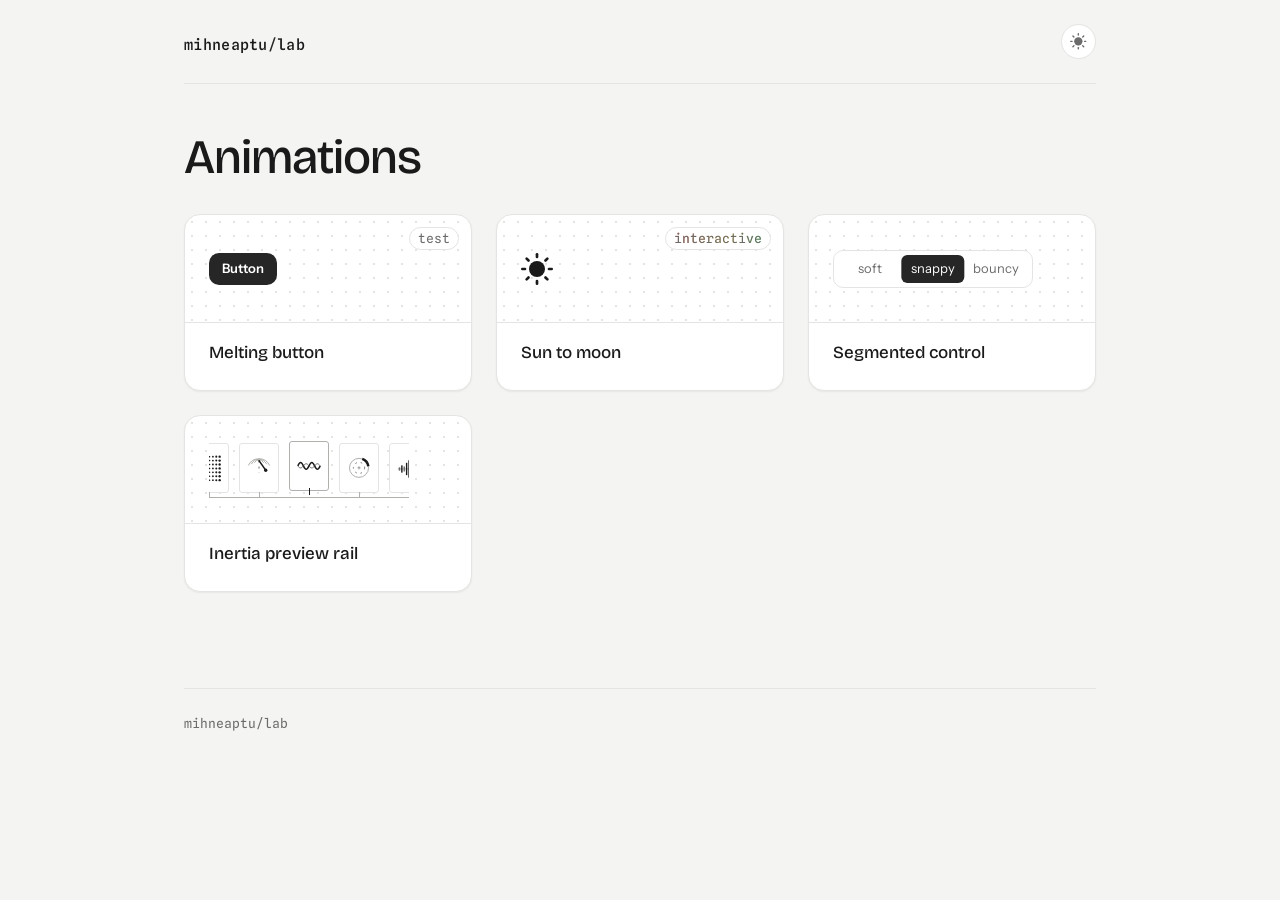
<file: index.html>
<!DOCTYPE html>
<html lang="en">
<head>
  <meta charset="UTF-8">
  <meta name="viewport" content="width=device-width, initial-scale=1.0">
  <title>mihneaptu/lab</title>
  <link rel="icon" type="image/svg+xml" href="favicon.svg">

  <link rel="preconnect" href="https://fonts.googleapis.com">
  <link rel="preconnect" href="https://fonts.gstatic.com" crossorigin>
  <link href="https://fonts.googleapis.com/css2?family=Bricolage+Grotesque:opsz,wght@12..96,400..800&family=Instrument+Sans:wght@400;500;600&family=Spline+Sans+Mono:wght@400;500&display=swap" rel="stylesheet">

  <!-- Sets the theme BEFORE the page paints, so there's no flash of the
       wrong colors. Your last choice wins; otherwise the OS preference. -->
  <script>
    document.documentElement.dataset.theme =
      localStorage.getItem("theme") ||
      (matchMedia("(prefers-color-scheme: dark)").matches ? "dark" : "light");
  </script>

  <link rel="stylesheet" href="styles/tokens.css">
  <link rel="stylesheet" href="styles/base.css">
  <!-- Loaded here only to draw the live miniature inside the melting-button card -->
  <link rel="stylesheet" href="animations/melting-button/buttons.css">

  <style>
    /* Layout that only the homepage needs */
    .hero { padding: var(--space-7) 0 var(--space-6); }

    /* The sun-moon card's miniature rides the header chip's tt- classes
       for its poses and choreography; it only needs specimen size
       instead of chip size. */
    .card-sky {
      width: 32px;
      height: 32px;
    }

    /* The card's name dresses for the sky too. The exhibit wakes up
       matching the theme, so each phrase promises the morph you'll
       actually get when you open it: land on a moon, and the first
       click plays moon-to-sun. */
    .sky-name-night { display: none; }
    [data-theme="dark"] .sky-name-day { display: none; }
    [data-theme="dark"] .sky-name-night { display: inline; }

    /* Hovering (or keyboard-focusing) the card plays the very morph its
       name promises, as a preview: on a light page the little sun gives
       way to the moon; leave, and the return morph brings the current
       sky back. Poses and clocks are the chip's own nightfall numbers
       from base.css — same destination, same tempo — only with the
       delays 0-based: --tt-hold schedules a morph under the theme
       reveal's sweep, and a pointer is its own cue. */
    .component-card:hover .card-sky .tt-rays,
    .component-card:focus-visible .card-sky .tt-rays {
      rotate: 45deg;
      scale: 0.25;
      transition-duration: 100ms;
      transition-delay: 0ms;
    }

    .component-card:hover .card-sky .tt-disc,
    .component-card:focus-visible .card-sky .tt-disc {
      transform: scale(1.75);
      transition-duration: 215ms;
      transition-delay: 15ms;
    }

    .component-card:hover .card-sky .tt-bite,
    .component-card:focus-visible .card-sky .tt-bite {
      transform: translate(-15.7px, 0);
      transition-duration: 145ms;
      transition-delay: 50ms;
    }

    /* At night the promise runs the other way — "Moon to sun" — so the
       hover pose is the sun: crescent heals first, rays climb out last,
       on the sunrise clocks (overshoot ease and all). These outweigh
       the moon-pose hover rules above via the [data-theme] hook, the
       same way base.css's dark pose outweighs its light one. The full
       shorthand is restated because the dark pose overrides duration
       and delay, and sunrise needs its own back. */
    [data-theme="dark"] .component-card:hover .card-sky .tt-rays,
    [data-theme="dark"] .component-card:focus-visible .card-sky .tt-rays {
      rotate: 0deg;
      scale: 1;
      transition: scale 200ms cubic-bezier(0.34, 1.3, 0.64, 1) 85ms,
                  rotate 100ms cubic-bezier(0.65, 0, 0.35, 1) 85ms;
    }

    [data-theme="dark"] .component-card:hover .card-sky .tt-disc,
    [data-theme="dark"] .component-card:focus-visible .card-sky .tt-disc {
      transform: none;
      transition: transform 240ms cubic-bezier(0.65, 0, 0.35, 1) 25ms;
    }

    [data-theme="dark"] .component-card:hover .card-sky .tt-bite,
    [data-theme="dark"] .component-card:focus-visible .card-sky .tt-bite {
      transform: none;
      transition: transform 240ms cubic-bezier(0.65, 0, 0.35, 1) 0ms;
    }

    /* The stage flips with its sky — but not as a crossfade: fading
       (dark box, light ink) into (light box, dark ink) drags both
       through the same middle grays, so the icon spent the fade's whole
       midsection invisible against its own background and popped back
       in near the end — read as a teleport. Instead the other sky
       arrives the way the exhibit's does: as a circle blooming out of
       the sun/moon itself (a ::after layer carrying the opposite
       theme's surface AND dot grid, clip-path doing the travel), and
       shrinking back into it on the way out. The ink flips only while
       the edge is crossing the icon, so it never fights a gray: at
       once going in (the bloom starts here), held to the end coming
       back (the edge returns here last, ~210ms into the retreat). */
    .sky-card .card-preview {
      transition: border-color 240ms cubic-bezier(0.65, 0, 0.35, 1),
                  color var(--speed-color) ease 140ms;
    }

    .sky-card .card-preview::after {
      content: "";
      position: absolute;
      inset: 0;
      /* The opposite sky, dots and all. Unlike the ::before dot layer
         this one is allowed to be a plain gradient pattern (which
         can't fade): nothing here ever changes color, it only travels. */
      background-color: var(--surface-dark);
      background-image: radial-gradient(var(--line-dark) 1px, transparent 1px);
      background-size: 14px 14px;
      /* 40px 50% = the icon's center (24px stage padding + half of the
         32px icon); a 150% radius clears the far corner at any width */
      clip-path: circle(0% at 40px 50%);
      transition: clip-path 240ms cubic-bezier(0.65, 0, 0.35, 1);
    }

    /* base.css already lifts the stage's children above the ::before
       dots; one more step keeps them above the traveling sky too. */
    .sky-card .card-preview > * {
      z-index: 1;
    }

    .sky-card:hover .card-preview,
    .sky-card:focus-visible .card-preview {
      border-color: var(--line-dark);
      color: var(--ink-dark);
      /* in-clocks: the bloom starts at the icon — flip the ink at once */
      transition: border-color 240ms cubic-bezier(0.65, 0, 0.35, 1),
                  color var(--speed-color) ease;
    }

    .sky-card:hover .card-preview::after,
    .sky-card:focus-visible .card-preview::after {
      clip-path: circle(150% at 40px 50%);
    }

    [data-theme="dark"] .sky-card .card-preview::after {
      background-color: var(--surface-light);
      background-image: radial-gradient(var(--line-light) 1px, transparent 1px);
    }

    [data-theme="dark"] .sky-card:hover .card-preview,
    [data-theme="dark"] .sky-card:focus-visible .card-preview {
      border-color: var(--line-light);
      color: var(--ink-light);
    }

    /* The corner tag rides above the flip as page chrome, but a solid
       dark chip parked on the lit stage read as a hole — so it dresses
       for the stage: light-mode clothes on the light box. The chip's
       box flips fast (80ms), waiting 120ms for the bloom to reach the
       corner going in and snapping back early coming out (a shrinking
       circle uncovers the corner first): any slower a crossfade and
       the box meets the arriving sky in the same middle gray. */
    .sky-card .card-tag {
      transition: background-color 80ms ease, border-color 80ms ease;
    }

    .sky-card:hover .card-tag,
    .sky-card:focus-visible .card-tag {
      background: var(--surface-dark);
      border-color: var(--line-dark);
      transition-delay: 120ms;
    }

    [data-theme="dark"] .sky-card:hover .card-tag,
    [data-theme="dark"] .sky-card:focus-visible .card-tag {
      background: var(--surface-light);
      border-color: var(--line-light);
    }

    /* The rainbow span's ink is NOT re-clocked: it keeps riding
       base.css's 400ms -webkit-text-fill-color fade — the hover tint's
       fade-in and fade-out live on that clock. These rules only hand
       the fade different destinations: the opposite sky's muted ink
       while the card is hovered, and its 55% tint under the pointer.
       The ink doesn't need the chip's fast flip: the chip's background
       races through the dangerous middle grays in 80ms, so the slowly
       recoloring ink never meets it there. */
    .sky-card:hover .card-tag-rainbow,
    .sky-card:focus-visible .card-tag-rainbow {
      -webkit-text-fill-color: var(--ink-muted-dark);
    }

    [data-theme="dark"] .sky-card:hover .card-tag-rainbow,
    [data-theme="dark"] .sky-card:focus-visible .card-tag-rainbow {
      -webkit-text-fill-color: var(--ink-muted-light);
    }

    /* The tint, restated per stage-side: base.css's own hover/tap
       rules tie with the hue rules above and lose by order, so these
       take over at higher specificity with the flipped hue mixed in. */
    @media (hover: hover) {
      .sky-card:hover .card-tag:hover .card-tag-rainbow {
        -webkit-text-fill-color: color-mix(in srgb, var(--ink-muted-dark) 55%, transparent);
      }

      [data-theme="dark"] .sky-card:hover .card-tag:hover .card-tag-rainbow {
        -webkit-text-fill-color: color-mix(in srgb, var(--ink-muted-light) 55%, transparent);
      }
    }

    /* Touch's tap-to-light: a tap also sticks :hover to the card (the
       tag's preventDefault keeps us on the page), so the stuck-flipped
       stage needs the tint in the flipped hue too. */
    .sky-card:hover .card-tag.is-lit .card-tag-rainbow {
      -webkit-text-fill-color: color-mix(in srgb, var(--ink-muted-dark) 55%, transparent);
    }

    [data-theme="dark"] .sky-card:hover .card-tag.is-lit .card-tag-rainbow {
      -webkit-text-fill-color: color-mix(in srgb, var(--ink-muted-light) 55%, transparent);
    }

    /* The segmented-control card's miniature: a live echo of the
       exhibit's resting pose (thumb parked on snappy, the middle
       preset), not a still. Hovering or keyboard-focusing the card
       slides the thumb to the last segment on the exhibit's overshoot
       ease — a small promise of the spring waiting inside — and the
       labels retint mid-flight, on the same trailing clock the exhibit
       uses for its own ink swap. */
    .seg-mini {
      --pad: 4px;
      position: relative;
      display: grid;
      grid-template-columns: repeat(3, 1fr);
      width: 200px;
      padding: var(--pad);
      background: var(--surface);
      border: 1px solid var(--line);
      border-radius: var(--radius-md);
      font-family: var(--font-body); /* the exhibit's own face */
      font-size: var(--text-xs);
      line-height: 1;
    }

    .seg-mini-thumb {
      position: absolute;
      top: var(--pad);
      bottom: var(--pad);
      left: var(--pad);
      width: calc((100% - 2 * var(--pad)) / 3);
      background: var(--accent);
      border-radius: var(--radius-sm);
      transform: translateX(100%);
      transition: transform 520ms cubic-bezier(0.34, 1.3, 0.64, 1);
    }

    .component-card:hover .seg-mini-thumb,
    .component-card:focus-visible .seg-mini-thumb {
      transform: translateX(200%);
    }

    .seg-mini-option {
      position: relative;
      z-index: 1;
      display: grid;
      place-items: center;
      height: 28px;
      color: var(--ink-muted);
      transition: color 160ms ease 120ms;
    }

    .seg-mini .is-on {
      color: var(--accent-contrast);
    }

    .component-card:hover .seg-mini .is-on,
    .component-card:focus-visible .seg-mini .is-on {
      color: var(--ink-muted);
    }

    .component-card:hover .seg-mini-option:last-child,
    .component-card:focus-visible .seg-mini-option:last-child {
      color: var(--accent-contrast);
    }

    /* The rail card's miniature: the strip itself at 1:5 or so — real
       panels from the exhibit standing on the same traveling hairline,
       stems and all, with the selected one lifted. Hovering or
       keyboard-focusing the card slides the strip one preview over on
       the seg-mini's overshoot ease (the closest a transition gets to
       the spring inside), and the lift hands to the next panel the way
       the exhibit's selection does. */
    .rail-mini {
      position: relative;
      width: 200px;
      height: 58px; /* 2px of lift headroom + 50px panel + 5px stem + line */
      overflow: hidden;
    }

    .rail-mini-track {
      position: absolute;
      top: 2px;
      left: 0;
      display: flex;
      gap: 10px;
      width: max-content;
      transform: translateX(-20px); /* centers panel 3 in the 200px window */
      transition: transform 520ms cubic-bezier(0.34, 1.3, 0.64, 1);
    }

    .component-card:hover .rail-mini-track,
    .component-card:focus-visible .rail-mini-track {
      transform: translateX(-70px); /* one panel-plus-gap to the left */
    }

    /* The hairline rides the track, like the exhibit's: the strip is
       finite furniture, and both of its ends stay off this little
       stage in both poses. */
    .rail-mini-track::before {
      content: "";
      position: absolute;
      left: -8px;
      right: -8px;
      bottom: -5px;
      height: 1px;
      background: var(--line-strong);
    }

    .rail-mini-item {
      position: relative; /* anchors the stem */
      flex: 0 0 auto;
      width: 40px;
      aspect-ratio: 4 / 5; /* the exhibit's panel, at token scale */
      padding: 5px;
      background: var(--surface);
      border: 1px solid var(--line);
      border-radius: 3px; /* radius-lg at this panel's scale */
      transition: transform 240ms ease,
                  border-color 240ms ease;
    }

    /* The stem pinning each panel to the hairline; the lifted panel's
       stretches the same 2px so the tether never breaks. */
    .rail-mini-item::after {
      content: "";
      position: absolute;
      left: 50%;
      bottom: -5px;
      width: 1px;
      height: 5px;
      background: var(--line-strong);
      transition: height 240ms ease,
                  background-color 240ms ease;
    }

    .rail-mini .is-mid {
      transform: translateY(-2px);
      border-color: var(--line-strong);
    }

    .rail-mini .is-mid::after {
      height: 7px;
      background: var(--ink);
    }

    /* The handoff: the resting selection drops back as the next panel
       takes the lift, both on the exhibit's own 240ms clock. */
    .component-card:hover .rail-mini .is-mid,
    .component-card:focus-visible .rail-mini .is-mid {
      transform: none;
      border-color: var(--line);
    }

    .component-card:hover .rail-mini .is-mid::after,
    .component-card:focus-visible .rail-mini .is-mid::after {
      height: 5px;
      background: var(--line-strong);
    }

    .component-card:hover .rail-mini-item:nth-child(4),
    .component-card:focus-visible .rail-mini-item:nth-child(4) {
      transform: translateY(-2px);
      border-color: var(--line-strong);
    }

    .component-card:hover .rail-mini-item:nth-child(4)::after,
    .component-card:focus-visible .rail-mini-item:nth-child(4)::after {
      height: 7px;
      background: var(--ink);
    }

    /* The exhibit's six paint roles, so the artworks dress themselves.
       Strokes carry vector-effect in the markup and stay hairline at
       this scale; fills shrink with the panels, thinning the halftone
       and waveform into texture — which is what a preview of a preview
       should be. */
    .rail-mini svg {
      display: block;
      width: 100%;
      height: 100%;
    }

    .rail-mini svg .hair   { stroke: var(--line-strong); stroke-width: 1; }
    .rail-mini svg .mute   { stroke: var(--ink-muted);   stroke-width: 1; }
    .rail-mini svg .ink    { stroke: var(--ink); }
    .rail-mini svg .solid  { fill: var(--ink); }
    .rail-mini svg .soft   { fill: var(--ink-muted); }
    .rail-mini svg .accent { fill: var(--accent); }

    .rail-mini svg :where(.hair, .mute, .ink) {
      fill: none;
    }
  </style>
</head>
<body>

  <div class="container">

    <header class="lab-header">
      <!-- Two quiet links sharing one wordmark: the name goes to GitHub,
           the rest brings you home. No space between them on purpose. -->
      <!-- On hover of the name: the "/" stands up, "lab" slides left into
           it and vanishes, then the GitHub mark slides out of the line the
           other way (left to right) into the space "lab" left behind. -->
      <span class="wordmark"><a href="https://github.com/mihneaptu">mihneaptu</a><span class="tick" aria-hidden="true">/</span><a class="home" href="index.html"><span>lab</span></a><span class="octo-hold" aria-hidden="true"></span><a class="octo" href="https://github.com/mihneaptu/lab" aria-label="GitHub repository"><svg aria-hidden="true" viewBox="0 0 16 16" fill="currentColor"><path d="M8 0C3.58 0 0 3.58 0 8c0 3.54 2.29 6.53 5.47 7.59.4.07.55-.17.55-.38 0-.19-.01-.82-.01-1.49-2.01.37-2.53-.49-2.69-.94-.09-.23-.48-.94-.82-1.13-.28-.15-.68-.52-.01-.53.63-.01 1.08.58 1.23.82.72 1.21 1.87.87 2.33.66.07-.52.28-.87.51-1.07-1.78-.2-3.64-.89-3.64-3.95 0-.87.31-1.59.82-2.15-.08-.2-.36-1.02.08-2.12 0 0 .67-.21 2.2.82.64-.18 1.32-.27 2-.27s1.36.09 2 .27c1.53-1.04 2.2-.82 2.2-.82.44 1.1.16 1.92.08 2.12.51.56.82 1.27.82 2.15 0 3.07-1.87 3.75-3.65 3.95.29.25.54.73.54 1.48 0 1.07-.01 1.93-.01 2.2 0 .21.15.46.55.38A8.01 8.01 0 0 0 16 8c0-4.42-3.58-8-8-8z"/></svg></a><span class="octo-stars" aria-hidden="true"></span></span>
      <!-- The theme switch is the sun-moon exhibit's morph in miniature,
           and icon-only: the icon IS the current sky. Click the sun and
           its rays sink into the swelling disc while the mask's bite
           circle carves the crescent — and the lab goes dark with it.
           CSS keys the poses off <html data-theme>, so flipping the
           theme is what plays the animation. -->
      <button class="theme-toggle" type="button" aria-label="Switch color theme">
        <svg class="tt-sky" viewBox="0 0 24 24" aria-hidden="true">
          <mask id="tt-crescent">
            <rect x="0" y="0" width="24" height="24" fill="white" />
            <circle class="tt-bite" cx="33" cy="10.5" r="9" fill="black" />
          </mask>
          <g mask="url(#tt-crescent)">
            <g class="tt-rays" stroke="currentColor" stroke-width="2" stroke-linecap="round">
              <line x1="12" y1="1"     x2="12"    y2="3" />
              <line x1="12" y1="21"    x2="12"    y2="23" />
              <line x1="1"  y1="12"    x2="3"     y2="12" />
              <line x1="21" y1="12"    x2="23"    y2="12" />
              <line x1="4.22"  y1="4.22"  x2="5.64"  y2="5.64" />
              <line x1="18.36" y1="18.36" x2="19.78" y2="19.78" />
              <line x1="4.22"  y1="19.78" x2="5.64"  y2="18.36" />
              <line x1="18.36" y1="5.64"  x2="19.78" y2="4.22" />
            </g>
            <circle class="tt-disc" cx="12" cy="12" r="6" fill="currentColor" />
          </g>
        </svg>
      </button>
    </header>

    <main>

      <section class="hero">
        <h1 class="page-title">Animations</h1>
      </section>

      <div class="card-grid">

        <a class="component-card" href="animations/melting-button/index.html">
          <span class="card-tag">test</span>
          <div class="card-preview" aria-hidden="true">
            <span class="btn btn-primary btn-sm">Button</span>
          </div>
          <div class="card-body">
            <p class="card-name">Melting button</p>
          </div>
        </a>

        <a class="component-card sky-card" href="animations/sun-moon/index.html">
          <span class="card-tag"><span class="card-tag-rainbow">interactive</span></span>
          <div class="card-preview" aria-hidden="true">
            <!-- A live miniature of the specimen, not a still: the same
                 markup as the header chip, so the tt- classes dress it
                 for the current sky. On a theme flip it morphs on its
                 own cue, not the chip's — theme.js times it (--tt-hold)
                 so the reveal's sweep catches it mid-morph: the wipe
                 uncovers a sun already giving way to the moon, never
                 one that finished changing under cover. It carries its
                 own mask id — the header owns #tt-crescent, and two
                 masks can't share one name on the same page. -->
            <svg class="tt-sky card-sky" viewBox="0 0 24 24">
              <mask id="card-crescent">
                <rect x="0" y="0" width="24" height="24" fill="white" />
                <circle class="tt-bite" cx="33" cy="10.5" r="9" fill="black" />
              </mask>
              <g mask="url(#card-crescent)">
                <g class="tt-rays" stroke="currentColor" stroke-width="2" stroke-linecap="round">
                  <line x1="12" y1="1"     x2="12"    y2="3" />
                  <line x1="12" y1="21"    x2="12"    y2="23" />
                  <line x1="1"  y1="12"    x2="3"     y2="12" />
                  <line x1="21" y1="12"    x2="23"    y2="12" />
                  <line x1="4.22"  y1="4.22"  x2="5.64"  y2="5.64" />
                  <line x1="18.36" y1="18.36" x2="19.78" y2="19.78" />
                  <line x1="4.22"  y1="19.78" x2="5.64"  y2="18.36" />
                  <line x1="18.36" y1="5.64"  x2="19.78" y2="4.22" />
                </g>
                <circle class="tt-disc" cx="12" cy="12" r="6" fill="currentColor" />
              </g>
            </svg>
          </div>
          <div class="card-body">
            <!-- Two names, one visible at a time (the style block keys
                 them off data-theme) — the card tells the truth about
                 which way the morph will run from the current sky. -->
            <p class="card-name"><span class="sky-name-day">Sun to moon</span><span class="sky-name-night">Moon to sun</span></p>
          </div>
        </a>

        <a class="component-card" href="animations/segmented-control/index.html">
          <div class="card-preview" aria-hidden="true">
            <!-- A live miniature of the specimen, like the sun-moon
                 card's sky: the exhibit's real resting pose (thumb on
                 the middle preset), sliding on card hover. pointer-events
                 on the preview are none, so it stays scenery — the whole
                 card is the link. -->
            <span class="seg-mini">
              <span class="seg-mini-thumb"></span>
              <span class="seg-mini-option">soft</span>
              <span class="seg-mini-option is-on">snappy</span>
              <span class="seg-mini-option">bouncy</span>
            </span>
          </div>
          <div class="card-body">
            <p class="card-name">Segmented control</p>
          </div>
        </a>

        <a class="component-card" href="animations/inertia-preview-rail/index.html">
          <div class="card-preview" aria-hidden="true">
            <!-- A live miniature of the specimen: six of the exhibit's
                 real artworks on the real strip anatomy (hairline,
                 stems, the lifted selection), sliding one preview over
                 on card hover. The styles live in the block above. -->
            <span class="rail-mini">
              <span class="rail-mini-track">
                <span class="rail-mini-item">
                  <svg viewBox="0 0 100 125" aria-hidden="true">
                    <g class="solid">
                      <circle cx="16" cy="22" r="1.2"/><circle cx="28" cy="22" r="1.7"/>
                      <circle cx="40" cy="22" r="2.2"/><circle cx="52" cy="22" r="2.7"/>
                      <circle cx="64" cy="22" r="3.2"/><circle cx="76" cy="22" r="3.7"/>
                      <circle cx="88" cy="22" r="4.2"/>
                      <circle cx="16" cy="36" r="1.2"/><circle cx="28" cy="36" r="1.7"/>
                      <circle cx="40" cy="36" r="2.2"/><circle cx="52" cy="36" r="2.7"/>
                      <circle cx="64" cy="36" r="3.2"/><circle cx="76" cy="36" r="3.7"/>
                      <circle cx="88" cy="36" r="4.2"/>
                      <circle cx="16" cy="50" r="1.2"/><circle cx="28" cy="50" r="1.7"/>
                      <circle cx="40" cy="50" r="2.2"/><circle cx="52" cy="50" r="2.7"/>
                      <circle cx="64" cy="50" r="3.2"/><circle cx="76" cy="50" r="3.7"/>
                      <circle cx="88" cy="50" r="4.2"/>
                      <circle cx="16" cy="64" r="1.2"/><circle cx="28" cy="64" r="1.7"/>
                      <circle cx="40" cy="64" r="2.2"/><circle cx="52" cy="64" r="2.7"/>
                      <circle cx="64" cy="64" r="3.2"/><circle cx="76" cy="64" r="3.7"/>
                      <circle cx="88" cy="64" r="4.2"/>
                      <circle cx="16" cy="78" r="1.2"/><circle cx="28" cy="78" r="1.7"/>
                      <circle cx="40" cy="78" r="2.2"/><circle cx="52" cy="78" r="2.7"/>
                      <circle cx="64" cy="78" r="3.2"/><circle cx="76" cy="78" r="3.7"/>
                      <circle cx="88" cy="78" r="4.2"/>
                      <circle cx="16" cy="92" r="1.2"/><circle cx="28" cy="92" r="1.7"/>
                      <circle cx="40" cy="92" r="2.2"/><circle cx="52" cy="92" r="2.7"/>
                      <circle cx="64" cy="92" r="3.2"/><circle cx="76" cy="92" r="3.7"/>
                      <circle cx="88" cy="92" r="4.2"/>
                      <circle cx="16" cy="106" r="1.2"/><circle cx="28" cy="106" r="1.7"/>
                      <circle cx="40" cy="106" r="2.2"/><circle cx="52" cy="106" r="2.7"/>
                      <circle cx="64" cy="106" r="3.2"/><circle cx="76" cy="106" r="3.7"/>
                      <circle cx="88" cy="106" r="4.2"/>
                    </g>
                  </svg>
                </span>
                <span class="rail-mini-item">
                  <svg viewBox="0 0 100 125" aria-hidden="true">
                    <path class="hair" d="M 33.7 43.6 A 18 18 0 0 1 66.3 43.6"
                          vector-effect="non-scaling-stroke"/>
                    <path class="hair" d="M 22.8 48.7 A 30 30 0 0 1 77.2 48.7"
                          vector-effect="non-scaling-stroke"/>
                    <path class="hair" d="M 11.9 53.7 A 42 42 0 0 1 88.1 53.7"
                          vector-effect="non-scaling-stroke"/>
                    <path class="mute" d="M 50 36 L 50 80" stroke-dasharray="2 4"
                          vector-effect="non-scaling-stroke"/>
                    <path class="ink" d="M 50 36 L 74.1 70.4" stroke-width="1.5"
                          vector-effect="non-scaling-stroke"/>
                    <circle class="solid" cx="74.1" cy="70.4" r="6"/>
                    <circle class="solid" cx="50" cy="36" r="2.5"/>
                  </svg>
                </span>
                <span class="rail-mini-item is-mid">
                  <svg viewBox="0 0 100 125" aria-hidden="true">
                    <path class="ink" stroke-width="1.5"
                          d="M 10 62 C 17.3 46 22.7 46 30 62 C 37.3 78 42.7 78 50 62
                             C 57.3 46 62.7 46 70 62 C 77.3 78 82.7 78 90 62"
                          vector-effect="non-scaling-stroke"/>
                    <path class="mute"
                          d="M 10 62 C 17.3 72 22.7 72 30 62 C 37.3 52 42.7 52 50 62
                             C 57.3 72 62.7 72 70 62 C 77.3 52 82.7 52 90 62"
                          vector-effect="non-scaling-stroke"/>
                    <circle class="solid" cx="30" cy="62" r="2"/>
                    <circle class="solid" cx="50" cy="62" r="2"/>
                    <circle class="solid" cx="70" cy="62" r="2"/>
                  </svg>
                </span>
                <span class="rail-mini-item">
                  <svg viewBox="0 0 100 125" aria-hidden="true">
                    <circle class="hair" cx="50" cy="62" r="34"
                            vector-effect="non-scaling-stroke"/>
                    <circle class="mute" cx="50" cy="62" r="20" stroke-dasharray="1.5 4"
                            vector-effect="non-scaling-stroke"/>
                    <path class="ink" stroke-width="2.5"
                          d="M 61.6 30.1 A 34 34 0 0 1 83.5 56.1"
                          vector-effect="non-scaling-stroke"/>
                    <rect class="accent" x="74.9" y="39.5" width="6" height="6"/>
                    <path class="hair" d="M 50 56 L 50 68 M 44 62 L 56 62"
                          vector-effect="non-scaling-stroke"/>
                    <circle class="solid" cx="50" cy="62" r="1.5"/>
                  </svg>
                </span>
                <span class="rail-mini-item">
                  <svg viewBox="0 0 100 125" aria-hidden="true">
                    <path class="hair" d="M 10 66 L 90 66"
                          vector-effect="non-scaling-stroke"/>
                    <rect class="soft"  x="13.5" y="60" width="5" height="12"/>
                    <rect class="solid" x="22"   y="53" width="5" height="26"/>
                    <rect class="soft"  x="30.5" y="57" width="5" height="18"/>
                    <rect class="solid" x="39"   y="44" width="5" height="44"/>
                    <rect class="accent" x="47.5" y="35" width="5" height="62"/>
                    <rect class="solid" x="56"   y="49" width="5" height="34"/>
                    <rect class="soft"  x="64.5" y="42" width="5" height="48"/>
                    <rect class="solid" x="73"   y="56" width="5" height="20"/>
                    <rect class="soft"  x="81.5" y="51" width="5" height="30"/>
                  </svg>
                </span>
                <span class="rail-mini-item">
                  <svg viewBox="0 0 100 125" aria-hidden="true">
                    <path class="hair" d="M 14 98 L 90 98"
                          vector-effect="non-scaling-stroke"/>
                    <rect class="solid" x="22" y="34" width="26" height="64"/>
                    <rect class="hair" x="56" y="50" width="30" height="30"
                          stroke-width="1.5" vector-effect="non-scaling-stroke"/>
                    <path class="hair" d="M 48 66 L 56 66"
                          vector-effect="non-scaling-stroke"/>
                    <path class="mute" d="M 71 80 L 71 98" stroke-dasharray="2 3"
                          vector-effect="non-scaling-stroke"/>
                    <circle class="soft" cx="86" cy="50" r="1.5"/>
                  </svg>
                </span>
              </span>
            </span>
          </div>
          <div class="card-body">
            <p class="card-name">Inertia preview rail</p>
          </div>
        </a>

      </div>

    </main>

    <footer class="lab-footer">
      <!-- The same destination as the header's hidden cat, but reachable
           on touch screens, where hover doesn't exist. -->
      <a href="https://github.com/mihneaptu/lab">mihneaptu/lab</a>
    </footer>

  </div>

  <script src="scripts/theme.js"></script>
  <script src="scripts/octo-stars.js"></script>
  <script src="scripts/haptics.js"></script>
  <script src="scripts/rainbow-tag.js"></script>
  <script src="scripts/title-lean.js"></script>

</body>
</html>
</file>
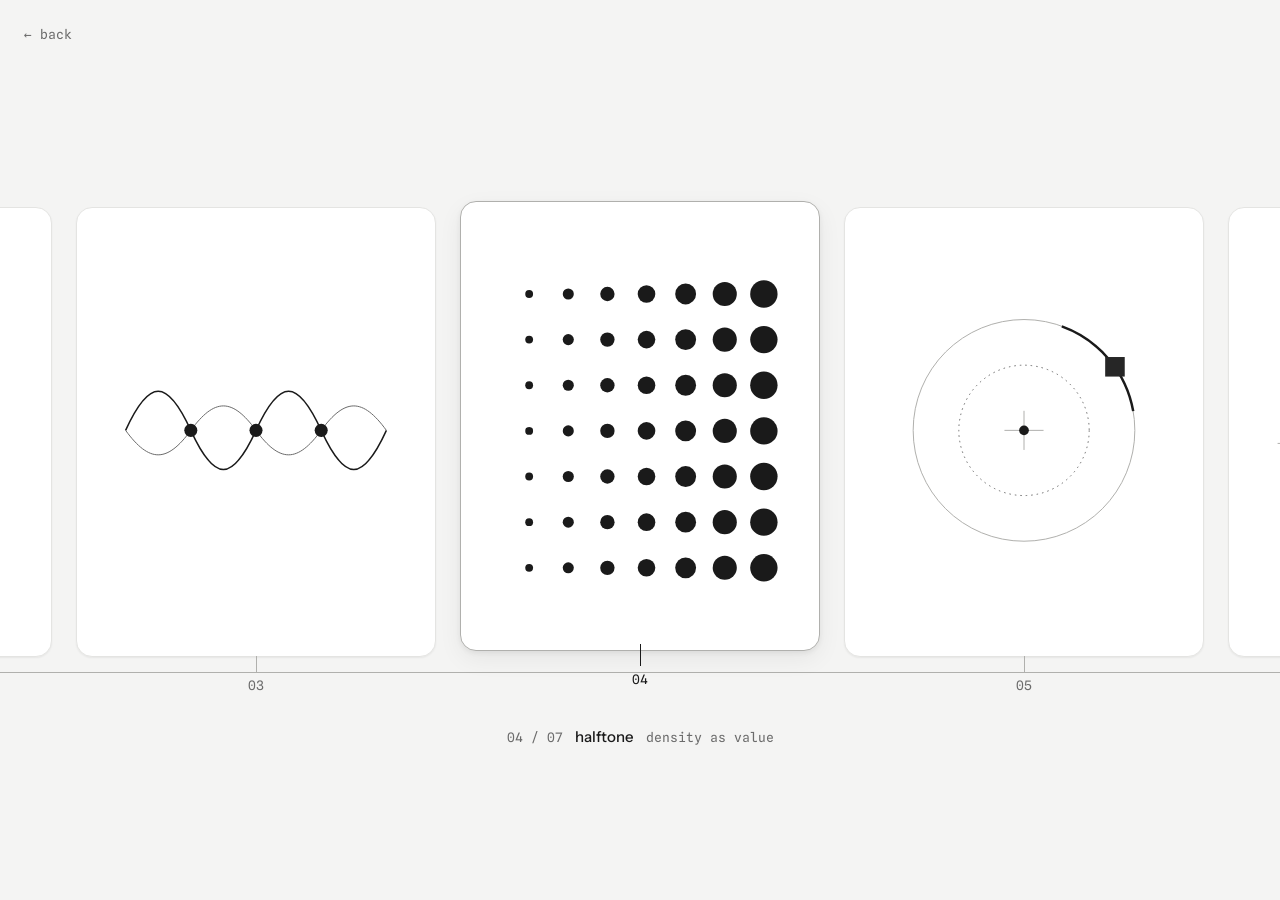
<file: animations/inertia-preview-rail/index.html>
<!DOCTYPE html>
<html lang="en">
<head>
  <meta charset="UTF-8">
  <meta name="viewport" content="width=device-width, initial-scale=1.0">
  <title>Inertia preview rail · mihneaptu/lab</title>
  <link rel="icon" type="image/svg+xml" href="../../favicon.svg">

  <link rel="preconnect" href="https://fonts.googleapis.com">
  <link rel="preconnect" href="https://fonts.gstatic.com" crossorigin>
  <link href="https://fonts.googleapis.com/css2?family=Instrument+Sans:wght@400;500;600&family=Spline+Sans+Mono:wght@400;500&display=swap" rel="stylesheet">

  <!-- Sets the theme BEFORE the page paints, so there's no flash of the
       wrong colors. Your last choice wins; otherwise the OS preference. -->
  <script>
    document.documentElement.dataset.theme =
      localStorage.getItem("theme") ||
      (matchMedia("(prefers-color-scheme: dark)").matches ? "dark" : "light");
  </script>

  <link rel="stylesheet" href="../../styles/tokens.css">
  <link rel="stylesheet" href="../../styles/base.css">
  <link rel="stylesheet" href="styles.css">

  <script src="script.js" defer></script>
</head>
<body>

  <a class="back-link" href="../../index.html">&larr; back</a>

  <main class="rail-specimen">
    <!-- The exhibit needs no visible title, but its outline does: the
         listbox is the page's one landmark, and a main with no h1 is a
         skipped level for anyone navigating by headings. -->
    <h1 class="visually-hidden">Inertia preview rail</h1>

    <!-- A listbox with roving tabindex: arrows move selection AND focus
         together, Home/End jump to the ends. The strip itself is dragged,
         swiped, or wheeled; release hands its measured velocity to one
         spring, which settles the nearest preview into the center. -->
    <div class="rail" data-preview-rail role="listbox"
         aria-label="Abstract previews" aria-orientation="horizontal">
      <div class="rail-track" data-rail-track>

        <figure class="rail-item" data-rail-item role="option"
                aria-selected="false" aria-posinset="1" aria-setsize="7"
                tabindex="-1" aria-label="pendulum"
                data-name="pendulum" data-note="momentum, conserved">
          <svg viewBox="0 0 100 125" aria-hidden="true">
            <path class="hair" d="M 33.7 43.6 A 18 18 0 0 1 66.3 43.6"
                  vector-effect="non-scaling-stroke"/>
            <path class="hair" d="M 22.8 48.7 A 30 30 0 0 1 77.2 48.7"
                  vector-effect="non-scaling-stroke"/>
            <path class="hair" d="M 11.9 53.7 A 42 42 0 0 1 88.1 53.7"
                  vector-effect="non-scaling-stroke"/>
            <path class="mute" d="M 50 36 L 50 80" stroke-dasharray="2 4"
                  vector-effect="non-scaling-stroke"/>
            <path class="ink" d="M 50 36 L 74.1 70.4" stroke-width="1.5"
                  vector-effect="non-scaling-stroke"/>
            <circle class="solid" cx="74.1" cy="70.4" r="6"/>
            <circle class="solid" cx="50" cy="36" r="2.5"/>
          </svg>
          <span class="rail-item-no" aria-hidden="true">01</span>
        </figure>

        <figure class="rail-item" data-rail-item role="option"
                aria-selected="false" aria-posinset="2" aria-setsize="7"
                tabindex="-1" aria-label="strata"
                data-name="strata" data-note="rhythm in layers">
          <svg viewBox="0 0 100 125" aria-hidden="true">
            <rect class="solid" x="14" y="23" width="60" height="2"/>
            <rect class="soft"  x="26" y="34" width="48" height="2"/>
            <rect class="solid" x="14" y="45" width="70" height="2"/>
            <rect class="soft"  x="20" y="56" width="34" height="2"/>
            <rect class="accent" x="14" y="67" width="52" height="6"/>
            <rect class="soft"  x="30" y="82" width="44" height="2"/>
            <rect class="solid" x="14" y="93" width="64" height="2"/>
            <rect class="soft"  x="22" y="104" width="38" height="2"/>
          </svg>
          <span class="rail-item-no" aria-hidden="true">02</span>
        </figure>

        <figure class="rail-item" data-rail-item role="option"
                aria-selected="false" aria-posinset="3" aria-setsize="7"
                tabindex="-1" aria-label="phase"
                data-name="phase" data-note="two signals, one beat">
          <svg viewBox="0 0 100 125" aria-hidden="true">
            <path class="ink" stroke-width="1.5"
                  d="M 10 62 C 17.3 46 22.7 46 30 62 C 37.3 78 42.7 78 50 62
                     C 57.3 46 62.7 46 70 62 C 77.3 78 82.7 78 90 62"
                  vector-effect="non-scaling-stroke"/>
            <path class="mute"
                  d="M 10 62 C 17.3 72 22.7 72 30 62 C 37.3 52 42.7 52 50 62
                     C 57.3 72 62.7 72 70 62 C 77.3 52 82.7 52 90 62"
                  vector-effect="non-scaling-stroke"/>
            <circle class="solid" cx="30" cy="62" r="2"/>
            <circle class="solid" cx="50" cy="62" r="2"/>
            <circle class="solid" cx="70" cy="62" r="2"/>
          </svg>
          <span class="rail-item-no" aria-hidden="true">03</span>
        </figure>

        <figure class="rail-item" data-rail-item role="option"
                aria-selected="true" aria-posinset="4" aria-setsize="7"
                tabindex="0" aria-label="halftone"
                data-name="halftone" data-note="density as value">
          <svg viewBox="0 0 100 125" aria-hidden="true">
            <g class="solid">
              <circle cx="16" cy="22" r="1.2"/><circle cx="28" cy="22" r="1.7"/>
              <circle cx="40" cy="22" r="2.2"/><circle cx="52" cy="22" r="2.7"/>
              <circle cx="64" cy="22" r="3.2"/><circle cx="76" cy="22" r="3.7"/>
              <circle cx="88" cy="22" r="4.2"/>
              <circle cx="16" cy="36" r="1.2"/><circle cx="28" cy="36" r="1.7"/>
              <circle cx="40" cy="36" r="2.2"/><circle cx="52" cy="36" r="2.7"/>
              <circle cx="64" cy="36" r="3.2"/><circle cx="76" cy="36" r="3.7"/>
              <circle cx="88" cy="36" r="4.2"/>
              <circle cx="16" cy="50" r="1.2"/><circle cx="28" cy="50" r="1.7"/>
              <circle cx="40" cy="50" r="2.2"/><circle cx="52" cy="50" r="2.7"/>
              <circle cx="64" cy="50" r="3.2"/><circle cx="76" cy="50" r="3.7"/>
              <circle cx="88" cy="50" r="4.2"/>
              <circle cx="16" cy="64" r="1.2"/><circle cx="28" cy="64" r="1.7"/>
              <circle cx="40" cy="64" r="2.2"/><circle cx="52" cy="64" r="2.7"/>
              <circle cx="64" cy="64" r="3.2"/><circle cx="76" cy="64" r="3.7"/>
              <circle cx="88" cy="64" r="4.2"/>
              <circle cx="16" cy="78" r="1.2"/><circle cx="28" cy="78" r="1.7"/>
              <circle cx="40" cy="78" r="2.2"/><circle cx="52" cy="78" r="2.7"/>
              <circle cx="64" cy="78" r="3.2"/><circle cx="76" cy="78" r="3.7"/>
              <circle cx="88" cy="78" r="4.2"/>
              <circle cx="16" cy="92" r="1.2"/><circle cx="28" cy="92" r="1.7"/>
              <circle cx="40" cy="92" r="2.2"/><circle cx="52" cy="92" r="2.7"/>
              <circle cx="64" cy="92" r="3.2"/><circle cx="76" cy="92" r="3.7"/>
              <circle cx="88" cy="92" r="4.2"/>
              <circle cx="16" cy="106" r="1.2"/><circle cx="28" cy="106" r="1.7"/>
              <circle cx="40" cy="106" r="2.2"/><circle cx="52" cy="106" r="2.7"/>
              <circle cx="64" cy="106" r="3.2"/><circle cx="76" cy="106" r="3.7"/>
              <circle cx="88" cy="106" r="4.2"/>
            </g>
          </svg>
          <span class="rail-item-no" aria-hidden="true">04</span>
        </figure>

        <figure class="rail-item" data-rail-item role="option"
                aria-selected="false" aria-posinset="5" aria-setsize="7"
                tabindex="-1" aria-label="orbit"
                data-name="orbit" data-note="a path and its traveler">
          <svg viewBox="0 0 100 125" aria-hidden="true">
            <circle class="hair" cx="50" cy="62" r="34"
                    vector-effect="non-scaling-stroke"/>
            <circle class="mute" cx="50" cy="62" r="20" stroke-dasharray="1.5 4"
                    vector-effect="non-scaling-stroke"/>
            <path class="ink" stroke-width="2.5"
                  d="M 61.6 30.1 A 34 34 0 0 1 83.5 56.1"
                  vector-effect="non-scaling-stroke"/>
            <rect class="accent" x="74.9" y="39.5" width="6" height="6"/>
            <path class="hair" d="M 50 56 L 50 68 M 44 62 L 56 62"
                  vector-effect="non-scaling-stroke"/>
            <circle class="solid" cx="50" cy="62" r="1.5"/>
          </svg>
          <span class="rail-item-no" aria-hidden="true">05</span>
        </figure>

        <figure class="rail-item" data-rail-item role="option"
                aria-selected="false" aria-posinset="6" aria-setsize="7"
                tabindex="-1" aria-label="waveform"
                data-name="waveform" data-note="an amplitude study">
          <svg viewBox="0 0 100 125" aria-hidden="true">
            <path class="hair" d="M 10 66 L 90 66"
                  vector-effect="non-scaling-stroke"/>
            <rect class="soft"  x="13.5" y="60" width="5" height="12"/>
            <rect class="solid" x="22"   y="53" width="5" height="26"/>
            <rect class="soft"  x="30.5" y="57" width="5" height="18"/>
            <rect class="solid" x="39"   y="44" width="5" height="44"/>
            <rect class="accent" x="47.5" y="35" width="5" height="62"/>
            <rect class="solid" x="56"   y="49" width="5" height="34"/>
            <rect class="soft"  x="64.5" y="42" width="5" height="48"/>
            <rect class="solid" x="73"   y="56" width="5" height="20"/>
            <rect class="soft"  x="81.5" y="51" width="5" height="30"/>
          </svg>
          <span class="rail-item-no" aria-hidden="true">06</span>
        </figure>

        <figure class="rail-item" data-rail-item role="option"
                aria-selected="false" aria-posinset="7" aria-setsize="7"
                tabindex="-1" aria-label="monolith"
                data-name="monolith" data-note="mass and void">
          <svg viewBox="0 0 100 125" aria-hidden="true">
            <path class="hair" d="M 14 98 L 90 98"
                  vector-effect="non-scaling-stroke"/>
            <rect class="solid" x="22" y="34" width="26" height="64"/>
            <rect class="hair" x="56" y="50" width="30" height="30"
                  stroke-width="1.5" vector-effect="non-scaling-stroke"/>
            <path class="hair" d="M 48 66 L 56 66"
                  vector-effect="non-scaling-stroke"/>
            <path class="mute" d="M 71 80 L 71 98" stroke-dasharray="2 3"
                  vector-effect="non-scaling-stroke"/>
            <circle class="soft" cx="86" cy="50" r="1.5"/>
          </svg>
          <span class="rail-item-no" aria-hidden="true">07</span>
        </figure>

      </div>
    </div>

    <p class="rail-meta" data-rail-meta aria-live="polite">
      <span class="rail-meta-no" data-meta-no>04 / 07</span>
      <span class="rail-meta-name" data-meta-name>halftone</span>
      <span class="rail-meta-note" data-meta-note>density as value</span>
    </p>
  </main>

  <script src="../../scripts/haptics.js"></script>

</body>
</html>
</file>
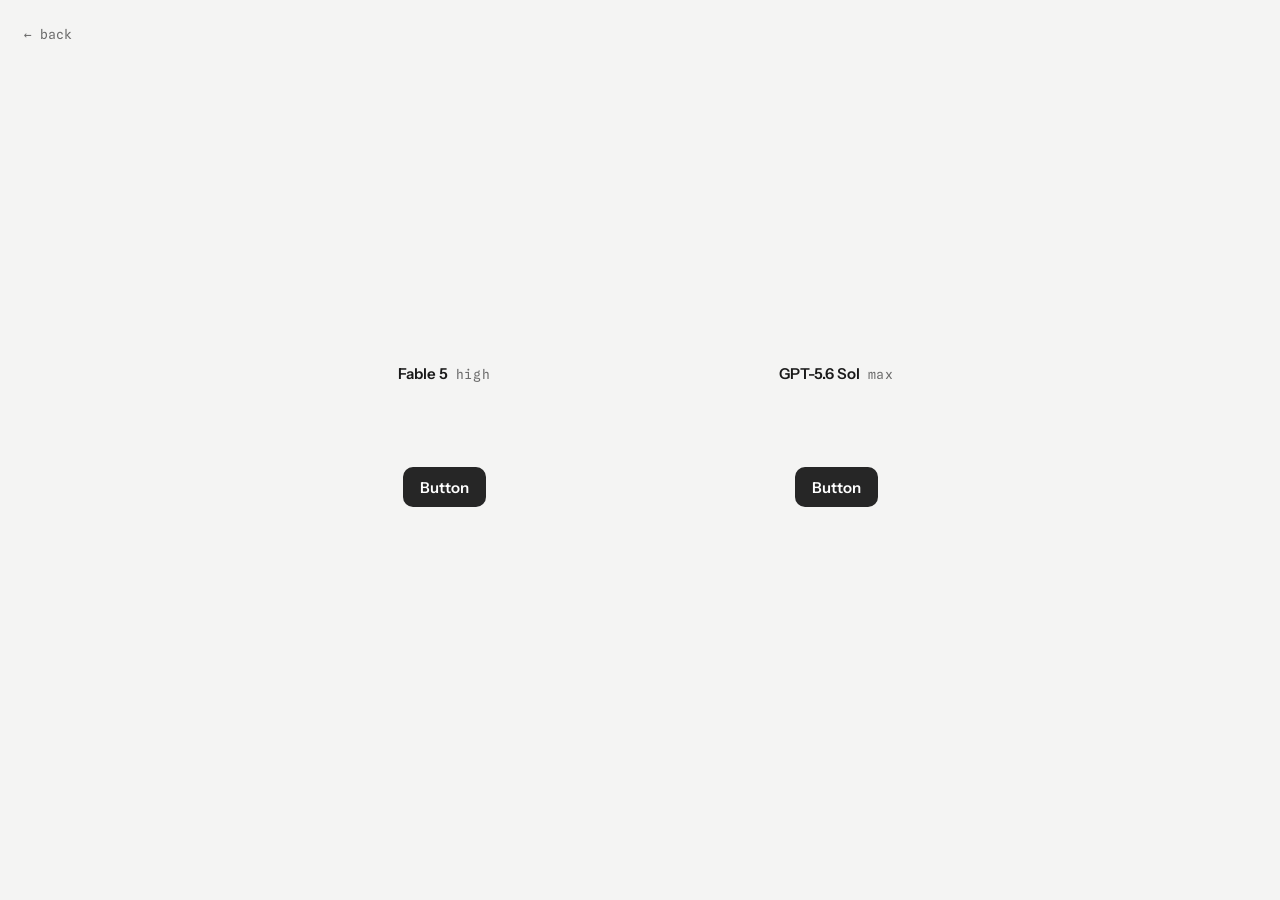
<file: animations/melting-button/index.html>
<!DOCTYPE html>
<html lang="en">
<head>
  <meta charset="UTF-8">
  <meta name="viewport" content="width=device-width, initial-scale=1.0">
  <title>Melting button · mihneaptu/lab</title>
  <link rel="icon" type="image/svg+xml" href="../../favicon.svg">

  <link rel="preconnect" href="https://fonts.googleapis.com">
  <link rel="preconnect" href="https://fonts.gstatic.com" crossorigin>
  <link href="https://fonts.googleapis.com/css2?family=Instrument+Sans:wght@400;500;600&family=Spline+Sans+Mono:wght@400;500&display=swap" rel="stylesheet">

  <!-- Sets the theme BEFORE the page paints, so there's no flash of the
       wrong colors. Your last choice wins; otherwise the OS preference. -->
  <script>
    document.documentElement.dataset.theme =
      localStorage.getItem("theme") ||
      (matchMedia("(prefers-color-scheme: dark)").matches ? "dark" : "light");
  </script>

  <link rel="stylesheet" href="../../styles/tokens.css">
  <link rel="stylesheet" href="../../styles/base.css">
  <link rel="stylesheet" href="buttons.css">

  <style>
    /* A centered comparison stage with room for the fixed back link. */
    body {
      min-height: 100vh;  /* fallback for browsers without dvh */
      min-height: 100dvh; /* the VISIBLE viewport on mobile — 100vh includes
                             the space behind the retractable URL bar, which
                             pushed the stage below true center */
      display: grid;
      place-items: center;
      padding: var(--space-8) var(--space-6) var(--space-6);
    }

    /* Mobile-first: the base is a single stacked column; the media query
       further down adds the side-by-side layout once there's room. */
    .melt-comparison {
      width: min(320px, calc(100vw - 64px));
      display: grid;
      grid-template-columns: minmax(0, 1fr);
      row-gap: var(--space-7);
      align-items: start;
    }

    .melt-specimen {
      min-width: 0;
      display: grid;
      grid-template-rows: auto 160px;
      row-gap: var(--space-5);
      text-align: center;
    }

    .melt-title {
      font-family: var(--font-body);
      font-size: var(--text-sm);
      font-weight: 600;
      line-height: 1.2;
      color: var(--ink);
    }

    /* Model name and its thinking-effort level sit on one line;
       position: relative anchors the hover tooltip below. */
    .melt-heading {
      position: relative;
      display: flex;
      align-items: baseline;
      justify-content: center;
      gap: var(--space-2);
    }

    /* The thinking-effort annotation next to each model name — quiet lab
       metadata, so it uses the mono face at low opacity. */
    .melt-effort {
      margin: 0;
      font-family: var(--font-mono);
      font-size: var(--text-xs);
      font-weight: 400;
      line-height: 1.2;
      letter-spacing: 0.04em;
      /* Quiet via the muted token, not via opacity: ink at 35% landed
         around 2.3:1 against the paper — under the 4.5:1 floor for
         13px text. --ink-muted is the same whisper, tuned in tokens.css
         to clear that floor in both themes. */
      color: var(--ink-muted);
      cursor: default; /* it's a hover trigger, not selectable prose */
      user-select: none;
      transition: color var(--speed-color) ease;
    }

    .melt-effort:hover {
      color: var(--ink);
    }

    /* Revealed under a heading while the cursor rests on its effort
       label. Starts slightly raised and transparent, then settles. */
    .melt-crunch {
      position: absolute;
      top: 100%;
      left: 50%;
      margin-top: var(--space-1);
      font-family: var(--font-mono);
      font-size: var(--text-xs);
      line-height: 1.2;
      white-space: nowrap;
      color: var(--ink-muted);
      opacity: 0;
      transform: translate(-50%, -4px);
      transition: opacity 220ms ease, transform 220ms cubic-bezier(0.2, 0, 0, 1);
      pointer-events: none;
    }

    .melt-effort:hover + .melt-crunch,
    .melt-heading.is-open .melt-crunch {
      opacity: 1;
      transform: translate(-50%, 0);
    }

    /* Touch screens have no hover, so there the effort label answers
       taps instead: a script below toggles .is-open on the heading, and
       a tap anywhere else closes it again. */

    /* The label is one short mono word (~16px tall); the halo grows the
       tap target toward 44px without moving the heading's layout. The
       caption below is pointer-events: none, so the overlap is safe. */
    .melt-effort {
      position: relative;
    }

    .melt-effort::after {
      content: "";
      position: absolute;
      inset: -12px;
    }

    .melt-slot {
      height: 160px;
      display: grid;
      place-items: center;
    }

    /* Two columns side by side. row-gap from the base is harmless here:
       one row means it never applies. */
    @media (min-width: 640px) {
      .melt-comparison {
        width: min(720px, calc(100vw - 64px));
        grid-template-columns: repeat(2, minmax(0, 1fr));
        column-gap: var(--space-8);
      }
    }

    /* --- Shared melt color ---------------------------------------------- */

    :root {
      --melt: #7c3aed;
    }

    [data-theme="dark"] {
      --melt: #a78bfa;
    }

    /* --- Fable 5: preserved baseline ----------------------------------- */

    .melt-button--fable.is-melting {
      position: relative;
      pointer-events: none;
      background-image: linear-gradient(
        to bottom,
        var(--melt) 90%,
        transparent
      );
      background-repeat: no-repeat;
      background-position: top;
      background-size: 100% 0%;
      animation:
        infect 2s ease-in forwards,
        melt 0.8s ease-out 2.6s forwards;
    }

    @keyframes infect {
      70% {
        background-color: var(--accent);
      }
      100% {
        background-color: var(--melt);
        background-size: 100% 140%;
      }
    }

    @keyframes melt {
      to {
        opacity: 0;
      }
    }

    .melt-button--fable.is-melting::before,
    .melt-button--fable.is-melting::after {
      content: "";
      position: absolute;
      top: 96%;
      width: 10px;
      height: 12px;
      border-radius: 50%;
      background: var(--melt);
      opacity: 0;
      animation: drip 1.1s ease-in forwards;
    }

    .melt-button--fable.is-melting::before {
      left: 22%;
      animation-delay: 1.7s;
    }

    .melt-button--fable.is-melting::after {
      left: 64%;
      animation-delay: 2s;
      animation-duration: 0.95s;
    }

    @keyframes drip {
      0% {
        opacity: 1;
        transform: translateY(-6px) scale(0.4);
      }
      70% {
        opacity: 1;
        transform: translateY(48px) scale(1, 1.6);
      }
      100% {
        opacity: 0;
        transform: translateY(84px) scale(0.7, 1.9);
      }
    }

    /* --- GPT-5.6 Sol: polished liquid shell ---------------------------- */

    .melt-button--sol {
      position: relative;
      isolation: isolate;
      overflow: visible;
    }

    .melt-button--sol::before {
      content: "";
      position: absolute;
      inset: -1.5px;
      z-index: 0;
      border-radius: inherit;
      background-color: var(--accent);
      background-image: linear-gradient(
        to bottom,
        var(--melt) 0%,
        var(--melt) 88%,
        transparent 100%
      );
      background-repeat: no-repeat;
      background-position: top;
      background-size: 100% 0%;
      opacity: 0;
      pointer-events: none;
      transform-origin: 50% 100%;
    }

    .sol-label {
      position: relative;
      z-index: 2;
      transform-origin: center;
    }

    .sol-drop {
      position: absolute;
      top: calc(100% - 6px);
      z-index: 1;
      width: 6px;
      height: 11px;
      border-radius: 48% 52% 62% 58%;
      background: var(--melt);
      opacity: 0;
      pointer-events: none;
      transform-origin: 50% 0%;
    }

    .sol-drop-left {
      left: 25%;
      width: 7px;
    }

    .sol-drop-right {
      right: 21%;
      width: 5px;
      height: 9px;
    }

    .melt-button--sol.is-melting,
    .melt-button--sol.is-melting:hover,
    .melt-button--sol.is-melting:active {
      background-color: transparent;
      border-color: transparent;
      pointer-events: none;
      transform: none;
      transition: none;
      animation: sol-lifecycle 2s linear forwards;
    }

    .melt-button--sol.is-melting::before {
      animation: sol-shell 2s cubic-bezier(0.2, 0, 0, 1) forwards;
      will-change: transform, opacity, filter;
    }

    .melt-button--sol.is-melting .sol-label {
      animation: sol-label 700ms cubic-bezier(0.2, 0, 0, 1) forwards;
      will-change: transform, opacity, filter;
    }

    .melt-button--sol.is-melting .sol-drop-left {
      animation:
        sol-drop-left 1s cubic-bezier(0.35, 0, 0.25, 1) 620ms forwards;
      will-change: transform, opacity, filter;
    }

    .melt-button--sol.is-melting .sol-drop-right {
      animation:
        sol-drop-right 850ms cubic-bezier(0.35, 0, 0.25, 1) 790ms forwards;
      will-change: transform, opacity, filter;
    }

    @keyframes sol-lifecycle {
      from,
      to {
        opacity: 1;
      }
    }

    @keyframes sol-shell {
      0% {
        background-color: var(--accent);
        background-size: 100% 0%;
        border-radius: var(--radius-md);
        filter: blur(0);
        opacity: 1;
        transform: translate3d(0, 0, 0) scale(1);
      }
      8% {
        background-size: 100% 14%;
        transform: translate3d(0, 1px, 0) scale(0.96);
      }
      18% {
        background-color: var(--accent);
        background-size: 100% 55%;
        border-radius: 10px 10px 12px 9px;
        transform: translate3d(0, 2px, 0) scaleX(0.99) scaleY(1.02);
      }
      34% {
        background-color: var(--melt);
        background-size: 100% 140%;
        border-radius: 9px 10px 15px 11px;
        transform: translate3d(0, 4px, 0) scaleX(0.97) scaleY(1.08);
      }
      52% {
        background-color: var(--melt);
        background-size: 100% 140%;
        border-radius: 8px 9px 18px 13px;
        transform: translate3d(-1px, 9px, 0) scaleX(0.9) scaleY(1.15);
      }
      68% {
        border-radius: 8px 10px 17px 14px;
        filter: blur(0.25px);
        opacity: 1;
        transform: translate3d(1px, 17px, 0) scaleX(0.76) scaleY(0.78);
      }
      82% {
        border-radius: 7px 9px 20px 16px;
        filter: blur(0.9px);
        opacity: 0.82;
        transform: translate3d(0, 25px, 0) scaleX(0.5) scaleY(0.4);
      }
      100% {
        background-color: var(--melt);
        border-radius: 999px;
        filter: blur(3px);
        opacity: 0;
        transform: translate3d(0, 32px, 0) scaleX(0.16) scaleY(0.08);
      }
    }

    @keyframes sol-label {
      0%,
      20% {
        filter: blur(0);
        opacity: 1;
        transform: translateY(0) scale(1);
      }
      32% {
        filter: blur(0);
        opacity: 1;
        transform: translateY(1px) scale(0.96);
      }
      64% {
        filter: blur(0.6px);
        opacity: 0.62;
        transform: translateY(2px) scale(0.95);
      }
      100% {
        filter: blur(2px);
        opacity: 0;
        transform: translateY(3px) scale(0.94);
      }
    }

    @keyframes sol-drop-left {
      0% {
        filter: blur(0);
        opacity: 0;
        transform: translateY(-4px) scale(0.45, 0.15);
      }
      12% {
        opacity: 1;
        transform: translateY(-2px) scale(0.55, 0.8);
      }
      46% {
        opacity: 1;
        transform: translateY(16px) scale(0.7, 1.7);
      }
      74% {
        filter: blur(0.25px);
        opacity: 0.84;
        transform: translateY(34px) scale(0.52, 1.15);
      }
      100% {
        filter: blur(1.5px);
        opacity: 0;
        transform: translateY(52px) scale(0.25, 0.45);
      }
    }

    @keyframes sol-drop-right {
      0% {
        filter: blur(0);
        opacity: 0;
        transform: translateY(-3px) scale(0.4, 0.2);
      }
      14% {
        opacity: 1;
        transform: translateY(-1px) scale(0.52, 0.9);
      }
      50% {
        opacity: 1;
        transform: translateY(13px) scale(0.64, 1.5);
      }
      76% {
        filter: blur(0.2px);
        opacity: 0.8;
        transform: translateY(27px) scale(0.48, 1);
      }
      100% {
        filter: blur(1.25px);
        opacity: 0;
        transform: translateY(43px) scale(0.22, 0.4);
      }
    }

    @media (prefers-reduced-motion: reduce) {
      .melt-button--fable.is-melting {
        animation-delay: 0ms, 0ms !important;
        animation-duration: 80ms, 80ms !important;
      }

      .melt-button--fable.is-melting::before,
      .melt-button--fable.is-melting::after {
        animation-delay: 0ms !important;
        animation-duration: 80ms !important;
      }

      .melt-button--sol.is-melting,
      .melt-button--sol.is-melting::before {
        animation-delay: 0ms !important;
        animation-duration: 80ms !important;
      }

      .melt-button--sol.is-melting .sol-label {
        animation-delay: 0ms !important;
        animation-duration: 60ms !important;
      }

      .melt-button--sol.is-melting .sol-drop {
        display: none;
      }
    }
  </style>
</head>
<body>

  <a class="back-link" href="../../index.html">&larr; back</a>

  <main class="melt-comparison" aria-label="Melting button comparison">
    <!-- The exhibit needs no visible title, but its outline does: the
         two model names are h2s, and an h2 without an h1 above it is a
         skipped level for anyone navigating by headings. -->
    <h1 class="visually-hidden">Melting button</h1>
    <section class="melt-specimen" aria-labelledby="fable-title">
      <header class="melt-heading">
        <h2 class="melt-title" id="fable-title">Fable 5</h2>
        <p class="melt-effort">high</p>
        <p class="melt-crunch" aria-hidden="true">&#10035; Crunched for 2m 45s</p>
      </header>
      <div class="melt-slot">
        <button
          class="btn btn-primary btn-md melt-button melt-button--fable"
          type="button"
          data-melt="fable"
          data-terminal-animation="melt"
          data-fallback-ms="3600"
        >Button</button>
      </div>
    </section>

    <section class="melt-specimen" aria-labelledby="sol-title">
      <header class="melt-heading">
        <h2 class="melt-title" id="sol-title">GPT-5.6 Sol</h2>
        <p class="melt-effort">max</p>
        <p class="melt-crunch" aria-hidden="true">Worked for 42m 22s</p>
      </header>
      <div class="melt-slot">
        <button
          class="btn btn-primary btn-md melt-button melt-button--sol"
          type="button"
          data-melt="sol"
          data-terminal-animation="sol-lifecycle"
          data-fallback-ms="2200"
        >
          <span class="sol-label">Button</span>
          <span
            class="sol-drop sol-drop-left"
            aria-hidden="true"
          ></span>
          <span
            class="sol-drop sol-drop-right"
            aria-hidden="true"
          ></span>
        </button>
      </div>
    </section>
  </main>

  <script>
    function attachMelt(button) {
      const terminalAnimation = button.dataset.terminalAnimation;
      const fallbackMs = Number(button.dataset.fallbackMs);
      let isMelting = false;
      let removalTimer;

      function removeButton() {
        window.clearTimeout(removalTimer);
        button.remove();
      }

      button.addEventListener("click", () => {
        if (isMelting) return;

        isMelting = true;
        button.setAttribute("aria-disabled", "true");
        button.classList.add("is-melting");
        removalTimer = window.setTimeout(removeButton, fallbackMs);
      });

      button.addEventListener("animationend", (event) => {
        if (
          event.target === button
          && event.animationName === terminalAnimation
        ) {
          removeButton();
        }
      });
    }

    document.querySelectorAll(".melt-button").forEach(attachMelt);

    // The crunch captions on touch: tapping an effort label toggles its
    // heading open; tapping anywhere else closes whatever is open. On
    // desktop this coexists with the hover reveal (a click just pins it).
    document.addEventListener("click", (event) => {
      const effort = event.target.closest(".melt-effort");

      document.querySelectorAll(".melt-heading.is-open").forEach((heading) => {
        if (!effort || !heading.contains(effort)) {
          heading.classList.remove("is-open");
        }
      });

      if (effort) {
        effort.closest(".melt-heading").classList.toggle("is-open");
      }
    });
  </script>
  <script src="../../scripts/haptics.js"></script>

</body>
</html>
</file>
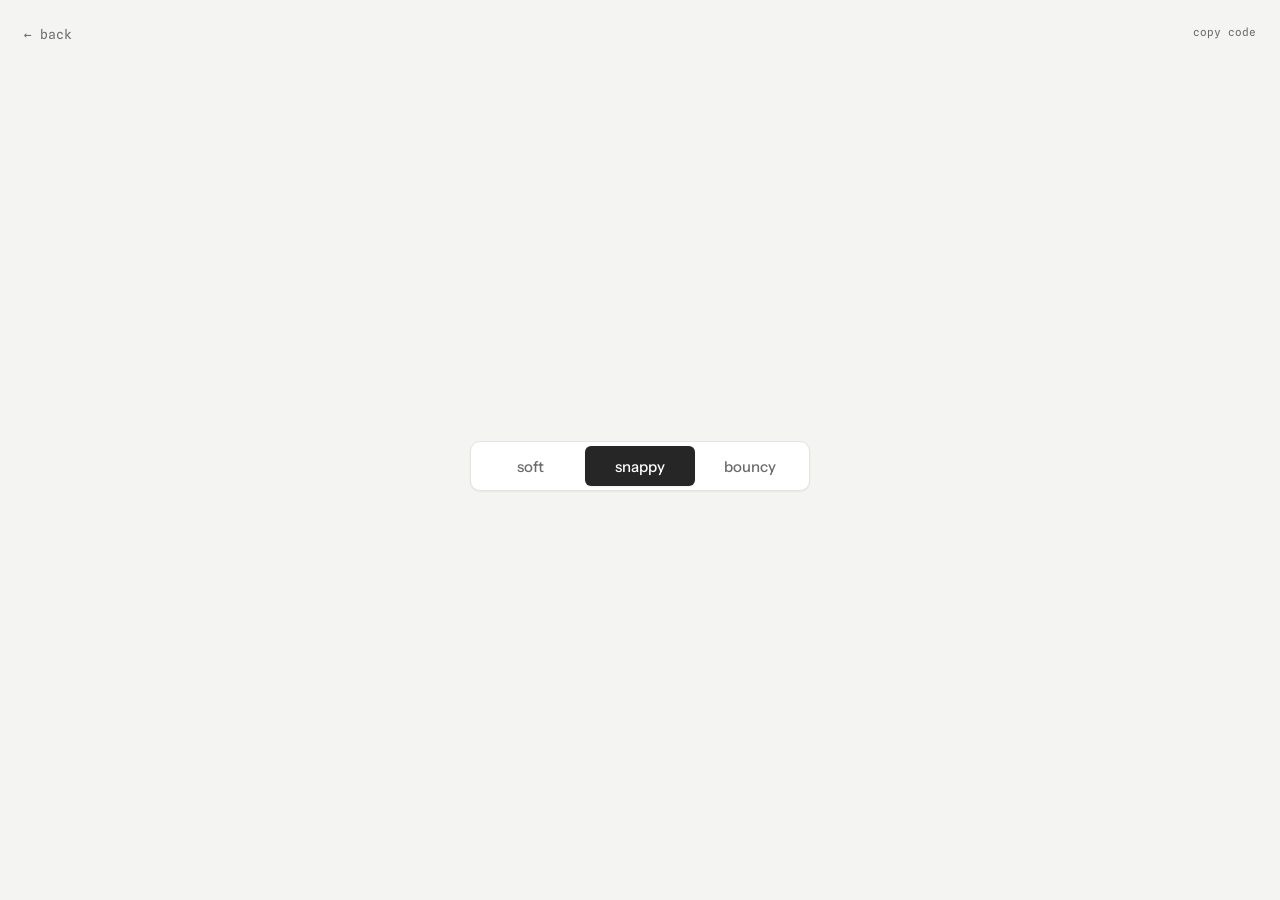
<file: animations/segmented-control/index.html>
<!DOCTYPE html>
<html lang="en">
<head>
  <meta charset="UTF-8">
  <meta name="viewport" content="width=device-width, initial-scale=1.0">
  <title>Segmented control · mihneaptu/lab</title>
  <link rel="icon" type="image/svg+xml" href="../../favicon.svg">

  <link rel="preconnect" href="https://fonts.googleapis.com">
  <link rel="preconnect" href="https://fonts.gstatic.com" crossorigin>
  <link href="https://fonts.googleapis.com/css2?family=Instrument+Sans:wght@400;500;600&family=Spline+Sans+Mono:wght@400;500&display=swap" rel="stylesheet">

  <!-- Sets the theme BEFORE the page paints, so there's no flash of the
       wrong colors. Your last choice wins; otherwise the OS preference. -->
  <script>
    document.documentElement.dataset.theme =
      localStorage.getItem("theme") ||
      (matchMedia("(prefers-color-scheme: dark)").matches ? "dark" : "light");
  </script>

  <link rel="stylesheet" href="../../styles/tokens.css">
  <link rel="stylesheet" href="../../styles/base.css">

  <style>
    /* A single specimen, centered on the page like an exhibit. */
    body {
      min-height: 100vh;  /* fallback for browsers without dvh */
      min-height: 100dvh; /* the VISIBLE viewport on mobile — 100vh includes
                             the space behind the retractable URL bar, which
                             pushed the exhibit below true center */
      display: grid;
      place-items: center;
      padding: var(--space-8) var(--space-6) var(--space-6);
    }

    .seg-specimen {
      display: grid;
      justify-items: center;
      row-gap: var(--space-5);
    }

    /* --- The control -------------------------------------------------------
       The exhibit: a segmented control whose thumb is a physical body on
       a spring — and the three segments are spring PRESETS. Choosing one
       retunes the very spring the thumb is riding, so the setting change
       is something you feel mid-travel, not just see. (Same self-reference
       as the sun-moon exhibit: that's not a demo of a theme switch, it IS
       the theme switch.) */

    .seg {
      --pad: 4px; /* track inset — the script's PAD constant mirrors this */

      position: relative; /* anchors the thumb */
      display: grid;
      grid-template-columns: repeat(3, 1fr); /* equal thirds, so the
        thumb's travel is an exact multiple of one segment's width and a
        font swap can never shift the target under the spring */
      width: min(340px, calc(100vw - 64px));
      padding: var(--pad);
      background: var(--surface);
      border: 1px solid var(--line);
      border-radius: var(--radius-md);
      box-shadow: var(--shadow-sm);
      /* the finger drives the thumb, so horizontal drags across the
         control must reach it as pointer moves instead of being eaten as
         a failed scroll — pan-y keeps vertical swipes scrolling the page
         like anywhere else */
      touch-action: pan-y;
      user-select: none;
      -webkit-user-select: none;
      -webkit-touch-callout: none; /* a long press mid-drag is a grip,
                                      not an invitation to the iOS callout */
    }

    /* The thumb. Its position is integrated per-frame by the script and
       written as a transform, so there is deliberately NO transition here
       — a CSS transition underneath would fight every integrated step
       (the same reason .lean-letter carries none). The one exception is
       the shadow: lifting it when grabbed is a state change, not motion,
       and a 200ms fade of a small shadow costs no frames the spring
       needs. */
    .seg-thumb {
      position: absolute;
      top: var(--pad);
      bottom: var(--pad);
      left: var(--pad);
      /* the padding box is the containing block, so this lands exactly on
         one grid third: (track - 2*pad) / 3 — one segment, no measuring */
      width: calc((100% - 2 * var(--pad)) / 3);
      background: var(--accent);
      border-radius: var(--radius-sm); /* concentric: radius-md - pad */
      box-shadow: var(--shadow-sm);
      transition: box-shadow 200ms ease;
    }

    /* Held by a finger (or cursor): picked up, not just sitting there. */
    .seg-thumb.is-held {
      box-shadow: var(--shadow-md);
    }

    /* The labels sit ABOVE the sliding thumb, and their ink answers the
       thumb's LIVE position: the script marks whichever segment the
       thumb's center is over .is-under — every frame, flight and drag
       alike — so the contrast ink changes hands exactly as the thumb
       crosses a boundary. (A timed swap driven by aria-checked was tried
       first and always missed: the attribute commits the instant you
       click, long before the thumb arrives, and no fixed delay matches
       three different springs.) The short fade only softens the handoff;
       with no delay on it, hover answers the cursor the moment it
       lands. */
    .seg-option {
      position: relative;
      z-index: 1;
      display: grid;
      place-items: center;
      height: 40px; /* 48px of control — a comfortable touch target */
      padding: 0;
      border: 0;
      background: none;
      font-family: var(--font-body);
      font-size: var(--text-sm);
      font-weight: 500;
      color: var(--ink-muted);
      border-radius: var(--radius-sm);
      cursor: pointer;
      transition: color 120ms ease;
    }

    .seg-option.is-under {
      color: var(--accent-contrast);
    }

    /* Gated behind (hover: hover): a phone has no cursor, but a tap
       APPLIES :hover anyway — and then it sticks, pinning ink on a label
       the thumb may already have left. */
    @media (hover: hover) {
      .seg-option:not(.is-under):hover {
        color: var(--ink);
      }
    }

    /* One ring for every option. The 2px offset parks it on the track
       just OUTSIDE the option's box — the resting thumb fills that same
       box and never reaches the band the ring draws in — so the ring
       always reads against the track surface, where --accent contrasts
       in both themes. The checked state gets no override: painting the
       ring in the thumb's contrast ink instead put white on white in
       the light theme (and near-black on near-black in the dark). */
    .seg-option:focus-visible {
      outline: 2px solid var(--accent);
      outline-offset: 2px;
    }

    /* While a drag owns the thumb, every label under the cursor is a
       grip surface, not a button. */
    .seg.is-dragging,
    .seg.is-dragging .seg-option {
      cursor: grabbing;
    }

  </style>
</head>
<body>

  <a class="back-link" href="../../index.html">&larr; back</a>
  <!-- A standalone, dependency-free version of this exhibit lives in
       code.html; copy-code.js turns this link into a clipboard button. -->
  <a class="copy-code" href="code.html">copy code</a>

  <main class="seg-specimen">
    <!-- The exhibit needs no visible title, but its outline does: the
         radiogroup is the page's one landmark, and a main with no h1 is
         a skipped level for anyone navigating by headings. -->
    <h1 class="visually-hidden">Segmented control</h1>

    <!-- A radiogroup with roving tabindex: arrows move selection AND
         focus together, Home/End jump to the ends, and each segment is
         a real button so Space/Enter work for free. -->
    <div class="seg" role="radiogroup" aria-label="Spring preset">
      <div class="seg-thumb" aria-hidden="true"></div>
      <button class="seg-option" type="button" role="radio"
              aria-checked="false" tabindex="-1">soft</button>
      <button class="seg-option" type="button" role="radio"
              aria-checked="true" tabindex="0">snappy</button>
      <button class="seg-option" type="button" role="radio"
              aria-checked="false" tabindex="-1">bouncy</button>
    </div>
  </main>

  <script>
    const calm = matchMedia("(prefers-reduced-motion: reduce)");
    const seg = document.querySelector(".seg");
    const thumb = document.querySelector(".seg-thumb");
    const options = [...seg.querySelectorAll(".seg-option")];

    /* The three presets. k is stiffness (1/s²), c is damping (1/s), and
       the character of a spring is decided by one number derived from
       them: the damping ratio ζ = c / (2√k).
         ζ ≈ 0.9  — glides home without overshoot (soft)
         ζ ≈ 0.56 — overshoots ~12%: one polite bounce (snappy)
         ζ ≈ 0.24 — overshoots ~45% and rings a while (bouncy)
       (overshoot = e^(−πζ/√(1−ζ²)), for the step response of a damped
       spring.) */
    const PRESETS = [
      { k: 180, c: 24 },
      { k: 620, c: 28 },
      { k: 420, c: 10 },
    ];

    const PAD = 4;              // px — mirrors --pad in the stylesheet
    const DRAG_THRESHOLD = 8;   // px of wander that turns a press into a drag
    const RUBBER = 0.35;        // past an end, travel counts only this much
    const RUBBER_MAX = 26;      // px — the most the band stretches
    const FLING_LOOKAHEAD = 0.12; // s of release velocity folded into the pick
    const FLING_MAX = 2400;     // px/s — a wild fling still reads as a slide
    const V_MAX = 5200;         // px/s — a throttled frame can't slingshot it

    /* Squash-and-stretch is driven by SPEED, not direction: the thumb
       elongates along the travel axis mid-flight and counter-squeezes a
       touch vertically. The arrival overshoot (velocity spikes the other
       way) then gets its own little recoil for free. One segment on the
       snappy preset peaks around 2100 px/s, so 2600 px/s of speed maps
       to the full 14% stretch — visible, never rubbery. */
    const SQUASH_REF = 2600;    // px/s for full stretch
    const SQUASH_MAX = 0.14;

    let index = Math.max(0, options.findIndex(
      (o) => o.getAttribute("aria-checked") === "true"
    ));
    let segW = 0;                    // px per segment, measured
    let x = 0, v = 0, target = 0;    // the spring's state, in px of travel
    let rafId = null, lastT = 0;
    let ringUntil = 0; // while now < this, tick runs loose springs (shake)

    function measure() {
      /* The options are untransformed grid children. The thumb's own box
         can't be trusted for this — getBoundingClientRect includes the
         spring's squash. */
      segW = options[0].getBoundingClientRect().width;
    }

    function pose() {
      const s = Math.min(Math.abs(v) / SQUASH_REF, 1) * SQUASH_MAX;
      thumb.style.transform =
        `translateX(${x}px) scale(${1 + s}, ${1 - s * 0.5})`;
    }

    /* Settled, the transform carries no scale residue — just the resting
       translate. */
    function park() {
      thumb.style.transform = `translateX(${x}px)`;
    }

    function syncAria() {
      options.forEach((o, j) => {
        o.setAttribute("aria-checked", String(j === index));
        o.tabIndex = j === index ? 0 : -1;
      });
    }

    /* One funnel for every way the selection can change: click, fling,
       or keys. Retargeting mid-flight is the whole point of physics over
       keyframes — the spring just chases the new target from wherever it
       is, velocity and all, instead of restarting a canned clip. */
    function goTo(i) {
      const changed = i !== index;
      index = i;
      target = i * segW;
      if (changed) {
        syncAria();
        /* the commit tick — the firm tier from haptics.js, only when a
           finger caused it. Called from inside the gesture (pointerup /
           click), so the iOS switch-tick still has its activation. */
        if (gestureTouch) window.labBuzz?.(12);
      }
      if (calm.matches) {
        x = target; v = 0; park(); syncUnder();
        return;
      }
      wake();
    }

    /* --- Drag, fling, and the click that wasn't one -------------------------
       Pressing the thumb grabs it (even mid-flight). Pressing a label
       arms a click; wander more than a few px and the press becomes a
       drag, the thumb swimming to center itself under the finger — the
       way the iOS control behaves. Releasing folds the finger's velocity
       into the pick: the thumb lands on the segment nearest to where it
       was HEADED, not where it happened to be let go. */

    let pid = null;          // the one pointer we follow; others are ignored
    let held = false;        // the finger owns the thumb
    let pressIndex = -1;     // the option a press started on (-1: the track)
    let pressX = 0, pressY = 0;
    let grabOffset = 0;      // px from the thumb's left edge to the grip
    let lastPX = 0, lastPT = 0, dragV = 0; // the finger's velocity trail
    let suppressClick = false; // a drag's ghost click must not re-select
    let gestureTouch = false;  // did a finger start this interaction?
    let underIndex = -1;       // the segment under the thumb RIGHT NOW

    /* The ink's single source of truth: is-under follows the thumb's
       live position — every integrator frame and every drag move — so
       exactly the label beneath it wears the contrast color, flipping
       the moment the thumb's center crosses into its third. Kept apart
       from index on purpose: index (and with it aria-checked and the
       roving tabindex) is the committed VALUE, which changes the instant
       you act, long before the thumb physically arrives. */
    function syncUnder() {
      const j = Math.max(0, Math.min(2, Math.round(x / segW)));
      if (j === underIndex) return;
      underIndex = j;
      options.forEach((o, k) => o.classList.toggle("is-under", k === j));
    }

    function trackX(e) {
      const r = seg.getBoundingClientRect();
      /* border (clientLeft) + track padding sit between the rect's left
         edge and the thumb's x=0 */
      return e.clientX - r.left - seg.clientLeft - PAD;
    }

    function rubber(raw) {
      const max = 2 * segW;
      if (raw < 0) return Math.max(raw * RUBBER, -RUBBER_MAX);
      if (raw > max) return max + Math.min((raw - max) * RUBBER, RUBBER_MAX);
      return raw;
    }

    seg.addEventListener("pointerdown", (e) => {
      if (pid !== null) return;
      if (e.pointerType === "mouse" && e.button !== 0) return;
      pid = e.pointerId;
      suppressClick = false;
      gestureTouch = e.pointerType === "touch";

      const px = trackX(e);
      pressX = px;
      pressY = e.clientY;
      pressIndex = options.indexOf(e.target.closest(".seg-option"));
      lastPX = px;
      lastPT = performance.now();
      dragV = 0;

      if (px >= x - 6 && px <= x + segW + 6) {
        held = true;
        grabOffset = px - x;
        /* capture routes every move and the lift back here even if the
           pointer wanders off the control mid-drag. Only DRAGS capture:
           Chromium retargets the compatibility click to the capture
           element, so a captured plain press would lose its click on
           the option — and with it, selection by tap or mouse click. */
        seg.setPointerCapture(pid);
        thumb.classList.add("is-held");
        seg.classList.add("is-dragging");
        /* the grab tick — haptics.js's faint tier, a press telling the
           hand it caught something */
        if (gestureTouch) window.labBuzz?.(6);
      }
    });

    seg.addEventListener("pointermove", (e) => {
      if (pid === null) {
        brush(e); // no gesture in flight: the cursor jiggle channel
        return;
      }
      if (e.pointerId !== pid) return;

      const px = trackX(e);
      const now = performance.now();

      if (!held && pressIndex !== -1 &&
          Math.hypot(px - pressX, e.clientY - pressY) > DRAG_THRESHOLD) {
        /* the press becomes a drag: the thumb swims to the finger */
        held = true;
        grabOffset = segW / 2;
        seg.setPointerCapture(pid);
        thumb.classList.add("is-held");
        seg.classList.add("is-dragging");
      }

      if (held) {
        x = rubber(px - grabOffset);
        /* the finger's velocity, smoothed: raw per-event deltas jitter
           too much to fling on, so they run through an EMA */
        const dt = (now - lastPT) / 1000;
        if (dt > 0.001) {
          dragV = dragV * 0.7 + ((px - lastPX) / dt) * 0.3;
        }
        v = dragV; // so the squash answers the finger's speed too
        pose();
        syncUnder(); // the label beneath the thumb keeps its ink true
      }

      lastPX = px;
      lastPT = now;
    });

    function release(e, fling) {
      if (e.pointerId !== pid) return;
      pid = null;
      thumb.classList.remove("is-held");
      seg.classList.remove("is-dragging");

      if (held) {
        held = false;
        /* the drag is handled; the click event trailing a touch drag
           (or a mouse one) must not turn around and re-select whatever
           option the press happened to start on */
        suppressClick = true;
        const vv = fling
          ? Math.max(-FLING_MAX, Math.min(FLING_MAX, dragV))
          : 0; // a cancel's velocity is unreliable across browsers
        const pick = Math.max(0, Math.min(2,
          Math.round((x + vv * FLING_LOOKAHEAD) / segW)
        ));
        v = vv; // the spring inherits the finger's speed, never a jump
        goTo(pick);
      }
      pressIndex = -1;
    }
    seg.addEventListener("pointerup", (e) => release(e, true));
    seg.addEventListener("pointercancel", (e) => release(e, false));

    /* Clicks handle only what pointerup didn't: plain taps and keyboard
       activation. (Keyboard clicks carry detail 0 — and no pointerdown
       preceded them, so the touch latch must be cleared explicitly.) */
    seg.addEventListener("click", (e) => {
      if (suppressClick) {
        suppressClick = false;
        return;
      }
      const o = e.target.closest(".seg-option");
      if (!o) return;
      if (e.detail === 0) gestureTouch = false;
      goTo(options.indexOf(o));
    });

    /* Radiogroup keys: arrows walk one segment, Home/End jump to the
       ends, and focus follows the selection. */
    seg.addEventListener("keydown", (e) => {
      let next = null;
      if (e.key === "ArrowRight") next = Math.min(index + 1, 2);
      else if (e.key === "ArrowLeft") next = Math.max(index - 1, 0);
      else if (e.key === "Home") next = 0;
      else if (e.key === "End") next = 2;
      if (next === null) return;
      e.preventDefault();
      goTo(next);
      options[next].focus();
    });

    /* --- The spring ----------------------------------------------------------
       One body, one axis, semi-implicit Euler — the same integrator the
       title's leaning letters and the sun-moon jiggle ride: velocity
       from the spring force FIRST, then position. The preset under the
       CURRENT selection supplies k and c, which is what makes switching
       segments tactile: retarget and the very ride over obeys the new
       constants. */

    function wake() {
      if (rafId === null && !calm.matches) {
        lastT = performance.now();
        rafId = requestAnimationFrame(tick);
      }
    }

    function tick(t) {
      /* clamp dt so a throttled background tab can't slingshot the thumb */
      const dt = Math.min((t - lastT) / 1000, 0.032);
      lastT = t;

      if (held) { rafId = null; return; } // the finger owns x while held

      const p = PRESETS[index];
      /* shaken springs ring loose; everything else gets the preset's */
      const damping = t < ringUntil ? RING_DAMPING : p.c;

      v += (-p.k * (x - target) - damping * v) * dt;
      if (v > V_MAX) v = V_MAX;
      else if (v < -V_MAX) v = -V_MAX;
      x += v * dt;

      /* The track's end-stops: the thumb doesn't pass through the wall,
         it knocks on it — a third of the impact speed comes back. */
      const max = 2 * segW;
      if (x < 0) { x = 0; v = Math.abs(v) * 0.32; }
      else if (x > max) { x = max; v = -Math.abs(v) * 0.32; }

      if (Math.abs(x - target) < 0.05 && Math.abs(v) < 3) {
        x = target;
        v = 0;
        park(); // snap off the squash residue and stop touching the style
        syncUnder();
        rafId = null;
        return;
      }

      pose();
      syncUnder(); // the ink tracks the flight, not just drags
      rafId = requestAnimationFrame(tick);
    }

    /* --- Cursor brush --------------------------------------------------------
       Idle, the thumb isn't wired to a canned hover animation — it's a
       body the cursor physically brushes. Sweeping past it flicks it in
       the direction of travel; the spring pulls it home. Hold the mouse
       still and nothing moves: the wobble IS your hand's motion, echoed
       (the same contract as the sun-moon exhibit's cursor jiggle, the
       same kicks). The control is a one-axis machine, so only the
       horizontal part of the brush transfers — vertical passes go by
       unfelt. */

    const REACH = 44;   // px — brush influence radius around the thumb
    const FLICK = 3;    // px/s of thumb speed per px of cursor travel
    const KICK_MAX = 1600; // px/s — a wild swipe can't launch the thumb

    let lastJX = null; // last cursor x, for the brush's deltas
    let lastZoom = devicePixelRatio; // zoom detector, see the guard below

    function kick(dv) {
      if (held || calm.matches) return;
      const before = v;
      v += dv;
      /* The ceiling caps kicks, not earned speed: a fling already
         traveling faster than the cap keeps its velocity when brushed —
         only a kick that PUSHES past the ceiling gets trimmed. */
      if (Math.abs(v) > KICK_MAX && Math.abs(before) <= KICK_MAX) {
        v = Math.sign(v) * KICK_MAX;
      }
      wake();
    }

    function brush(e) {
      if (e.pointerType === "touch" || calm.matches) return;
      /* Ctrl+scroll zoom rescales the page under a stationary cursor,
         and the browser then fires one synthetic move so hover state
         catches up. Against the thumb that reads as the hand teleporting
         — one giant delta per wheel notch. Zoom is the only thing that
         changes devicePixelRatio, so when it moves, drop the trail — the
         same cure as leaving. */
      if (devicePixelRatio !== lastZoom) {
        lastZoom = devicePixelRatio;
        lastJX = null;
      }
      const r = thumb.getBoundingClientRect(); // scale-safe: the squash
        // grows the box around its center, so the center stays true
      const cx = r.left + r.width / 2;
      const cy = r.top + r.height / 2;
      const d = Math.hypot(e.clientX - cx, e.clientY - cy);
      if (lastJX !== null && d < REACH) {
        /* smooth falloff: full strength on the thumb, zero at REACH */
        const f = 1 - (d / REACH) ** 2;
        kick((e.clientX - lastJX) * FLICK * f);
      }
      lastJX = e.clientX;
    }

    seg.addEventListener("pointerleave", () => {
      /* forget the trail so re-entry doesn't read as one giant delta */
      lastJX = null;
    });

    /* Scrolling slides the control under a stationary cursor and the
       browser's catch-up move would brush it as one giant flick — the
       same teleport as zoom, so the same cure: drop the trail. */
    window.addEventListener("scroll", () => {
      lastJX = null;
    }, { passive: true });

    /* --- Shaking the phone ---------------------------------------------------
       The same spring answers the accelerometer: jolt the phone and the
       thumb lags behind it, then gets pulled home — the pseudo-force of
       the phone's own acceleration, fed in as velocity kicks. Only the
       horizontal axis matters: the thumb is a one-axis machine, vertical
       shakes pass straight through, which is how it should feel.
       You can't watch the thumb rattle while your own hand is shaking
       the screen — eyes and phone move together. So the show is the
       RING-DOWN: while jolts arrive (and for a beat after) the spring
       runs much looser, so the thumb keeps visibly trembling after the
       hand stops, before the preset's damping calms it again. Motion
       sensors only exist on secure origins, and iOS additionally wants a
       permission prompt we won't show for an easter egg — in practice
       this is Android over HTTPS, and anywhere else the listener never
       hears a thing. */

    const SHAKE = 320;    // px/s of thumb speed per m/s² of sideways jolt
    const SHAKE_MIN = 2;  // m/s² — below this the phone is just being held
    const RING_DAMPING = 5; // loose spring while shaken (vs the preset's c)
    const RING = 1200;    // ms the looseness outlives the last jolt

    if (isSecureContext) {
      window.addEventListener("devicemotion", (e) => {
        const a = e.acceleration; // gravity already subtracted
        if (!a || a.x === null) return;
        if (Math.abs(a.x) < SHAKE_MIN) return; // held, not shaken
        ringUntil = performance.now() + RING;
        /* interval is the sensor's sampling period, in MILLISECONDS;
           device x runs along screen x in portrait, and the phone jerks
           one way while the thumb lags the other — hence the minus */
        const dt = e.interval > 0 && e.interval < 100 ? e.interval / 1000 : 0.016;
        kick(-a.x * SHAKE * dt);
      });
    }

    /* --- Housekeeping -------------------------------------------------------- */

    measure();
    x = target = index * segW;
    park();
    syncUnder(); // the checked label wears the ink from the first paint

    /* A resize re-does the geometry, and re-anchoring a spring nobody
       can watch mid-resize beats rescaling it: land the thumb on its
       segment in the new geometry. (Only the viewport's width moves the
       segments — the grid's equal thirds make them font-proof.) */
    window.addEventListener("resize", () => {
      measure();
      x = target = index * segW;
      v = 0;
      park();
      syncUnder();
    });

    /* Stop the spring before the document is frozen: rAF callbacks never
       fire in a hidden document, so a mid-flight thumb would otherwise
       be cached (or restored from the back/forward cache) away from its
       segment with a dead clock. Landing it is invisible — the page is
       going away anyway. A grip simply ends: the finger is gone. */
    function settleForSuspension() {
      if (rafId !== null) {
        cancelAnimationFrame(rafId);
        rafId = null;
      }
      if (pid !== null) {
        pid = null;
        held = false;
        pressIndex = -1;
        thumb.classList.remove("is-held");
        seg.classList.remove("is-dragging");
      }
      x = target;
      v = 0;
      park();
      syncUnder();
    }

    window.addEventListener("pagehide", settleForSuspension);
    document.addEventListener("visibilitychange", () => {
      if (document.visibilityState === "hidden") settleForSuspension();
    });
  </script>
  <script src="../../scripts/haptics.js"></script>
  <script src="../../scripts/copy-code.js"></script>

</body>
</html>
</file>
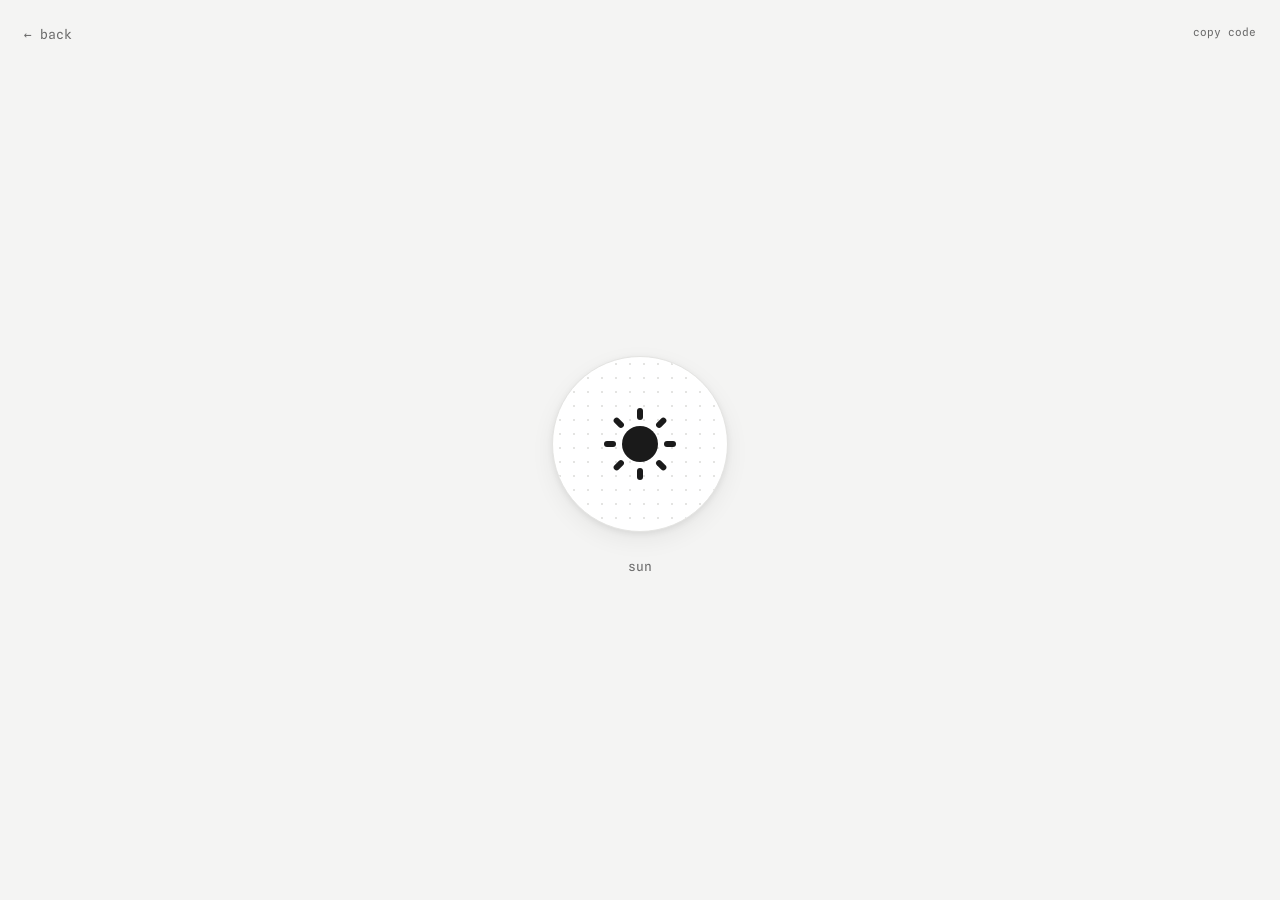
<file: animations/sun-moon/index.html>
<!DOCTYPE html>
<html lang="en">
<head>
  <meta charset="UTF-8">
  <meta name="viewport" content="width=device-width, initial-scale=1.0">
  <title>Sun to moon · mihneaptu/lab</title>
  <link rel="icon" type="image/svg+xml" href="../../favicon.svg">

  <link rel="preconnect" href="https://fonts.googleapis.com">
  <link rel="preconnect" href="https://fonts.gstatic.com" crossorigin>
  <link href="https://fonts.googleapis.com/css2?family=Instrument+Sans:wght@400;500;600&family=Spline+Sans+Mono:wght@400;500&display=swap" rel="stylesheet">

  <!-- Sets the theme BEFORE the page paints, so there's no flash of the
       wrong colors. Your last choice wins; otherwise the OS preference. -->
  <script>
    document.documentElement.dataset.theme =
      localStorage.getItem("theme") ||
      (matchMedia("(prefers-color-scheme: dark)").matches ? "dark" : "light");
  </script>

  <link rel="stylesheet" href="../../styles/tokens.css">
  <link rel="stylesheet" href="../../styles/base.css">

  <style>
    /* A single specimen, centered on the page like an exhibit. */
    body {
      min-height: 100vh;  /* fallback for browsers without dvh */
      min-height: 100dvh; /* the VISIBLE viewport on mobile — 100vh includes
                             the space behind the retractable URL bar, which
                             pushed the exhibit below true center */
      display: grid;
      place-items: center;
      padding: var(--space-8) var(--space-6) var(--space-6);
      /* The sky doesn't snap to night — the paper crossfades on the
         morph's own clock, so the world changes WITH the sun, not
         before it. */
      transition: background-color 500ms ease;
    }

    .sky-specimen {
      display: grid;
      justify-items: center;
      row-gap: var(--space-5);
    }

    /* --- The toggle ------------------------------------------------------
       A round button that holds the icon — styled like a piece of lab
       chrome (surface, hairline border), not like the primary .btn. */

    .sky-toggle {
      /* The morph's shared clock. One ease for everything keeps the
         disc, rays, and mask feeling like a single object transforming
         instead of three animations that happen to run at once.
         A symmetric ease-in-out, NOT an exponential ease-out: an
         exponential curve finishes ~70% of the travel in the first
         tenth of a second, so the rays looked like they blinked out
         rather than plunged in. This curve spends its speed in the
         middle, where the eye can actually watch the parts travel. */
      --sky-ease: cubic-bezier(0.65, 0, 0.35, 1);
      --sky-time: 400ms;

      position: relative; /* anchors the dot-grid layer below */
      width: 176px;
      height: 176px;
      display: grid;
      place-items: center;
      color: var(--ink); /* the svg draws with currentColor */
      background-color: var(--surface);
      border: 1px solid var(--line);
      border-radius: 50%;
      /* md at rest, not sm: at 176px the chip-sized shadow reads as
         "pasted on"; a big object needs a shadow that matches its size
         to look like it's resting on the paper.
         The FIXED light alias, deliberately: crossfading a box-shadow
         between themes re-blurs it on the CPU every frame for the whole
         500ms flip — the main thing that starved the morph of frames on
         phones. So the button wears the light shadow permanently (a
         faint black glow is invisible on the dark paper anyway), and
         ::after below fades the dark theme's shadow in over it on the
         GPU-cheap opacity channel instead. */
      box-shadow: var(--shadow-md-light);
      cursor: pointer;
      /* the finger drives the cursor jiggle (see the script), so
         horizontal drags across the button must reach it as pointer
         moves instead of being eaten as a failed scroll — pan-y keeps
         vertical swipes scrolling the page like anywhere else */
      touch-action: pan-y;
      /* only the press stays on the fast micro-feedback clock; border,
         surface, and ink all ride the same slow crossfade as the paper.
         Anything on a faster clock flips to the new theme ahead of the
         surface and draws attention to itself — the border did exactly
         that (a bright ring around the still-dark circle).
         box-shadow stays in the list, but the theme flip no longer
         touches it — only the desktop hover bloom does, and that reads
         better slow too: light shifting over an object, not a control
         lighting up. */
      transition: transform 180ms cubic-bezier(0.2, 0, 0, 1),
                  box-shadow 500ms ease,
                  background-color 500ms ease,
                  border-color 500ms ease,
                  color 500ms ease;
    }

    /* The dot grid lives on its own layer because a background-image
       can't transition — the dots were snapping to the new theme while
       everything else faded. The trick: this layer is a plain solid
       color (which CAN transition), and a mask punches the dot pattern
       out of it. The mask never changes; only the color crossfades,
       on the same 500ms clock as everything else. */
    .sky-toggle::before {
      content: "";
      position: absolute;
      inset: 0;
      border-radius: inherit;
      background-color: var(--line);
      -webkit-mask-image: radial-gradient(#000 1px, transparent 1px);
      -webkit-mask-size: 14px 14px;
      mask-image: radial-gradient(#000 1px, transparent 1px);
      mask-size: 14px 14px;
      transition: background-color 500ms ease;
      pointer-events: none;
    }

    /* The dark theme's shadow, pre-painted on its own layer and simply
       faded in when night falls. An opacity crossfade runs on the GPU
       compositor; transitioning the box-shadow itself re-blurs those
       big soft layers on the CPU during every frame of the 500ms flip —
       exactly the frames the rays need for their 170ms plunge. On a
       phone that contest dropped enough frames that the rays seemed to
       hesitate, then blink out.
       The layer is transparent, so only its shadow paints: the outer
       glow lands outside the button's edge, and the inset top rim hugs
       the rim far above the icon — nothing to cover, no z-index games. */
    .sky-toggle::after {
      content: "";
      position: absolute;
      inset: 0;
      border-radius: inherit;
      box-shadow: var(--shadow-md-dark);
      opacity: 0;
      /* box-shadow is only here for the desktop hover bloom below —
         the theme flip rides opacity alone */
      transition: opacity 500ms ease, box-shadow 500ms ease;
      pointer-events: none;
    }

    [data-theme="dark"] .sky-toggle::after {
      opacity: 1;
    }

    /* position: relative lifts the icon above the dot layer (positioned
       pseudo-elements paint over static children otherwise) */
    .sky-icon {
      position: relative;
    }

    /* Hover: a gentle 2px rise with the shadow deepening one step —
       the object floating up to meet the cursor, not a control
       lighting up. (The rise is on a quick 180ms clock; the shadow
       blooms slowly behind it.)
       Gated behind (hover: hover): a phone has no cursor, but a tap
       APPLIES :hover anyway — and then it STICKS after the finger
       lifts. That piled the rise and the shadow bloom onto the same
       overloaded first frames of the morph, and left the button
       floating at -2px afterwards. Mouse devices are unaffected. */
    @media (hover: hover) {
      .sky-toggle:hover {
        box-shadow: var(--shadow-lg-light);
        transform: translateY(-2px);
      }

      /* the night sky's copy of the bloom, on its own layer */
      .sky-toggle:hover::after {
        box-shadow: var(--shadow-lg-dark);
      }
    }

    /* Pressing the sky: the rise collapses and the button gives
       slightly under the finger, like a physical switch. */
    .sky-toggle:active {
      transform: scale(0.97);
    }

    .sky-toggle:focus-visible {
      outline: 2px solid var(--accent);
      outline-offset: 2px;
    }

    /* --- The icon --------------------------------------------------------
       One svg, three moving parts:

         .disc — the sun's body, a filled circle.
         .rays — eight short lines around it.
         .bite — an invisible circle inside a <mask>, parked off-canvas.

       The moon is never drawn. It's what's LEFT of the sun's disc after
       the bite slides over it: the mask's white rectangle keeps the disc
       visible, and wherever the black bite circle overlaps, the disc is
       punched out. Slide the bite across one edge and a crescent remains. */

    .sky-icon {
      width: 72px;
      height: 72px;
      /* the sunrise overshoot pokes the ray caps a hair past the
         viewBox — let them, instead of clipping them flat */
      overflow: visible;
    }

    /* transform-box: view-box makes "center" mean the middle of the
       24x24 viewBox (12,12) — the point the disc grows from and the
       rays rotate around. Without it, each line would use its own
       tiny bounding box and the rays would spin in place. */
    .disc,
    .rays {
      transform-box: view-box;
      transform-origin: center;
    }

    /* The three parts share one clock and one ease but start staggered,
       so each motion hands off to the next and the whole thing reads
       as ONE object transforming. The delays below are the moon→sun
       direction (the crescent heals, the disc shrinks, the rays climb
       back out last); the .is-moon block flips the order. */

    .bite {
      transition: transform var(--sky-time) var(--sky-ease);
    }

    .disc {
      transition: transform var(--sky-time) var(--sky-ease) 40ms;
    }

    /* The rays run on a slightly quicker clock than the other parts.
       This is what lets everything play AT THE SAME TIME: the bite's
       hole sweeps right through the space the right ray is retreating
       from, so the rays must always be one step ahead of it — faster,
       not earlier, keeps the whole morph simultaneous.
       Their ease has a small overshoot: at sunrise the rays stretch a
       hair past resting length and settle back — arrival with weight,
       not interpolation. (Nightfall does NOT inherit this ease — the
       overshoot is an arrival move, and its front-loaded start made
       the plunge read as a flick; see the .is-moon block.) */
    .rays {
      transition: transform calc(var(--sky-time) - 80ms)
                  cubic-bezier(0.34, 1.3, 0.64, 1) 140ms;
    }

    /* --- The moon state --------------------------------------------------
       Sun → moon: the rays plunge inward and are swallowed by the
       swelling disc, then the bite slides in from the top-right to
       carve the crescent. Going back, the disc heals and shrinks, and
       the rays climb back out of it. */

    .sky-toggle.is-moon .rays {
      /* No fade: the rays are drawn UNDER the disc in the same color,
         so shrinking them toward the center makes the swelling disc
         swallow them whole. The rotation turns the plunge into a
         turn of the sky — clockwise, sweeping toward the hollow the
         bite is about to carve. (scale 0.25 parks them well inside
         r=6, safely covered even before the disc finishes growing.)
         240ms on the symmetric ease, not the base rule's 170ms on the
         overshoot ease: that combination finished most of the travel
         in the first few hundredths, which a 60Hz phone screen shows
         as ~3 frames — a flick, not a plunge. The symmetric curve
         spends its speed in the middle where the eye can follow it,
         and the stretch is still safe: the rays' tips sink inside the
         swelling disc by ~150ms, before the bite's notch touches the
         rim (~170ms), and they finish (240ms) well ahead of the
         carve (325ms) — still faster than the parts chasing them. */
      transform: rotate(45deg) scale(0.25);
      transition-duration: 240ms;
      transition-timing-function: var(--sky-ease);
      transition-delay: 0ms; /* the rays lead going to the moon... */
    }

    .sky-toggle.is-moon .disc {
      /* r=6 scaled 1.75x reads as a proper moon; still inside the box.
         The stretched clock is deliberate: the swell must OUTLAST the
         bite (which runs 85-325ms), so the crescent is carved out of
         a body that's visibly still growing — grow-and-carve as one
         event, not grow, stop, carve. */
      transform: scale(1.75);
      transition-duration: 360ms;
      transition-delay: 25ms; /* ...the disc swells as they sink in... */
    }

    .sky-toggle.is-moon .bite {
      /* Parked at cx=36, this lands the bite at (17.3,10.5) — about
         5.5 units off the disc's center, leaving a crescent ~7 units
         thick that opens toward the top-right.
         These three numbers move together: the park spot slid from 33
         to 36 for jiggle clearance (see the mask), which stretched the
         travel, so a longer clock and a shorter hold keep the visible
         carve on the old schedule — the notch reaches the rim ~150ms
         in, once the rays are most of the way home (any earlier and it
         shows on the right rim while the LEFT rays still have the
         longest journey, and the right side visibly wins the race),
         and the sweep still finishes at 325ms, inside the disc's
         swell. Rays land, then the carve sweeps. */
      transform: translate(-18.7px, 0);
      transition-duration: 285ms;
      transition-delay: 40ms;
    }

    /* Going back (moon → sun) the base rules above already reverse
       everything; the 60ms delay on .rays means the crescent heals
       first and the rays pop out a beat later. */

    /* --- The stars --------------------------------------------------------
       The payoff: once the crescent has settled, two small stars fly
       out of it into the hollow it carved — and when day returns they
       dive back in, eaten by the moon. No opacity tricks: their HOME
       position is tucked inside the crescent's flesh, where ink on ink
       is simply invisible (the same trick that hides the swallowed
       rays). The spot is chosen to sit inside the small sun disc too,
       so they stay hidden in daylight as well. */

    .star {
      transform-box: fill-box;
      transform-origin: center;
      /* return flight: dive back into the moon right away */
      transition: transform 280ms var(--sky-ease);
    }

    .star-1 {
      opacity: 0.9;
      transform: translate(-11.2px, 5.8px) scale(0.8);
    }

    .star-2 {
      opacity: 0.7; /* a touch dimmer — reads as farther away */
      transform: translate(-12.9px, 1.6px) scale(0.8);
    }

    /* Night falls: the moon releases its stars while the crescent is
       still being carved — they launch invisible over its flesh, and
       the sweeping bite uncovers them mid-flight. Staggered so they read as two arrivals, and on
       a springy ease so they POP into place — a touch past their spot,
       then settle, like something small coming to rest. */
    .sky-toggle.is-moon .star {
      transform: none;
      /* the launch rides the faster nightfall clock, same ~60% tempo
         as the rest of the sun-to-moon morph */
      transition-duration: 170ms;
      transition-timing-function: cubic-bezier(0.34, 1.56, 0.64, 1);
    }

    .sky-toggle.is-moon .star-1 {
      transition-delay: 145ms;
    }

    .sky-toggle.is-moon .star-2 {
      transition-delay: 195ms;
    }

    /* --- Caption ---------------------------------------------------------
       Quiet mono metadata under the exhibit, like a specimen label. */

    .sky-label {
      font-family: var(--font-mono);
      font-size: var(--text-xs);
      color: var(--ink-muted);
      user-select: none;
      /* No slow color fade here: the word swaps early in the morph
         (130ms). The color flip must be DONE before that — CSS
         transitions and setTimeout run on different clocks, and if
         they aim at the same instant the swap can land a frame early,
         flashing the new word in the old ink. The ink fade starts a
         couple of frames late (the script defers the theme flip by one
         painted frame), so ~32ms + 80ms lands it around 112ms — still
         a safe gap before the swap. */
      transition: color 80ms ease;
    }
  </style>
</head>
<body>

  <a class="back-link" href="../../index.html">&larr; back</a>
  <!-- A standalone, dependency-free version of this exhibit lives in
       code.html; copy-code.js turns this link into a clipboard button. -->
  <a class="copy-code" href="code.html">copy code</a>

  <main class="sky-specimen">
    <!-- Not just a demo: this button is the page's real theme switch.
         Sun = light theme, moon = dark theme, saved the same way the
         header toggle on other pages saves it (localStorage), so the
         choice follows you around the lab. -->
    <button
      class="sky-toggle"
      type="button"
      aria-pressed="false"
      aria-label="Switch color theme"
    >
      <svg class="sky-icon" viewBox="0 0 24 24" aria-hidden="true">
        <mask id="crescent-mask" maskUnits="userSpaceOnUse" x="-3" y="-3" width="30" height="30">
          <!-- White = keep, black = punch out. The white rect runs 3
               units PAST the viewBox on every side (and the mask's own
               painting region is widened to match — left alone it hugs
               the drawing's box and clips there instead): the ray caps
               touch the viewBox edge exactly at rest, so the cursor
               jiggle and the sunrise overshoot carry them across it,
               and a 24x24 rect sliced every crossing tip flat — the
               rays bounced off an invisible box. Jiggle travel tops
               out around 1.5 units; 3 is a comfortable margin.
               The bite circle waits off the right edge at cx=36, its
               hole clear of the widened rect so it can't clip the
               right ray even mid-jiggle.
               The bite is nearly as big as the swollen disc (r=9 vs
               r=10.5) on purpose: crescent thickness is what's LEFT
               between two circle edges, so a small bite can only carve
               a fat stub — a slim crescent needs a near-twin circle
               shifted slightly off center. -->
          <rect x="-3" y="-3" width="30" height="30" fill="white" />
          <circle class="bite" cx="36" cy="10.5" r="9" fill="black" />
        </mask>

        <!-- One mask over the whole drawing, and the rays BEFORE the
             disc so they render underneath it. Both choices serve the
             swallow: rays shrinking toward the center slip in behind
             the disc (same color, so the overlap is invisible), and
             the mask makes sure the bite's hole doesn't become a
             window that shows the swallowed rays hiding inside. -->
        <g mask="url(#crescent-mask)">
          <g class="rays" stroke="currentColor" stroke-width="2" stroke-linecap="round">
            <line x1="12" y1="1"     x2="12"    y2="3" />
            <line x1="12" y1="21"    x2="12"    y2="23" />
            <line x1="1"  y1="12"    x2="3"     y2="12" />
            <line x1="21" y1="12"    x2="23"    y2="12" />
            <line x1="4.22"  y1="4.22"  x2="5.64"  y2="5.64" />
            <line x1="18.36" y1="18.36" x2="19.78" y2="19.78" />
            <line x1="4.22"  y1="19.78" x2="5.64"  y2="18.36" />
            <line x1="18.36" y1="5.64"  x2="19.78" y2="4.22" />
          </g>

          <circle class="disc" cx="12" cy="12" r="6" fill="currentColor" />
        </g>

        <!-- Two tiny stars for the moon's sky. These coordinates are
             their SKY positions, in the hollow the bite carves out;
             at rest CSS translates them home, inside the crescent's
             flesh, where they hide ink-on-ink. They live OUTSIDE the
             masked group on purpose: the hollow is exactly where the
             mask punches the drawing away, so inside the group they'd
             be erased too. -->
        <g class="stars" fill="currentColor">
          <!-- Each star sits in a .star-jig group because the cursor
               physics (the script below) shakes the WRAPPER, while the
               star's own transform belongs to the flight in and out of
               the crescent — nested transforms compose instead of
               fighting over one property. -->
          <g class="star-jig"><circle class="star star-1" cx="18.6" cy="7.2" r="0.9" /></g>
          <g class="star-jig"><circle class="star star-2" cx="20.8" cy="12.6" r="0.6" /></g>
        </g>
      </svg>
    </button>

    <!-- aria-hidden: the button's label already tells the whole story;
         announcing this too would say everything twice. -->
    <p class="sky-label" aria-hidden="true">sun</p>
  </main>

  <script>
    const root = document.documentElement;
    const toggle = document.querySelector(".sky-toggle");
    const label = document.querySelector(".sky-label");

    /* One source of truth: the theme decides the pose, never the other
       way around. The icon just reads data-theme and dresses to match. */
    function syncPose() {
      const isMoon = root.dataset.theme === "dark";
      toggle.classList.toggle("is-moon", isMoon);
      toggle.setAttribute("aria-pressed", String(isMoon));
      label.textContent = isMoon ? "moon" : "sun";
    }

    /* The icon leads, the world follows one frame later. Flipping
       data-theme restyles and repaints the WHOLE page in one go, and on
       a phone that stall is long enough that the rays' 170ms plunge —
       the only leg of the morph that starts at 0ms — lost its opening
       frames and read as a blink. So the tap only starts the icon's
       morph (cheap: one small svg), lets the browser paint that first
       frame, and flips the theme on the one after. The sky still moves
       with the sun — 16ms is far below what the eye can order — but
       the stall now lands with the plunge already visibly in motion. */
    let flipFrame;
    let labelTimer;
    toggle.addEventListener("click", () => {
      /* localStorage, not root.dataset, is the source of truth for
         "current theme" here: with the world-flip deferred a frame, a
         fast second tap could otherwise read the OLD theme back and
         cancel itself out. */
      const next =
        (localStorage.getItem("theme") || root.dataset.theme) === "dark"
          ? "light" : "dark";
      localStorage.setItem("theme", next);

      const isMoon = next === "dark";
      toggle.classList.toggle("is-moon", isMoon);
      toggle.setAttribute("aria-pressed", String(isMoon));

      cancelAnimationFrame(flipFrame);
      flipFrame = requestAnimationFrame(() => {
        /* two rAFs, not one: the first fires BEFORE this frame paints,
           so the flip would land in the same paint as the morph's
           start; the second lands it cleanly in the frame after */
        flipFrame = requestAnimationFrame(() => {
          root.dataset.theme = next;
        });
      });

      /* The word changes when the shape does: the crescent bite lands /
         the rays return around the 150ms mark, so the caption switches
         just before that, no fade needed. */
      clearTimeout(labelTimer);
      labelTimer = setTimeout(() => {
        label.textContent = isMoon ? "moon" : "sun";
      }, 130);
    });

    /* If you arrive in dark mode, wake up as the moon. This runs before
       the first paint, so the pose is applied without playing the morph
       — you only see the animation when YOU flip the sky. */
    syncPose();

    function settleSkyTransitions() {
      document.getAnimations().forEach((anim) => {
        if (anim.transitionProperty) anim.cancel();
      });
    }

    /* Stop the morph before the document is frozen. Repairing it only
       after a back/forward-cache restore is too late in Chromium-based
       browsers: the first restored frame may still carry the old border,
       label color, or icon pose. The deferred world-flip must land too:
       rAF callbacks never fire in a hidden document, so a tap taken in
       the instant before hiding would otherwise leave the sky in the
       old theme with the icon already morphed. */
    function prepareSkyForSuspension() {
      clearTimeout(labelTimer);
      cancelAnimationFrame(flipFrame);
      root.dataset.theme = localStorage.getItem("theme") || root.dataset.theme;
      settleSkyTransitions();
    }

    window.addEventListener("pagehide", prepareSkyForSuspension);

    /* Re-sync first, then cancel. Changing the theme and .is-moon class
       can create fresh transitions of its own, and those must also land
       immediately when the page is being restored. */
    window.addEventListener("pageshow", () => {
      clearTimeout(labelTimer);
      root.dataset.theme = localStorage.getItem("theme") || root.dataset.theme;
      syncPose();
      settleSkyTransitions();
    });

    document.addEventListener("visibilitychange", () => {
      if (document.visibilityState === "hidden") {
        prepareSkyForSuspension();
        return;
      }

      root.dataset.theme = localStorage.getItem("theme") || root.dataset.theme;
      syncPose();
      settleSkyTransitions();
    });

    /* --- Cursor jiggle ----------------------------------------------------
       The rays and stars aren't wired to a canned hover animation —
       each one is a tiny spring-mounted body the cursor physically
       brushes. Moving the mouse near a part flicks it in the direction
       the cursor is travelling; a damped spring then pulls it home,
       overshooting a little on the way. Hold the mouse still and
       nothing moves: the jiggle IS your hand's motion, echoed.

       Everything works in viewBox units (the icon is 24 units across,
       3px each on screen) so the numbers below stay meaningful next to
       the svg coordinates. */

    const icon = document.querySelector(".sky-icon");

    /* One entry per springy part: the element that takes the transform,
       its rest position (where the cursor's distance is measured), and
       which sky it belongs to — rays answer by day, stars by night, so
       the swallowed rays can't shiver invisibly inside the moon.
       The stars enter through their WRAPPER group: a star's own
       transform belongs to the morph's flight, and nested transforms
       compose instead of fighting over one property. */
    const parts = [];

    for (const line of icon.querySelectorAll(".rays line")) {
      parts.push({
        el: line,
        cx: (+line.getAttribute("x1") + +line.getAttribute("x2")) / 2,
        cy: (+line.getAttribute("y1") + +line.getAttribute("y2")) / 2,
        moon: false,
        x: 0, y: 0, vx: 0, vy: 0,
      });
    }

    for (const jig of icon.querySelectorAll(".star-jig")) {
      const star = jig.querySelector(".star");
      parts.push({
        el: jig,
        cx: +star.getAttribute("cx"),
        cy: +star.getAttribute("cy"),
        moon: true,
        x: 0, y: 0, vx: 0, vy: 0,
      });
    }

    /* A shake is a uniform force field — identical kicks would march
       every part in lockstep, which reads as the icon sliding around,
       not parts rattling in place. A fixed per-part "mass" desyncs
       them: lighter parts fly a little further on the same jolt. */
    for (const part of parts) part.gain = 0.75 + Math.random() * 0.5;

    const REACH = 4;       // influence radius around a part, in units
    const FLICK = 6;       // how much of the cursor's motion transfers
    const STIFFNESS = 520; // spring pull toward home (1/s²)
    const DAMPING = 11;    // low enough that the return overshoots (1/s)
    const V_MAX = 32;      // units/s — a wild swipe can't launch a part
    const SHAKE = 24;      // units/s of part speed per m/s² of phone jolt —
                           // strong enough that a real shake saturates V_MAX
                           // within a few jolts, whatever rhythm the hand
                           // picks; the cap is what actually sets the size
    const SHAKE_MIN = 2;   // m/s² — below this the phone is just being held
    /* You can't watch the parts rattle while your own hand is shaking
       the screen — eyes and phone move together, and the wobble only
       shows up in recordings. So the show is the RING-DOWN: while jolts
       arrive (and for a beat after) the springs run much looser, so the
       parts swing big and keep visibly trembling for a second after the
       hand stops, before the normal damping calms them again. */
    const RING_DAMPING = 4; // loose springs while shaken (vs DAMPING at rest)
    const RING = 1200;      // ms the looseness outlives the last jolt

    let pointer = null; // last cursor spot, in viewBox units
    let touchId = null; // the one finger standing in for the cursor

    /* On a phone the finger IS the cursor — the same contract as the
       homepage title: pressing the button starts the trail under the
       fingertip, dragging brushes the parts exactly like cursor motion,
       lifting lets the springs settle home. A plain tap still flips the
       sky: the browser only fires click when the finger didn't really
       travel, so the two gestures never collide. Touch pointers are
       implicitly captured on pointerdown, so a drag that wanders off
       the button keeps brushing until it lifts (or the scroll takes it
       via pointercancel — pan-y above hands it only vertical swipes). */
    toggle.addEventListener("pointerdown", (e) => {
      if (e.pointerType !== "touch" || touchId !== null) return;
      touchId = e.pointerId;
      const r = icon.getBoundingClientRect();
      const unit = r.width / 24;
      pointer = { x: (e.clientX - r.left) / unit, y: (e.clientY - r.top) / unit };
    });

    function lift(e) {
      if (e.pointerId !== touchId) return;
      touchId = null;
      pointer = null; // parts already in motion just spring home
    }
    toggle.addEventListener("pointerup", lift);
    toggle.addEventListener("pointercancel", lift);

    /* Listening on the whole button, not just the 72px icon: REACH
       extends past the icon's edge, so a ray should already stir as
       the cursor closes in on it from the surrounding paper. */
    let lastZoom = devicePixelRatio;
    toggle.addEventListener("pointermove", (e) => {
      /* touch brushes only while the followed finger is down; the
         cursor brushes freely — the physics below is shared */
      if (e.pointerType === "touch" && e.pointerId !== touchId) return;
      /* remeasure every move — the button itself drifts 2px upward on
         hover, so a cached rect would smear every coordinate */
      const r = icon.getBoundingClientRect();
      const unit = r.width / 24;
      const p = { x: (e.clientX - r.left) / unit, y: (e.clientY - r.top) / unit };

      /* Ctrl+scroll zoom rescales the page under a stationary cursor,
         and the browser then fires one synthetic move so hover state
         catches up. Relative to the icon that reads as the hand
         teleporting — one giant delta per wheel notch — and the kick
         slammed whatever the cursor landed next to (by night the
         stars, rattled out of their sky on every notch). Zoom is the
         only thing that changes devicePixelRatio, so when it moves,
         drop the trail — the same cure as leaving: the kick below
         skips, and the last line reseeds from the new coordinates. */
      if (devicePixelRatio !== lastZoom) {
        lastZoom = devicePixelRatio;
        pointer = null;
      }

      if (pointer) {
        const dx = p.x - pointer.x;
        const dy = p.y - pointer.y;
        const isMoon = toggle.classList.contains("is-moon");

        for (const part of parts) {
          if (part.moon !== isMoon) continue;
          const d = Math.hypot(p.x - part.cx, p.y - part.cy);
          if (d >= REACH) continue;

          /* smooth falloff: full strength on the part, zero at REACH */
          const f = 1 - (d / REACH) ** 2;
          part.vx += dx * FLICK * f;
          part.vy += dy * FLICK * f;

          const v = Math.hypot(part.vx, part.vy);
          if (v > V_MAX) {
            part.vx *= V_MAX / v;
            part.vy *= V_MAX / v;
          }
        }
        wake();
      }
      pointer = p;
    });

    toggle.addEventListener("pointerleave", () => {
      /* forget the trail so re-entry doesn't read as one giant delta;
         parts already in motion just spring home on their own */
      pointer = null;
    });

    /* Scrolling has the same teleport problem as zoom: each wheel
       notch slides the icon ~100px under a stationary cursor and the
       browser's catch-up move would land as one giant kick. The page
       only scrolls when zoomed in, which is exactly when it happens
       right next to the icon. Same cure as leaving: drop the trail.
       (Touch is unaffected — a scrolling finger already exits through
       pointercancel, which clears the trail on its own.) */
    window.addEventListener("scroll", () => {
      pointer = null;
    }, { passive: true });

    /* --- Shaking the phone ------------------------------------------------
       The same springs answer the accelerometer: jolt the phone and the
       mounted parts lag behind it, then get pulled home — the pseudo-
       force of the phone's own acceleration, fed in as velocity kicks.
       Day picks the rays, night the stars, same rule as the cursor.
       Mapped for portrait (device x runs along screen x; device y
       points UP the screen, so it flips): this is a phone flourish,
       and phones hold the lab upright. Motion sensors only exist on
       secure origins, and iOS additionally wants a permission prompt
       we won't show for an easter egg — in practice this is Android
       over HTTPS, and anywhere else the listener never hears a thing. */
    let ringUntil = 0; // while now < this, tick runs the loose springs

    if (isSecureContext) {
      window.addEventListener("devicemotion", (e) => {
        const a = e.acceleration; // gravity already subtracted
        if (!a || a.x === null) return;
        if (Math.hypot(a.x, a.y) < SHAKE_MIN) return; // held, not shaken
        ringUntil = performance.now() + RING;
        /* interval is the sensor's sampling period, in MILLISECONDS */
        const dt = e.interval > 0 && e.interval < 100 ? e.interval / 1000 : 0.016;
        const isMoon = toggle.classList.contains("is-moon");
        for (const part of parts) {
          if (part.moon !== isMoon) continue;
          /* the phone jerks one way, the parts lag the other */
          part.vx += -a.x * SHAKE * part.gain * dt;
          part.vy += a.y * SHAKE * part.gain * dt;
          const v = Math.hypot(part.vx, part.vy);
          if (v > V_MAX) {
            part.vx *= V_MAX / v;
            part.vy *= V_MAX / v;
          }
        }
        wake();
      });
    }

    let rafId = null;
    let lastT = 0;

    function wake() {
      if (rafId === null) {
        lastT = performance.now();
        rafId = requestAnimationFrame(tick);
      }
    }

    function tick(t) {
      /* clamp dt so a throttled background tab can't slingshot a part */
      const dt = Math.min((t - lastT) / 1000, 0.032);
      lastT = t;

      /* shaken springs ring loose; everything else gets the tight ones */
      const damping = t < ringUntil ? RING_DAMPING : DAMPING;

      let alive = false;
      for (const part of parts) {
        /* semi-implicit Euler: update velocity from the spring force
           and friction FIRST, then move — stabler than the naive order */
        part.vx += (-STIFFNESS * part.x - damping * part.vx) * dt;
        part.vy += (-STIFFNESS * part.y - damping * part.vy) * dt;
        part.x += part.vx * dt;
        part.y += part.vy * dt;

        if (Math.hypot(part.x, part.y) > 0.002 || Math.hypot(part.vx, part.vy) > 0.05) {
          alive = true;
          /* px inside svg = user units, so these ARE viewBox units */
          part.el.style.transform = `translate(${part.x}px, ${part.y}px)`;
        } else if (part.el.style.transform) {
          /* settled: snap off the residue and stop touching the style */
          part.x = part.y = part.vx = part.vy = 0;
          part.el.style.transform = "";
        }
      }

      rafId = alive ? requestAnimationFrame(tick) : null;
    }
  </script>
  <script src="../../scripts/haptics.js"></script>
  <script src="../../scripts/copy-code.js"></script>

</body>
</html>
</file>
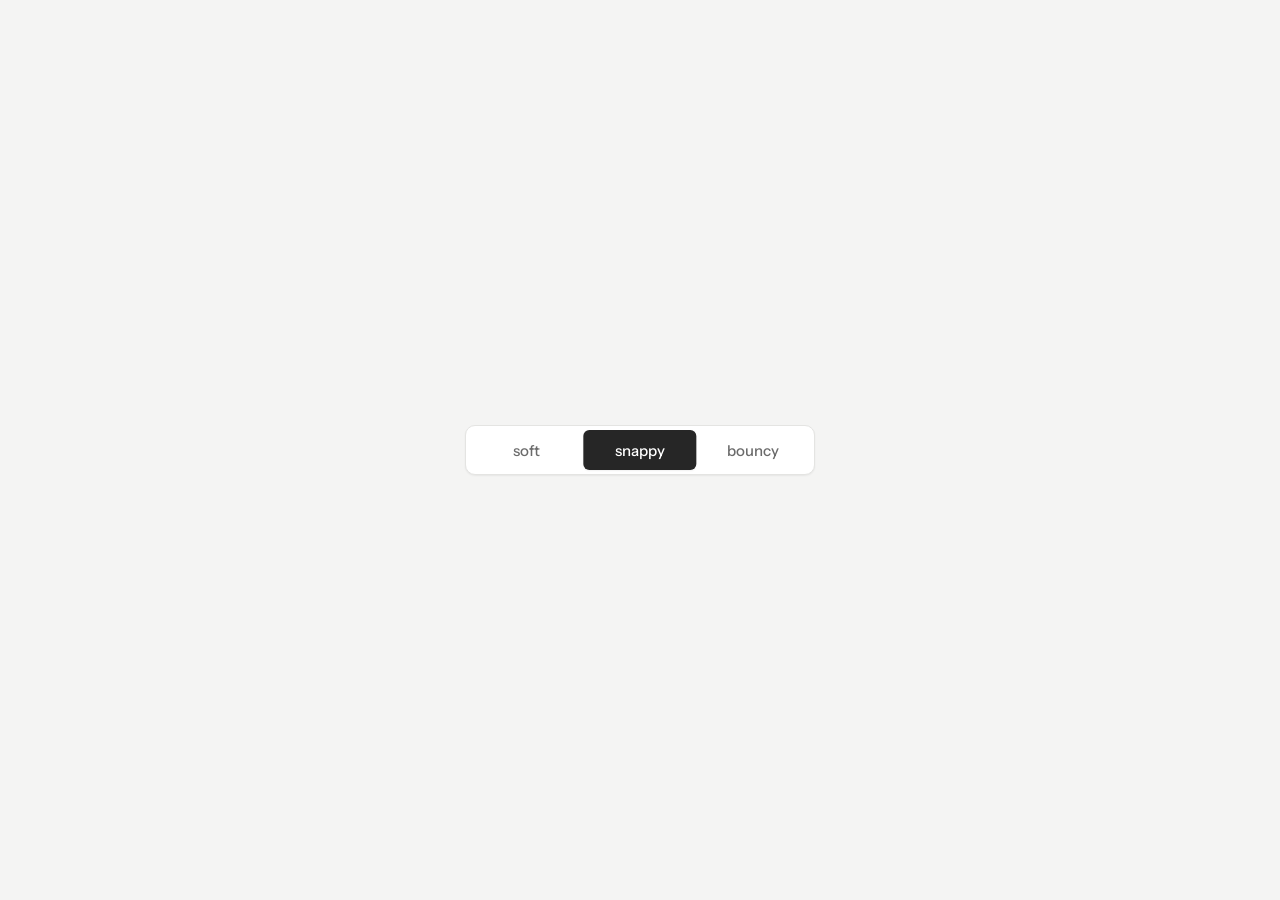
<file: animations/segmented-control/code.html>
<!DOCTYPE html>
<html lang="en">
<head>
  <meta charset="UTF-8">
  <meta name="viewport" content="width=device-width, initial-scale=1.0">
  <title>Segmented control</title>

  <!-- The segmented control, standalone — from mihneaptu.github.io/lab
       (MIT).
       The thumb is a physical body on a spring, and the three segments
       are spring PRESETS: choosing one retunes the very spring the
       thumb is riding, so the setting change is something you feel
       mid-travel, not just see. Click, drag, fling, or use the arrow
       keys — the spring chases the target from wherever it is,
       velocity and all.
       The exhibit version also lets the cursor brush the thumb and
       phone shakes rattle it; this snippet keeps the control itself.
       Every color and size is an inlined design token: retune :root
       and everything follows. -->

  <link rel="preconnect" href="https://fonts.googleapis.com">
  <link rel="preconnect" href="https://fonts.gstatic.com" crossorigin>
  <link href="https://fonts.googleapis.com/css2?family=Instrument+Sans:wght@500&display=swap" rel="stylesheet">

  <style>
    :root {
      --paper: #f4f4f3;           /* page background */
      --surface: #ffffff;         /* the track */
      --ink: #1a1a1a;
      --ink-muted: #6b6b6b;       /* unselected labels */
      --line: #e4e4e2;            /* the track's hairline border */
      --accent: #262626;          /* the thumb */
      --accent-contrast: #ffffff; /* the label riding the thumb */
      --radius-md: 10px;
      --radius-sm: 6px;
      --shadow-sm: 0 1px 2px rgba(0, 0, 0, 0.06);
      --shadow-md: 0 2px 6px rgba(0, 0, 0, 0.07),
                   0 8px 24px rgba(0, 0, 0, 0.06);
      --font-body: "Instrument Sans", "Segoe UI", sans-serif;
    }

    body {
      margin: 0;
      min-height: 100vh;  /* fallback for browsers without dvh */
      min-height: 100dvh;
      display: grid;
      place-items: center;
      background: var(--paper);
    }

    /* --- The control ------------------------------------------------------ */

    .seg {
      --pad: 4px; /* track inset — the script's PAD constant mirrors this */

      position: relative; /* anchors the thumb */
      display: grid;
      grid-template-columns: repeat(3, 1fr); /* equal thirds, so the
        thumb's travel is an exact multiple of one segment's width and a
        font swap can never shift the target under the spring */
      width: min(340px, calc(100vw - 64px));
      padding: var(--pad);
      background: var(--surface);
      border: 1px solid var(--line);
      border-radius: var(--radius-md);
      box-shadow: var(--shadow-sm);
      /* the finger drives the thumb, so horizontal drags across the
         control must reach it as pointer moves instead of being eaten as
         a failed scroll — pan-y keeps vertical swipes scrolling the page
         like anywhere else */
      touch-action: pan-y;
      user-select: none;
      -webkit-user-select: none;
      -webkit-touch-callout: none; /* a long press mid-drag is a grip,
                                      not an invitation to the iOS callout */
    }

    /* The thumb. Its position is integrated per-frame by the script and
       written as a transform, so there is deliberately NO transition here
       — a CSS transition underneath would fight every integrated step.
       The one exception is the shadow: lifting it when grabbed is a
       state change, not motion. */
    .seg-thumb {
      position: absolute;
      top: var(--pad);
      bottom: var(--pad);
      left: var(--pad);
      /* the padding box is the containing block, so this lands exactly on
         one grid third: (track - 2*pad) / 3 — one segment, no measuring */
      width: calc((100% - 2 * var(--pad)) / 3);
      background: var(--accent);
      border-radius: var(--radius-sm); /* concentric: radius-md - pad */
      box-shadow: var(--shadow-sm);
      transition: box-shadow 200ms ease;
    }

    /* Held by a finger (or cursor): picked up, not just sitting there. */
    .seg-thumb.is-held {
      box-shadow: var(--shadow-md);
    }

    /* The labels sit ABOVE the sliding thumb, and their ink answers the
       thumb's LIVE position: the script marks whichever segment the
       thumb's center is over .is-under — every frame, flight and drag
       alike — so the contrast ink changes hands exactly as the thumb
       crosses a boundary. aria-checked stays purely semantic; it commits
       the instant you act, long before the thumb arrives. The short fade
       only softens the handoff. */
    .seg-option {
      position: relative;
      z-index: 1;
      display: grid;
      place-items: center;
      height: 40px; /* 48px of control — a comfortable touch target */
      padding: 0;
      border: 0;
      background: none;
      font-family: var(--font-body);
      font-size: 0.9375rem;
      font-weight: 500;
      color: var(--ink-muted);
      border-radius: var(--radius-sm);
      cursor: pointer;
      transition: color 120ms ease;
    }

    .seg-option.is-under {
      color: var(--accent-contrast);
    }

    /* Gated behind (hover: hover): a phone has no cursor, but a tap
       APPLIES :hover anyway — and then it sticks, pinning ink on a label
       the thumb may already have left. */
    @media (hover: hover) {
      .seg-option:not(.is-under):hover {
        color: var(--ink);
      }
    }

    /* The 2px offset parks the ring on the track just OUTSIDE the
       option's box, where the accent contrasts against the surface. */
    .seg-option:focus-visible {
      outline: 2px solid var(--accent);
      outline-offset: 2px;
    }

    /* While a drag owns the thumb, every label under the cursor is a
       grip surface, not a button. */
    .seg.is-dragging,
    .seg.is-dragging .seg-option {
      cursor: grabbing;
    }
  </style>
</head>
<body>

  <!-- A radiogroup with roving tabindex: arrows move selection AND
       focus together, Home/End jump to the ends, and each segment is
       a real button so Space/Enter work for free. -->
  <div class="seg" role="radiogroup" aria-label="Spring preset">
    <div class="seg-thumb" aria-hidden="true"></div>
    <button class="seg-option" type="button" role="radio"
            aria-checked="false" tabindex="-1">soft</button>
    <button class="seg-option" type="button" role="radio"
            aria-checked="true" tabindex="0">snappy</button>
    <button class="seg-option" type="button" role="radio"
            aria-checked="false" tabindex="-1">bouncy</button>
  </div>

  <script>
    const calm = matchMedia("(prefers-reduced-motion: reduce)");
    const seg = document.querySelector(".seg");
    const thumb = document.querySelector(".seg-thumb");
    const options = [...seg.querySelectorAll(".seg-option")];

    /* The three presets. k is stiffness (1/s²), c is damping (1/s), and
       the character of a spring is decided by one number derived from
       them: the damping ratio ζ = c / (2√k).
         ζ ≈ 0.9  — glides home without overshoot (soft)
         ζ ≈ 0.56 — overshoots ~12%: one polite bounce (snappy)
         ζ ≈ 0.24 — overshoots ~45% and rings a while (bouncy)
       (overshoot = e^(−πζ/√(1−ζ²)), for the step response of a damped
       spring.) */
    const PRESETS = [
      { k: 180, c: 24 },
      { k: 620, c: 28 },
      { k: 420, c: 10 },
    ];

    const PAD = 4;              // px — mirrors --pad in the stylesheet
    const DRAG_THRESHOLD = 8;   // px of wander that turns a press into a drag
    const RUBBER = 0.35;        // past an end, travel counts only this much
    const RUBBER_MAX = 26;      // px — the most the band stretches
    const FLING_LOOKAHEAD = 0.12; // s of release velocity folded into the pick
    const FLING_MAX = 2400;     // px/s — a wild fling still reads as a slide
    const V_MAX = 5200;         // px/s — a throttled frame can't slingshot it

    /* Squash-and-stretch is driven by SPEED, not direction: the thumb
       elongates along the travel axis mid-flight and counter-squeezes a
       touch vertically. The arrival overshoot (velocity spikes the other
       way) then gets its own little recoil for free. */
    const SQUASH_REF = 2600;    // px/s for full stretch
    const SQUASH_MAX = 0.14;

    let index = Math.max(0, options.findIndex(
      (o) => o.getAttribute("aria-checked") === "true"
    ));
    let segW = 0;                    // px per segment, measured
    let x = 0, v = 0, target = 0;    // the spring's state, in px of travel
    let rafId = null, lastT = 0;

    function measure() {
      /* The options are untransformed grid children. The thumb's own box
         can't be trusted for this — getBoundingClientRect includes the
         spring's squash. */
      segW = options[0].getBoundingClientRect().width;
    }

    function pose() {
      const s = Math.min(Math.abs(v) / SQUASH_REF, 1) * SQUASH_MAX;
      thumb.style.transform =
        `translateX(${x}px) scale(${1 + s}, ${1 - s * 0.5})`;
    }

    /* Settled, the transform carries no scale residue — just the resting
       translate. */
    function park() {
      thumb.style.transform = `translateX(${x}px)`;
    }

    function syncAria() {
      options.forEach((o, j) => {
        o.setAttribute("aria-checked", String(j === index));
        o.tabIndex = j === index ? 0 : -1;
      });
    }

    /* One funnel for every way the selection can change: click, fling,
       or keys. Retargeting mid-flight is the whole point of physics over
       keyframes — the spring just chases the new target from wherever it
       is, velocity and all, instead of restarting a canned clip. */
    function goTo(i) {
      const changed = i !== index;
      index = i;
      target = i * segW;
      if (changed) syncAria();
      if (calm.matches) {
        x = target; v = 0; park(); syncUnder();
        return;
      }
      wake();
    }

    /* --- Drag, fling, and the click that wasn't one -------------------------
       Pressing the thumb grabs it (even mid-flight). Pressing a label
       arms a click; wander more than a few px and the press becomes a
       drag, the thumb swimming to center itself under the finger — the
       way the iOS control behaves. Releasing folds the finger's velocity
       into the pick: the thumb lands on the segment nearest to where it
       was HEADED, not where it happened to be let go. */

    let pid = null;          // the one pointer we follow; others are ignored
    let held = false;        // the finger owns the thumb
    let pressIndex = -1;     // the option a press started on (-1: the track)
    let pressX = 0, pressY = 0;
    let grabOffset = 0;      // px from the thumb's left edge to the grip
    let lastPX = 0, lastPT = 0, dragV = 0; // the finger's velocity trail
    let suppressClick = false; // a drag's ghost click must not re-select
    let underIndex = -1;       // the segment under the thumb RIGHT NOW

    /* The ink's single source of truth: is-under follows the thumb's
       live position — every integrator frame and every drag move — so
       exactly the label beneath it wears the contrast color, flipping
       the moment the thumb's center crosses into its third. Kept apart
       from index on purpose: index (and with it aria-checked and the
       roving tabindex) is the committed VALUE, which changes the instant
       you act, long before the thumb physically arrives. */
    function syncUnder() {
      const j = Math.max(0, Math.min(2, Math.round(x / segW)));
      if (j === underIndex) return;
      underIndex = j;
      options.forEach((o, k) => o.classList.toggle("is-under", k === j));
    }

    function trackX(e) {
      const r = seg.getBoundingClientRect();
      /* border (clientLeft) + track padding sit between the rect's left
         edge and the thumb's x=0 */
      return e.clientX - r.left - seg.clientLeft - PAD;
    }

    function rubber(raw) {
      const max = 2 * segW;
      if (raw < 0) return Math.max(raw * RUBBER, -RUBBER_MAX);
      if (raw > max) return max + Math.min((raw - max) * RUBBER, RUBBER_MAX);
      return raw;
    }

    seg.addEventListener("pointerdown", (e) => {
      if (pid !== null) return;
      if (e.pointerType === "mouse" && e.button !== 0) return;
      pid = e.pointerId;
      suppressClick = false;

      const px = trackX(e);
      pressX = px;
      pressY = e.clientY;
      pressIndex = options.indexOf(e.target.closest(".seg-option"));
      lastPX = px;
      lastPT = performance.now();
      dragV = 0;

      if (px >= x - 6 && px <= x + segW + 6) {
        held = true;
        grabOffset = px - x;
        /* capture routes every move and the lift back here even if the
           pointer wanders off the control mid-drag. Only DRAGS capture:
           Chromium retargets the compatibility click to the capture
           element, so a captured plain press would lose its click on
           the option — and with it, selection by tap or mouse click. */
        seg.setPointerCapture(pid);
        thumb.classList.add("is-held");
        seg.classList.add("is-dragging");
      }
    });

    seg.addEventListener("pointermove", (e) => {
      if (pid === null || e.pointerId !== pid) return;

      const px = trackX(e);
      const now = performance.now();

      if (!held && pressIndex !== -1 &&
          Math.hypot(px - pressX, e.clientY - pressY) > DRAG_THRESHOLD) {
        /* the press becomes a drag: the thumb swims to the finger */
        held = true;
        grabOffset = segW / 2;
        seg.setPointerCapture(pid);
        thumb.classList.add("is-held");
        seg.classList.add("is-dragging");
      }

      if (held) {
        x = rubber(px - grabOffset);
        /* the finger's velocity, smoothed: raw per-event deltas jitter
           too much to fling on, so they run through an EMA */
        const dt = (now - lastPT) / 1000;
        if (dt > 0.001) {
          dragV = dragV * 0.7 + ((px - lastPX) / dt) * 0.3;
        }
        v = dragV; // so the squash answers the finger's speed too
        pose();
        syncUnder(); // the label beneath the thumb keeps its ink true
      }

      lastPX = px;
      lastPT = now;
    });

    function release(e, fling) {
      if (e.pointerId !== pid) return;
      pid = null;
      thumb.classList.remove("is-held");
      seg.classList.remove("is-dragging");

      if (held) {
        held = false;
        /* the drag is handled; the click event trailing a touch drag
           (or a mouse one) must not turn around and re-select whatever
           option the press happened to start on */
        suppressClick = true;
        const vv = fling
          ? Math.max(-FLING_MAX, Math.min(FLING_MAX, dragV))
          : 0; // a cancel's velocity is unreliable across browsers
        const pick = Math.max(0, Math.min(2,
          Math.round((x + vv * FLING_LOOKAHEAD) / segW)
        ));
        v = vv; // the spring inherits the finger's speed, never a jump
        goTo(pick);
      }
      pressIndex = -1;
    }
    seg.addEventListener("pointerup", (e) => release(e, true));
    seg.addEventListener("pointercancel", (e) => release(e, false));

    /* Clicks handle only what pointerup didn't: plain taps and keyboard
       activation. */
    seg.addEventListener("click", (e) => {
      if (suppressClick) {
        suppressClick = false;
        return;
      }
      const o = e.target.closest(".seg-option");
      if (!o) return;
      goTo(options.indexOf(o));
    });

    /* Radiogroup keys: arrows walk one segment, Home/End jump to the
       ends, and focus follows the selection. */
    seg.addEventListener("keydown", (e) => {
      let next = null;
      if (e.key === "ArrowRight") next = Math.min(index + 1, 2);
      else if (e.key === "ArrowLeft") next = Math.max(index - 1, 0);
      else if (e.key === "Home") next = 0;
      else if (e.key === "End") next = 2;
      if (next === null) return;
      e.preventDefault();
      goTo(next);
      options[next].focus();
    });

    /* --- The spring ----------------------------------------------------------
       One body, one axis, semi-implicit Euler: velocity from the spring
       force FIRST, then position. The preset under the CURRENT selection
       supplies k and c, which is what makes switching segments tactile:
       retarget and the very ride over obeys the new constants. */

    function wake() {
      if (rafId === null && !calm.matches) {
        lastT = performance.now();
        rafId = requestAnimationFrame(tick);
      }
    }

    function tick(t) {
      /* clamp dt so a throttled background tab can't slingshot the thumb */
      const dt = Math.min((t - lastT) / 1000, 0.032);
      lastT = t;

      if (held) { rafId = null; return; } // the finger owns x while held

      const p = PRESETS[index];
      v += (-p.k * (x - target) - p.c * v) * dt;
      if (v > V_MAX) v = V_MAX;
      else if (v < -V_MAX) v = -V_MAX;
      x += v * dt;

      /* The track's end-stops: the thumb doesn't pass through the wall,
         it knocks on it — a third of the impact speed comes back. */
      const max = 2 * segW;
      if (x < 0) { x = 0; v = Math.abs(v) * 0.32; }
      else if (x > max) { x = max; v = -Math.abs(v) * 0.32; }

      if (Math.abs(x - target) < 0.05 && Math.abs(v) < 3) {
        x = target;
        v = 0;
        park(); // snap off the squash residue and stop touching the style
        syncUnder();
        rafId = null;
        return;
      }

      pose();
      syncUnder(); // the ink tracks the flight, not just drags
      rafId = requestAnimationFrame(tick);
    }

    /* --- Housekeeping -------------------------------------------------------- */

    measure();
    x = target = index * segW;
    park();
    syncUnder(); // the checked label wears the ink from the first paint

    /* A resize re-does the geometry, and re-anchoring a spring nobody
       can watch mid-resize beats rescaling it: land the thumb on its
       segment in the new geometry. */
    window.addEventListener("resize", () => {
      measure();
      x = target = index * segW;
      v = 0;
      park();
      syncUnder();
    });

    /* Stop the spring before the document is frozen: rAF callbacks never
       fire in a hidden document, so a mid-flight thumb would otherwise
       be cached (or restored from the back/forward cache) away from its
       segment with a dead clock. Landing it is invisible — the page is
       going away anyway. A grip simply ends: the finger is gone. */
    function settleForSuspension() {
      if (rafId !== null) {
        cancelAnimationFrame(rafId);
        rafId = null;
      }
      if (pid !== null) {
        pid = null;
        held = false;
        pressIndex = -1;
        thumb.classList.remove("is-held");
        seg.classList.remove("is-dragging");
      }
      x = target;
      v = 0;
      park();
      syncUnder();
    }

    window.addEventListener("pagehide", settleForSuspension);
    document.addEventListener("visibilitychange", () => {
      if (document.visibilityState === "hidden") settleForSuspension();
    });
  </script>

</body>
</html>
</file>
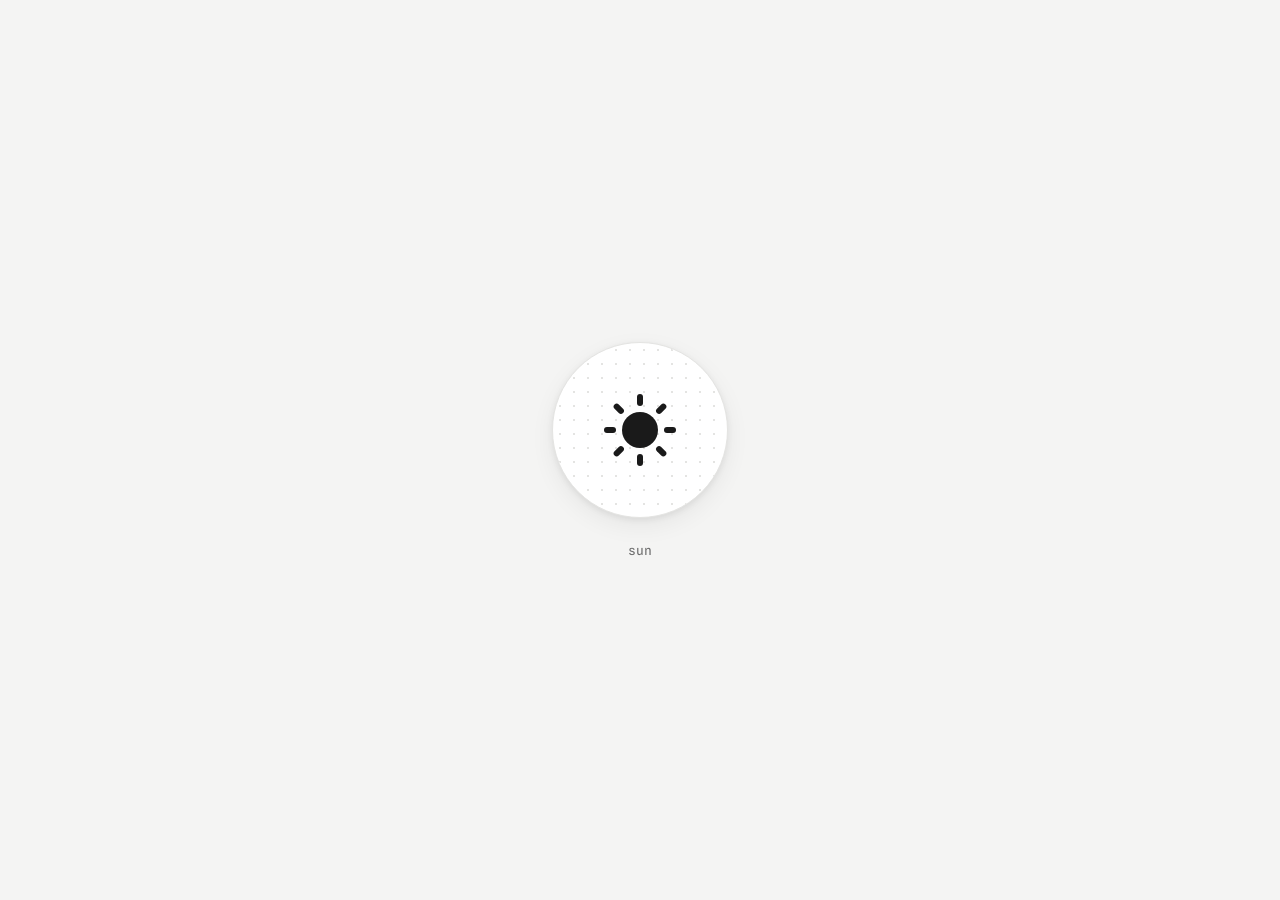
<file: animations/sun-moon/code.html>
<!DOCTYPE html>
<html lang="en">
<head>
  <meta charset="UTF-8">
  <meta name="viewport" content="width=device-width, initial-scale=1.0">
  <title>Sun to moon</title>

  <!-- The sun-to-moon theme switch, standalone — from
       mihneaptu.github.io/lab (MIT).
       Not a demo of a theme switch: it IS one. Clicking the sun sinks
       its rays into the swelling disc while a masked circle carves the
       crescent, and the page goes dark with it. The choice is saved to
       localStorage; first visits follow the OS preference.
       The exhibit version also lets the cursor brush the rays and
       phone shakes rattle the stars — this snippet keeps the morph and
       the theme plumbing.
       Every color is an inlined design token: retune the two :root
       blocks and everything follows. -->

  <link rel="preconnect" href="https://fonts.googleapis.com">
  <link rel="preconnect" href="https://fonts.gstatic.com" crossorigin>
  <link href="https://fonts.googleapis.com/css2?family=Spline+Sans+Mono:wght@400;500&display=swap" rel="stylesheet">

  <!-- Sets the theme BEFORE the page paints, so there's no flash of the
       wrong colors. Your last choice wins; otherwise the OS preference. -->
  <script>
    document.documentElement.dataset.theme =
      localStorage.getItem("theme") ||
      (matchMedia("(prefers-color-scheme: dark)").matches ? "dark" : "light");
  </script>

  <style>
    :root {
      color-scheme: light;

      --paper: #f4f4f3;
      --surface: #ffffff;
      --ink: #1a1a1a;
      --ink-muted: #6b6b6b;
      --line: #e4e4e2;
      --accent: #262626; /* the focus ring */

      /* Both themes' shadows exist at once, as FIXED aliases that never
         flip: the button wears the light one permanently and fades the
         dark one in on its own layer (see .sky-toggle::after). Opacity
         crossfades run on the GPU compositor; transitioning box-shadow
         itself re-blurs these big soft layers on the CPU every frame of
         the 500ms flip — exactly the frames the morph needs. */
      --shadow-md-light: inset 0 1px 0 rgba(255, 255, 255, 0),
                         0 2px 6px rgba(0, 0, 0, 0.07),
                         0 8px 24px rgba(0, 0, 0, 0.06);
      --shadow-lg-light: inset 0 1px 0 rgba(255, 255, 255, 0),
                         0 2px 4px rgba(0, 0, 0, 0.05),
                         0 12px 24px rgba(0, 0, 0, 0.07),
                         0 32px 64px rgba(0, 0, 0, 0.08);
      --shadow-md-dark: inset 0 1px 0 rgba(255, 255, 255, 0.06),
                        0 2px 6px rgba(0, 0, 0, 0.45),
                        0 8px 24px rgba(0, 0, 0, 0.35);
      --shadow-lg-dark: inset 0 1px 0 rgba(255, 255, 255, 0.09),
                        0 2px 4px rgba(0, 0, 0, 0.5),
                        0 12px 24px rgba(0, 0, 0, 0.4),
                        0 32px 64px rgba(0, 0, 0, 0.35);

      --font-mono: "Spline Sans Mono", Consolas, monospace;
    }

    [data-theme="dark"] {
      color-scheme: dark;

      --paper: #121212;
      --surface: #1c1c1c;
      --ink: #f2f2f2;
      --ink-muted: #a3a3a3;
      --line: #2a2a2a;
      --accent: #ececec;
    }

    body {
      margin: 0;
      min-height: 100vh;  /* fallback for browsers without dvh */
      min-height: 100dvh;
      display: grid;
      place-items: center;
      background: var(--paper);
      /* The sky doesn't snap to night — the paper crossfades on the
         morph's own clock, so the world changes WITH the sun, not
         before it. */
      transition: background-color 500ms ease;
    }

    .sky-specimen {
      display: grid;
      justify-items: center;
      row-gap: 24px;
    }

    /* --- The toggle ------------------------------------------------------ */

    .sky-toggle {
      /* The morph's shared clock. One ease for everything keeps the
         disc, rays, and mask feeling like a single object transforming
         instead of three animations that happen to run at once. A
         symmetric ease-in-out on purpose: an exponential ease-out
         finishes ~70% of the travel in the first tenth of a second, so
         the rays looked like they blinked out rather than plunged in. */
      --sky-ease: cubic-bezier(0.65, 0, 0.35, 1);
      --sky-time: 400ms;

      position: relative; /* anchors the dot-grid layer below */
      width: 176px;
      height: 176px;
      display: grid;
      place-items: center;
      color: var(--ink); /* the svg draws with currentColor */
      background-color: var(--surface);
      border: 1px solid var(--line);
      border-radius: 50%;
      box-shadow: var(--shadow-md-light); /* the fixed alias — see :root */
      cursor: pointer;
      /* only the press stays on a fast clock; border, surface, and ink
         all ride the same slow crossfade as the paper, so nothing flips
         to the new theme ahead of the surface it sits on */
      transition: transform 180ms cubic-bezier(0.2, 0, 0, 1),
                  box-shadow 500ms ease,
                  background-color 500ms ease,
                  border-color 500ms ease,
                  color 500ms ease;
    }

    /* The dot grid lives on its own layer because a background-image
       can't transition. The trick: this layer is a plain solid color
       (which CAN transition), and a mask punches the dot pattern out
       of it. The mask never changes; only the color crossfades. */
    .sky-toggle::before {
      content: "";
      position: absolute;
      inset: 0;
      border-radius: inherit;
      background-color: var(--line);
      -webkit-mask-image: radial-gradient(#000 1px, transparent 1px);
      -webkit-mask-size: 14px 14px;
      mask-image: radial-gradient(#000 1px, transparent 1px);
      mask-size: 14px 14px;
      transition: background-color 500ms ease;
      pointer-events: none;
    }

    /* The dark theme's shadow, pre-painted on its own layer and simply
       faded in when night falls (see the note in :root). */
    .sky-toggle::after {
      content: "";
      position: absolute;
      inset: 0;
      border-radius: inherit;
      box-shadow: var(--shadow-md-dark);
      opacity: 0;
      transition: opacity 500ms ease, box-shadow 500ms ease;
      pointer-events: none;
    }

    [data-theme="dark"] .sky-toggle::after {
      opacity: 1;
    }

    /* Hover: a gentle 2px rise with the shadow deepening one step.
       Gated behind (hover: hover): a phone has no cursor, but a tap
       APPLIES :hover anyway — and then it sticks after the finger
       lifts. Mouse devices are unaffected. */
    @media (hover: hover) {
      .sky-toggle:hover {
        box-shadow: var(--shadow-lg-light);
        transform: translateY(-2px);
      }

      /* the night sky's copy of the bloom, on its own layer */
      .sky-toggle:hover::after {
        box-shadow: var(--shadow-lg-dark);
      }
    }

    /* Pressing the sky: the rise collapses and the button gives
       slightly under the finger, like a physical switch. */
    .sky-toggle:active {
      transform: scale(0.97);
    }

    .sky-toggle:focus-visible {
      outline: 2px solid var(--accent);
      outline-offset: 2px;
    }

    /* --- The icon --------------------------------------------------------
       One svg, three moving parts:

         .disc — the sun's body, a filled circle.
         .rays — eight short lines around it.
         .bite — an invisible circle inside a <mask>, parked off-canvas.

       The moon is never drawn. It's what's LEFT of the sun's disc after
       the bite slides over it: the mask's white rectangle keeps the disc
       visible, and wherever the black bite circle overlaps, the disc is
       punched out. Slide the bite across one edge and a crescent remains. */

    .sky-icon {
      position: relative; /* lifts the icon above the dot layer */
      width: 72px;
      height: 72px;
      /* the sunrise overshoot pokes the ray caps a hair past the
         viewBox — let them, instead of clipping them flat */
      overflow: visible;
    }

    /* transform-box: view-box makes "center" mean the middle of the
       24x24 viewBox (12,12) — the point the disc grows from and the
       rays rotate around. Without it, each line would use its own
       tiny bounding box and the rays would spin in place. */
    .disc,
    .rays {
      transform-box: view-box;
      transform-origin: center;
    }

    /* The three parts share one clock and one ease but start staggered,
       so each motion hands off to the next and the whole thing reads
       as ONE object transforming. The delays below are the moon→sun
       direction (the crescent heals, the disc shrinks, the rays climb
       back out last); the .is-moon block flips the order. */

    .bite {
      transition: transform var(--sky-time) var(--sky-ease);
    }

    .disc {
      transition: transform var(--sky-time) var(--sky-ease) 40ms;
    }

    /* The rays run on a slightly quicker clock than the other parts,
       so they stay one step ahead of the bite's sweeping hole — faster,
       not earlier, keeps the whole morph simultaneous. Their ease has a
       small overshoot: at sunrise the rays stretch a hair past resting
       length and settle back — arrival with weight, not interpolation. */
    .rays {
      transition: transform calc(var(--sky-time) - 80ms)
                  cubic-bezier(0.34, 1.3, 0.64, 1) 140ms;
    }

    /* --- The moon state --------------------------------------------------
       Sun → moon: the rays plunge inward and are swallowed by the
       swelling disc, then the bite slides in from the top-right to
       carve the crescent. Going back, the disc heals and shrinks, and
       the rays climb back out of it. */

    .sky-toggle.is-moon .rays {
      /* No fade: the rays are drawn UNDER the disc in the same color,
         so shrinking them toward the center makes the swelling disc
         swallow them whole. The rotation turns the plunge into a turn
         of the sky — clockwise, sweeping toward the hollow the bite is
         about to carve. The symmetric ease (not the base rule's
         overshoot) spends its speed in the middle, where the eye can
         actually watch the plunge. */
      transform: rotate(45deg) scale(0.25);
      transition-duration: 240ms;
      transition-timing-function: var(--sky-ease);
      transition-delay: 0ms; /* the rays lead going to the moon... */
    }

    .sky-toggle.is-moon .disc {
      /* r=6 scaled 1.75x reads as a proper moon. The stretched clock is
         deliberate: the swell must OUTLAST the bite, so the crescent is
         carved out of a body that's visibly still growing —
         grow-and-carve as one event, not grow, stop, carve. */
      transform: scale(1.75);
      transition-duration: 360ms;
      transition-delay: 25ms; /* ...the disc swells as they sink in... */
    }

    .sky-toggle.is-moon .bite {
      /* From its park spot at cx=36 this lands the bite about 5.5 units
         off the disc's center, leaving a crescent ~7 units thick that
         opens toward the top-right. The notch reaches the rim ~150ms in,
         once the rays are most of the way home. */
      transform: translate(-18.7px, 0);
      transition-duration: 285ms;
      transition-delay: 40ms;
    }

    /* --- The stars --------------------------------------------------------
       The payoff: once the crescent has settled, two small stars fly
       out of it into the hollow it carved — and when day returns they
       dive back in, eaten by the moon. No opacity tricks: their HOME
       position is tucked inside the crescent's flesh, where ink on ink
       is simply invisible (the same trick that hides the swallowed
       rays), and inside the small sun disc too, so they stay hidden in
       daylight as well. */

    .star {
      transform-box: fill-box;
      transform-origin: center;
      /* return flight: dive back into the moon right away */
      transition: transform 280ms var(--sky-ease);
    }

    .star-1 {
      opacity: 0.9;
      transform: translate(-11.2px, 5.8px) scale(0.8);
    }

    .star-2 {
      opacity: 0.7; /* a touch dimmer — reads as farther away */
      transform: translate(-12.9px, 1.6px) scale(0.8);
    }

    /* Night falls: the stars launch invisible over the crescent's flesh
       while it's still being carved, and the sweeping bite uncovers
       them mid-flight. Staggered so they read as two arrivals, on a
       springy ease so they POP into place. */
    .sky-toggle.is-moon .star {
      transform: none;
      transition-duration: 170ms;
      transition-timing-function: cubic-bezier(0.34, 1.56, 0.64, 1);
    }

    .sky-toggle.is-moon .star-1 {
      transition-delay: 145ms;
    }

    .sky-toggle.is-moon .star-2 {
      transition-delay: 195ms;
    }

    /* --- Caption ---------------------------------------------------------
       Quiet mono metadata under the exhibit, like a specimen label. */

    .sky-label {
      margin: 0;
      font-family: var(--font-mono);
      font-size: 0.8125rem;
      color: var(--ink-muted);
      user-select: none;
      /* The word swaps early in the morph (130ms), so the ink flip must
         be DONE before that — a fast fade, not the page's slow one. */
      transition: color 80ms ease;
    }

    /* Reduced motion: the sky still flips, it just stops animating. */
    @media (prefers-reduced-motion: reduce) {
      *,
      *::before,
      *::after {
        transition-duration: 0.01ms !important;
        animation-duration: 0.01ms !important;
      }
    }
  </style>
</head>
<body>

  <main class="sky-specimen">
    <button
      class="sky-toggle"
      type="button"
      aria-pressed="false"
      aria-label="Switch color theme"
    >
      <svg class="sky-icon" viewBox="0 0 24 24" aria-hidden="true">
        <mask id="crescent-mask" maskUnits="userSpaceOnUse" x="-3" y="-3" width="30" height="30">
          <!-- White = keep, black = punch out. The white rect runs 3
               units PAST the viewBox on every side so the sunrise
               overshoot can't slice a crossing ray tip flat. The bite
               circle waits off the right edge at cx=36. It's nearly as
               big as the swollen disc (r=9 vs r=10.5) on purpose:
               crescent thickness is what's LEFT between two circle
               edges — a slim crescent needs a near-twin circle shifted
               slightly off center. -->
          <rect x="-3" y="-3" width="30" height="30" fill="white" />
          <circle class="bite" cx="36" cy="10.5" r="9" fill="black" />
        </mask>

        <!-- One mask over the whole drawing, and the rays BEFORE the
             disc so they render underneath it. Both choices serve the
             swallow: rays shrinking toward the center slip in behind
             the disc, and the mask makes sure the bite's hole doesn't
             become a window that shows the swallowed rays hiding
             inside. -->
        <g mask="url(#crescent-mask)">
          <g class="rays" stroke="currentColor" stroke-width="2" stroke-linecap="round">
            <line x1="12" y1="1"     x2="12"    y2="3" />
            <line x1="12" y1="21"    x2="12"    y2="23" />
            <line x1="1"  y1="12"    x2="3"     y2="12" />
            <line x1="21" y1="12"    x2="23"    y2="12" />
            <line x1="4.22"  y1="4.22"  x2="5.64"  y2="5.64" />
            <line x1="18.36" y1="18.36" x2="19.78" y2="19.78" />
            <line x1="4.22"  y1="19.78" x2="5.64"  y2="18.36" />
            <line x1="18.36" y1="5.64"  x2="19.78" y2="4.22" />
          </g>

          <circle class="disc" cx="12" cy="12" r="6" fill="currentColor" />
        </g>

        <!-- Two tiny stars for the moon's sky. These coordinates are
             their SKY positions, in the hollow the bite carves out; at
             rest CSS translates them home, inside the crescent's flesh.
             They live OUTSIDE the masked group on purpose: the hollow
             is exactly where the mask punches the drawing away, so
             inside the group they'd be erased too. -->
        <g class="stars" fill="currentColor">
          <circle class="star star-1" cx="18.6" cy="7.2" r="0.9" />
          <circle class="star star-2" cx="20.8" cy="12.6" r="0.6" />
        </g>
      </svg>
    </button>

    <!-- aria-hidden: the button's label already tells the whole story;
         announcing this too would say everything twice. -->
    <p class="sky-label" aria-hidden="true">sun</p>
  </main>

  <script>
    const root = document.documentElement;
    const toggle = document.querySelector(".sky-toggle");
    const label = document.querySelector(".sky-label");

    /* One source of truth: the theme decides the pose, never the other
       way around. The icon just reads data-theme and dresses to match. */
    function syncPose() {
      const isMoon = root.dataset.theme === "dark";
      toggle.classList.toggle("is-moon", isMoon);
      toggle.setAttribute("aria-pressed", String(isMoon));
      label.textContent = isMoon ? "moon" : "sun";
    }

    /* The icon leads, the world follows one frame later. Flipping
       data-theme restyles and repaints the WHOLE page in one go, and on
       a phone that stall is long enough to eat the morph's opening
       frames. So the tap only starts the icon's morph (cheap: one small
       svg), lets the browser paint that first frame, and flips the
       theme on the one after — 16ms is far below what the eye can
       order, so the sky still moves with the sun. */
    let flipFrame;
    let labelTimer;
    toggle.addEventListener("click", () => {
      /* localStorage, not root.dataset, is the source of truth for
         "current theme" here: with the world-flip deferred a frame, a
         fast second tap could otherwise read the OLD theme back and
         cancel itself out. */
      const next =
        (localStorage.getItem("theme") || root.dataset.theme) === "dark"
          ? "light" : "dark";
      localStorage.setItem("theme", next);

      const isMoon = next === "dark";
      toggle.classList.toggle("is-moon", isMoon);
      toggle.setAttribute("aria-pressed", String(isMoon));

      cancelAnimationFrame(flipFrame);
      flipFrame = requestAnimationFrame(() => {
        /* two rAFs, not one: the first fires BEFORE this frame paints,
           so the flip would land in the same paint as the morph's
           start; the second lands it cleanly in the frame after */
        flipFrame = requestAnimationFrame(() => {
          root.dataset.theme = next;
        });
      });

      /* The word changes when the shape does: the crescent bite lands /
         the rays return around the 150ms mark, so the caption switches
         just before that, no fade needed. */
      clearTimeout(labelTimer);
      labelTimer = setTimeout(() => {
        label.textContent = isMoon ? "moon" : "sun";
      }, 130);
    });

    /* If you arrive in dark mode, wake up as the moon. This runs before
       the first paint, so the pose is applied without playing the morph
       — you only see the animation when YOU flip the sky. */
    syncPose();

    function settleSkyTransitions() {
      document.getAnimations().forEach((anim) => {
        if (anim.transitionProperty) anim.cancel();
      });
    }

    /* Stop the morph before the document is frozen, and land the
       deferred world-flip: rAF callbacks never fire in a hidden
       document, so a tap taken in the instant before hiding would
       otherwise leave the page in the old theme with the icon already
       morphed — and a back/forward-cache restore would wake up
       mid-animation. */
    function prepareForSuspension() {
      clearTimeout(labelTimer);
      cancelAnimationFrame(flipFrame);
      root.dataset.theme = localStorage.getItem("theme") || root.dataset.theme;
      settleSkyTransitions();
    }

    window.addEventListener("pagehide", prepareForSuspension);

    /* Re-sync first, then cancel: changing the theme and .is-moon can
       create fresh transitions of their own, and those must also land
       immediately when the page is being restored. */
    window.addEventListener("pageshow", () => {
      clearTimeout(labelTimer);
      root.dataset.theme = localStorage.getItem("theme") || root.dataset.theme;
      syncPose();
      settleSkyTransitions();
    });

    document.addEventListener("visibilitychange", () => {
      if (document.visibilityState === "hidden") {
        prepareForSuspension();
        return;
      }

      root.dataset.theme = localStorage.getItem("theme") || root.dataset.theme;
      syncPose();
      settleSkyTransitions();
    });
  </script>

</body>
</html>
</file>
<file: styles/tokens.css>
/* ==========================================================================
   tokens.css — the design system

   This file is the single source of truth for every visual decision in
   the lab. No component file is allowed to invent its own color, spacing,
   or font size — everything points back here.

   Why this matters: consistency is what makes a design feel "designed".
   When every gap is pulled from one spacing scale and every color from
   one palette, pages feel calm and intentional even before you add any
   decoration. When values are picked ad hoc (13px here, 15px there,
   five slightly different grays), pages feel messy and nobody can say why.

   THEMING: colors live in two blocks — the light theme in :root, and a
   dark override in [data-theme="dark"]. Only COLOR tokens change between
   themes. Spacing, type, shape, and motion are theme-independent, so they
   are defined once and never repeated.
   ========================================================================== */

/* Keep these as ordinary inherited custom properties. A theme change swaps
   their values atomically; the shared chrome animates between complete page
   snapshots rather than interpolating ink, paper, and borders separately.
   That keeps every visible region internally consistent throughout a flip. */

:root {

  /* Tells the browser which theme we're in, so native UI (scrollbars,
     form controls) matches the page instead of fighting it. */
  color-scheme: light;

  /* ------------------------------------------------------------------
     COLOR — light theme
     A monochrome palette: neutral grays plus one "accent" that is
     simply near-black. Hierarchy comes from contrast and weight,
     not from hue.
     ------------------------------------------------------------------ */

  --paper: #f4f4f3;        /* page background — a soft neutral, not stark white */

  /* surface, both inks, and line also exist as FIXED aliases (-light /
     -dark) that never flip with the theme — the same pattern as the
     fixed shadow aliases below. One customer so far: the homepage
     sun-moon card, whose preview stage dresses in the OPPOSITE sky on
     hover so the morph it promises plays under its own light. */
  --surface-light: #ffffff;  /* cards and specimen stages sit on pure white,
                                so they read as "raised" above the paper */
  --surface-dark: #1c1c1c;   /* in the dark, "raised" means "catches more
                                light": cards sit lighter than the paper */
  --ink-light: #1a1a1a;      /* main text — near-black. Pure #000 on light
                                backgrounds is harsher than it needs to be */
  --ink-dark: #f2f2f2;       /* near-white — pure #fff glows harshly on dark */
  --ink-muted-light: #6b6b6b; /* secondary text — still passes contrast on paper */
  --ink-muted-dark: #a3a3a3;
  --line-light: #e4e4e2;     /* hairline borders and the dot grid */
  --line-dark: #2a2a2a;

  --surface: var(--surface-light);
  --ink: var(--ink-light);
  --ink-muted: var(--ink-muted-light);
  --line: var(--line-light);
  --line-strong: #b0b0ad;  /* borders that must be clearly visible
                              (e.g. the secondary button outline) */

  /* The accent — near-black with a darkness ramp.
     Interactive elements get DARKER as you press them (hover → active),
     like a physical button moving away from the light. */
  --accent: #262626;          /* resting state */
  --accent-strong: #111111;   /* hover */
  --accent-deep: #000000;     /* active (pressed) */
  --accent-soft: #eaeaea;     /* faint tint, for hover on outline/ghost styles */
  --accent-contrast: #ffffff; /* text ON the accent (primary button label) —
                                 flips to dark in the dark theme, where the
                                 accent itself is light */

  /* The one hue in the whole lab: a gold reserved for the header's
     star easter egg. Nothing else may use it — one splash of color
     stays a delight; a second one starts a palette. */
  --gold: #eab308;

  /* Shadows are for elevation, not decoration. Soft and barely-there:
     if you notice the shadow itself, it's too strong. Defined here (not
     in SHAPE & DEPTH) because they change with the theme.
     Three steps, by object size: sm for chips, md for cards, lg for
     large exhibit pieces — big objects need bigger, softer shadows or
     they look pasted on rather than resting. */
  /* Each shadow leads with an invisible inset layer. It does nothing
     in the light theme — it's there so the list SHAPE matches the dark
     theme's (which uses that slot for its lit top rim): CSS can only
     crossfade two shadows smoothly when their lists line up layer for
     layer, inset with inset. Without the placeholder, every theme
     switch would snap the shadows instead of fading them. */

  /* md and lg also exist as FIXED aliases (-light / -dark) that never
     flip with the theme. They're for elements that pre-paint BOTH
     themes' shadows at once and crossfade opacity instead of
     transitioning box-shadow: opacity runs on the GPU compositor,
     while a box-shadow transition re-blurs these big soft layers on
     the CPU every frame — cheap on a desktop, visible jank on a phone.
     (The sun-moon toggle does this; see its ::after.) */
  --shadow-md-light: inset 0 1px 0 rgba(255, 255, 255, 0),
                     0 2px 6px rgba(0, 0, 0, 0.07),
                     0 8px 24px rgba(0, 0, 0, 0.06);
  --shadow-lg-light: inset 0 1px 0 rgba(255, 255, 255, 0),
                     0 2px 4px rgba(0, 0, 0, 0.05),
                     0 12px 24px rgba(0, 0, 0, 0.07),
                     0 32px 64px rgba(0, 0, 0, 0.08);
  --shadow-md-dark: inset 0 1px 0 rgba(255, 255, 255, 0.06),
                    0 2px 6px rgba(0, 0, 0, 0.45),
                    0 8px 24px rgba(0, 0, 0, 0.35);
  --shadow-lg-dark: inset 0 1px 0 rgba(255, 255, 255, 0.09),
                    0 2px 4px rgba(0, 0, 0, 0.5),
                    0 12px 24px rgba(0, 0, 0, 0.4),
                    0 32px 64px rgba(0, 0, 0, 0.35);

  --shadow-sm: inset 0 1px 0 rgba(255, 255, 255, 0),
               0 1px 2px rgba(0, 0, 0, 0.06);
  --shadow-md: var(--shadow-md-light);
  --shadow-lg: var(--shadow-lg-light);

  /* ------------------------------------------------------------------
     TYPE
     Three faces, three jobs:
       display — personality, used sparingly at large sizes
       body    — quiet and readable, does most of the work
       mono    — labels, tokens, annotations ("the lab equipment")
     ------------------------------------------------------------------ */

  --font-display: "Bricolage Grotesque", "Segoe UI", sans-serif;
  --font-body: "Instrument Sans", "Segoe UI", sans-serif;
  --font-mono: "Spline Sans Mono", Consolas, monospace;

  /* Type scale — each step is meaningfully bigger than the last.
     If two sizes are only 1px apart, readers can't tell them apart,
     so the difference communicates nothing. */
  --text-2xs: 0.6875rem;  /* 11px — corner chrome that should whisper
                             (the exhibit pages' copy-code link). The
                             floor of the scale: anything below this
                             stops being comfortably readable. */
  --text-xs: 0.8125rem;   /* 13px — annotations, chips */
  --text-sm: 0.9375rem;   /* 15px — secondary text */
  --text-md: 1.0625rem;   /* 17px — body */
  --text-lg: 1.375rem;    /* 22px — section headings */
  --text-xl: 2rem;        /* 32px — page titles */
  --text-2xl: 3rem;       /* 48px — the homepage headline */

  /* ------------------------------------------------------------------
     SPACING
     One scale, base unit 4px. Every margin, padding, and gap in the lab
     is one of these values — never 13px, never 22px.
     ------------------------------------------------------------------ */

  --space-1: 4px;
  --space-2: 8px;
  --space-3: 12px;
  --space-4: 16px;
  --space-5: 24px;
  --space-6: 32px;
  --space-7: 48px;
  --space-8: 64px;
  --space-9: 96px;

  /* ------------------------------------------------------------------
     SHAPE & DEPTH
     ------------------------------------------------------------------ */

  --radius-sm: 6px;    /* small controls: chips, swatches */
  --radius-md: 10px;   /* buttons, notes */
  --radius-lg: 16px;   /* cards, specimen stages */

  /* ------------------------------------------------------------------
     MOTION
     One duration for color changes, one for movement. Fast enough to
     feel responsive, slow enough to be perceived.
     ------------------------------------------------------------------ */

  --speed-color: 120ms;
  --speed-move: 80ms;
}

/* ==========================================================================
   DARK THEME
   Applied when <html data-theme="dark">. A tiny script in each page's
   <head> sets that attribute from your saved choice (localStorage) or,
   failing that, your OS preference — so the theme is decided before the
   first paint and the page never flashes the wrong colors.

   Dark mode is not just "invert everything": surfaces get LIGHTER as
   they rise (dark paper, lighter cards), and the accent ramp flips —
   the primary button is light, and pressing it makes it dimmer, which
   still reads as "moving away from the light".
   ========================================================================== */

[data-theme="dark"] {

  color-scheme: dark;

  --paper: #121212;        /* the page floor — dark, but not pure black,
                              so shadows and lifted surfaces still register */
  /* The hex values (and the reasoning behind them) live with the fixed
     -light / -dark aliases in :root; this block only picks sides. */
  --surface: var(--surface-dark);
  --ink: var(--ink-dark);
  --ink-muted: var(--ink-muted-dark);
  --line: var(--line-dark);
  --line-strong: #4d4d4d;

  /* The accent ramp, mirrored: light resting state, dimmer as pressed. */
  --accent: #ececec;
  --accent-strong: #d6d6d6;
  --accent-deep: #bfbfbf;
  --accent-soft: #262626;
  --accent-contrast: #111111; /* dark label on the light button */

  /* The stars' gold, a notch brighter so it reads on the dark paper */
  --gold: #facc15;

  /* Dark shadows can't read on a dark floor — black on near-black is
     invisible. So elevation flips with the light (see the note above:
     raised means CATCHES MORE LIGHT): each step pairs a faint top edge
     highlight — the rim where an object catches the room's light — with
     the dark spread below. The higher the step, the brighter the rim. */
  --shadow-sm: inset 0 1px 0 rgba(255, 255, 255, 0.04),
               0 1px 2px rgba(0, 0, 0, 0.4);
  --shadow-md: var(--shadow-md-dark);
  --shadow-lg: var(--shadow-lg-dark);
}
</file>
<file: styles/base.css>
/* ==========================================================================
   base.css — reset + the lab's shared "chrome"

   Everything here is the gallery itself (header, cards, specimen stages,
   margin notes). The components being studied live in their own files
   under components/.
   ========================================================================== */

/* --- Reset ----------------------------------------------------------------
   Browsers ship with inconsistent default margins and box models.
   These four rules give every page the same clean starting point. */

*,
*::before,
*::after {
  box-sizing: border-box; /* width includes padding+border — the sane model */
  -webkit-tap-highlight-color: transparent; /* mobile browsers flash a blue
     overlay on anything tappable; the lab's own :active states are the
     touch feedback here */
}

body,
h1, h2, h3, p, ul, figure {
  margin: 0; /* we add space back deliberately, from the spacing scale */
}

img {
  max-width: 100%;
  display: block;
}

/* --- Page ---------------------------------------------------------------- */

body {
  font-family: var(--font-body);
  font-size: var(--text-md);
  line-height: 1.6; /* body text breathes; headings tighten this locally */
  color: var(--ink);
  background: var(--paper);
  -webkit-font-smoothing: antialiased;
  -moz-osx-font-smoothing: grayscale;
  /* The loaded weights (400–600 body/mono, 400–800 display) are the only
     ones allowed to render: a missing file must fail visibly, not as a
     browser-faked bold or slanted italic. */
  font-synthesis: none;
}

.container {
  max-width: 960px; /* comfortable reading width — full-bleed text is tiring */
  margin: 0 auto;
  padding: 0 var(--space-5);
}

a {
  color: var(--accent);
  text-decoration-thickness: 1px;
  text-underline-offset: 3px;
}

a:focus-visible {
  outline: 2px solid var(--accent);
  outline-offset: 2px;
  border-radius: 2px;
}

::selection {
  background: var(--accent-soft);
}

/* --- Header (shared across all lab pages) --------------------------------- */

.lab-header {
  display: flex;
  align-items: baseline;
  justify-content: space-between;
  gap: var(--space-4);
  padding: var(--space-5) 0;
  border-bottom: 1px solid var(--line);
}

.wordmark {
  /* Flex keeps the three pieces (name, tick, "lab") on one shared
     baseline even while the last two animate their widths below. */
  display: inline-flex;
  position: relative; /* anchors the stars that fly out of the logo on hover */
  align-items: baseline;
  font-family: var(--font-mono);
  font-size: var(--text-sm);
  font-weight: 500;
  color: var(--ink);
  letter-spacing: 0.02em;
}

/* The wordmark holds three links ("mihneaptu" → GitHub profile, "lab" →
   home, the hidden cat → the repo) that should read as one quiet mark,
   so the links inherit the ink color and only reveal themselves with an
   underline on hover — except the cat, which is a logo, not text. */
.wordmark a {
  color: inherit;
  text-decoration: none;
}

/* One 15px mono line is a ~24px-tall tap target. Vertical padding grows
   the two text links to ~44px, and the negative margin hands the space
   straight back so the header's layout doesn't move a pixel. Padding
   rather than an ::after halo: the home link's overflow-hidden (its
   clipping window for the act) would clip a halo, but padding sits
   inside the clip. The cat is excluded — its box is choreography
   (max-width 0 → 1.3em), and it only exists for pointers and keyboards
   anyway. */
.wordmark a:not(.octo) {
  padding: 10px 0;
  margin: -10px 0;
}

.wordmark a:not(.octo):hover {
  text-decoration: underline;
  text-decoration-thickness: 1px;
  text-underline-offset: 3px;
}

/* Hovering the name plays a staged act for the rest of the mark:
   1. the "/" stands up into a "|" and stays there,
   2. "lab" slides left INTO the line and is swallowed by it — the link
      box clips the text at its left edge (right where the line stands),
      so letters vanish as they reach it and nothing comes out the other
      side. No fade: the text physically travels out of view.
   3. then the GitHub mark slides out of the line the opposite way,
      left to right, into the space "lab" left behind,
   ending on "mihneaptu | octocat". The ~ sibling selector is what lets
   the first link style the elements after it; the extra <span> inside
   the "lab" link is the part that slides while the link stays put as
   the clipping window, and .octo is the same trick for the logo.

   The durations here are hand-picked, not the token speeds — those are
   for micro feedback (80–120ms), too fast for a sequence the eye is
   meant to follow. Each element carries TWO transition rules: the one
   in its hover selector times the exit, the one in its base selector
   times the return (so on un-hover everything plays back in reverse
   order: logo back into the line first, then "lab" slides back out). */

.wordmark .tick {
  color: var(--accent); /* the one colored character in the wordmark */
  display: inline-block; /* inline elements can't be transformed */
  cursor: default; /* decorative glyph — no text I-beam */
  user-select: none;
  /* return timing: the line lies back down after the logo is gone */
  transition: transform 0.25s cubic-bezier(0.32, 0.72, 0, 1) 0.08s;
}

.wordmark a.home {
  max-width: 4ch; /* mono font: wide enough for the resting text */
  overflow: hidden;
  /* return timing: the box reopens after the logo has retreated */
  transition: max-width 0.25s cubic-bezier(0.32, 0.72, 0, 1) 0.12s;
}

.wordmark a.home span {
  display: inline-block;
  /* return timing: the text slides back out of the line last */
  transition: transform 0.35s cubic-bezier(0.32, 0.72, 0, 1) 0.18s;
}

/* The logo's clipping window: closed at rest, and its left edge sits
   right against the line — the same door "lab" leaves through. It's a
   link to the repo, clickable once revealed; the resets keep it looking
   like part of the wordmark rather than a control. */
.wordmark .octo {
  align-self: center; /* the logo is centered on the text, not baseline-set */
  position: relative; /* lifts the cat above the hold box so it stays clickable */
  background: none;
  border: 0;
  padding: 0;
  color: inherit; /* the svg draws with currentColor */
  cursor: pointer;
  max-width: 0;
  overflow: hidden;
  /* return timing: the window closes as the logo slides back in */
  transition: max-width 0.35s cubic-bezier(0.32, 0.72, 0, 1);
}

.wordmark .octo:focus-visible {
  outline: 2px solid var(--accent);
  outline-offset: 2px;
  border-radius: 2px;
}

.wordmark .octo svg {
  display: block;
  width: 1.15em;
  height: 1.15em;
  transform: translateX(-110%); /* parked inside the line, out of view */
  /* return timing: the logo retreats into the line first */
  transition: transform 0.35s cubic-bezier(0.32, 0.72, 0, 1);
}

/* The safety net for fast pointers: everything between the name and
   the cat is a MOVING target while the act plays — the "/" rotates its
   own hit-box out from under a pointer parked on its edge, and a sweep
   toward the cat crosses the collapsing "lab" box, which was never a
   trigger. Either way :has() goes false mid-act and the whole thing
   reverses under the cursor, which reads as flicker.

   The hold box is the fix: an invisible span pinned over the "/" → cat
   corridor that NEVER moves. At rest it's pointer-events: none, so it
   can't block clicking "lab" or start the act by itself; the moment a
   real trigger opens the act (rule further down) it turns hit-testable
   and latches the open state for as long as the pointer stays anywhere
   in the corridor — a stable floor under all the moving scenery. It
   sits above "lab" (absolute > static) but below the cat (relative,
   later sibling), so the cat keeps its hover and its click.

   Geometry is in the wordmark's own mono ch: the name is 9 characters,
   so the corridor starts just before the "/" and runs a bit past where
   the tail of "lab" rests — the whole stretch a pointer crosses. The
   letter-spacing makes 9ch land a hair short, which only tucks the
   start deeper under the name: covering the name's tail while open is
   harmless, the hold itself keeps the act latched there. */
.octo-hold {
  position: absolute;
  top: -0.2em;    /* a little taller than the text line — forgiving, */
  bottom: -0.2em; /* like the fanned-out star lanes above the logo   */
  left: 8.5ch;
  width: 7ch;
  pointer-events: none;
}

/* The open state holds while the pointer is on the name, the line,
   the cat itself, or the hold box — otherwise the act would reverse
   the moment you leave "mihneaptu" and the cat could never be
   reached, let alone clicked. :has() lets the container watch all
   the triggers at once.

   The cat's :focus-visible is a trigger too: it's in the tab order
   (it's a link), and without it a keyboard user would land on a
   0-width box — focused, invisible, unusable. Tabbing to the cat
   now plays the same act a hover does. */
.wordmark:has(a:first-child:hover, .tick:hover, .octo:hover, .octo:focus-visible, .octo-hold:hover) .octo-hold {
  pointer-events: auto; /* arm the latch only while the act is open */
}

.wordmark:has(a:first-child:hover, .tick:hover, .octo:hover, .octo:focus-visible, .octo-hold:hover) .tick {
  transform: rotate(-20deg); /* counter-clockwise stands "/" up into "|" */
  /* exit timing: straighten right away */
  transition: transform 0.25s cubic-bezier(0.32, 0.72, 0, 1);
}

.wordmark:has(a:first-child:hover, .tick:hover, .octo:hover, .octo:focus-visible, .octo-hold:hover) a.home {
  max-width: 0;
  /* exit timing: the box starts closing while the tail of "lab" is
     still being absorbed, so the logo emerges right at the line
     instead of a box-width away from it */
  transition: max-width 0.2s cubic-bezier(0.32, 0.72, 0, 1) 0.28s;
}

.wordmark:has(a:first-child:hover, .tick:hover, .octo:hover, .octo:focus-visible, .octo-hold:hover) a.home span {
  transform: translateX(-110%); /* fully past the clip edge, i.e. the line */
  /* exit timing: the visible journey through the line. An almost-even
     curve so the travel can be seen, not a snap. */
  transition: transform 0.4s cubic-bezier(0.45, 0.05, 0.35, 0.95) 0.03s;
}

.wordmark:has(a:first-child:hover, .tick:hover, .octo:hover, .octo:focus-visible, .octo-hold:hover) .octo {
  max-width: 1.3em;
  /* exit timing: opens while the last letter is still being swallowed —
     overlapping the stages is what keeps the act tight without losing
     the story */
  transition: max-width 0.2s cubic-bezier(0.32, 0.72, 0, 1) 0.3s;
}

.wordmark:has(a:first-child:hover, .tick:hover, .octo:hover, .octo:focus-visible, .octo-hold:hover) .octo svg {
  transform: translateX(0);
  /* exit timing: the logo walks out of the line, left to right, starting
     right as the tail of "lab" disappears into it */
  transition: transform 0.3s cubic-bezier(0.32, 0.72, 0, 1) 0.32s;
}

/* Hovering the cat itself earns a bonus scene: three golden stars
   fly out of the logo, left to right, swinging gently — one pass,
   then the sky empties until the next hover. The cast of <span>s and
   each star's flight plan (lane, speed, size, delay — the custom
   properties read below) come from scripts/octo-stars.js, which
   starts the show by adding .playing; this stylesheet owns
   everything the stars actually DO.

   They live OUTSIDE the .octo link (whose overflow:hidden is busy
   being the reveal's clipping window and would trap them) as a
   sibling pinned to the wordmark's right edge — exactly where the
   logo sits.

   Each star is two elements doing one job each: the outer span flies
   steadily rightward (linear), while its ::before — the star shape
   itself — swings up and down on its own clock (ease-in-out, like a
   pendulum). Two axes on two mismatched clocks combine into a smooth
   swinging glide where no two passes look quite the same. */

.octo-stars {
  position: absolute;
  /* The horizontal anchor is set per-show by the script, in px from
     the wordmark's LEFT edge — the stable one. Anchoring to the right
     edge (left: 100%) would glue the stars to a moving target: that
     edge travels whenever the reveal act plays back, dragging a
     still-fading show sideways with it. The 100% below is only the
     resting value for the no-JS case, where no stars ever fly. */
  left: 100%;
  top: 50%;
  transform: translateY(-50%);
  width: 3.2em;  /* the flight corridor */
  height: 1.4em; /* a bit taller than the logo, so the lanes fan out */
  pointer-events: none; /* scenery — never blocks a click */
  /* The whole scene fades as one: .playing (added by the script) only
     fades this container in. When the pointer leaves mid-show, the
     class drops and the container fades back out while the stars KEEP
     FLYING underneath — the show dissolves in motion rather than
     freezing, the same soft exit the stars get at the end of the
     corridor. */
  opacity: 0;
  transition: opacity 0.35s ease;
}

/* One star. Its whole flight plan arrives as custom properties set by
   the script; the fallbacks only matter if a star is ever created by
   hand. `1` iteration, not infinite: each star flies its corridor
   once and is done, so the show ends by itself — the sky empties even
   if the cursor stays on the logo, until the next hover restages it. */
.octo-stars span {
  position: absolute;
  left: 0;
  top: var(--lane, 36%);
  opacity: 0; /* covers the delay phase before the star's launch */
  animation: octo-star-flight var(--flight, 1.3s) linear var(--wait, 0s) 1;
}

/* The star shape: a classic five-pointed star cut from a square with
   clip-path — crisper and more portable than hoping a ★ glyph
   renders the same in every font. Gold is the lab's only hue,
   reserved in tokens.css for exactly this moment. */
.octo-stars span::before {
  content: "";
  display: block;
  width: var(--size, 0.5em);
  height: var(--size, 0.5em);
  background: var(--gold);
  clip-path: polygon(50% 0%, 61% 35%, 98% 35%, 68% 57%, 79% 91%, 50% 70%, 21% 91%, 32% 57%, 2% 35%, 39% 35%);
  /* The swing may loop — it's invisible whenever the flight isn't
     mid-corridor, so only the flight's iteration count matters. */
  animation: octo-star-swing var(--swing, 0.6s) ease-in-out infinite alternate;
}

/* The flight: pop out from behind the logo, glide right, and fade
   before the corridor ends — the disappearance reads as distance
   traveled, not as hitting a wall. */
@keyframes octo-star-flight {
  0%   { transform: translateX(-0.3em); opacity: 0; }
  12%  { opacity: 1; }
  78%  { opacity: 1; }
  100% { transform: translateX(2.6em); opacity: 0; }
}

/* The swing: an easy pendulum around the star's own lane. `alternate`
   plays it back and forth so the turnarounds are soft, never a snap. */
@keyframes octo-star-swing {
  from { transform: translateY(-0.16em); }
  to   { transform: translateY(0.16em); }
}

/* The script adds .playing when the cat is hovered (hovering the name
   merely reveals it) and removes it when the cursor leaves or the last
   star has landed. The stars are already flying the moment they're
   staged — this only lifts the curtain. */
.octo-stars.playing {
  opacity: 1;
}

/* Under reduced motion the global rule below would collapse these
   infinite loops into a flicker, so the stars simply stay home. */
@media (prefers-reduced-motion: reduce) {
  .octo-stars {
    display: none;
  }
}

/* The light/dark switch. Styled like a token chip, not like a .btn —
   it's part of the lab's chrome, not one of the specimens on display. */
.theme-toggle {
  display: inline-flex;
  align-items: center;
  position: relative; /* anchors the invisible hit-area extension below */
  color: var(--ink-muted);
  background: var(--surface);
  border: 1px solid var(--line);
  border-radius: 999px;
  padding: var(--space-2);
  cursor: pointer;
  transition: color var(--speed-color) ease,
              border-color var(--speed-color) ease,
              transform var(--speed-move) ease;
}

/* The visible chip is ~35px — under the 44px touch target. The halo
   extends the clickable area without growing the chip; it has no box
   of its own, so nothing changes visually. */
.theme-toggle::after {
  content: "";
  position: absolute;
  inset: -5px;
}

/* The chip's icon — the sun-moon exhibit's morph in miniature, and
   the chip's ONLY content: the icon is the current sky. Clicking the
   sun sinks its rays into the swelling disc while the mask's bite
   circle carves the crescent, and the lab darkens around it.
   All three parts share one ease; the delays choreograph the handoff,
   flipped per direction: going to the moon the rays sink in first and
   the bite carves last, coming back the crescent heals first and the
   rays climb out last. The rays run a touch faster so the sweeping
   bite hole never catches them. */

.tt-sky {
  display: block;
  width: 1.25em;
  height: 1.25em;
  /* the sunrise overshoot pokes the ray caps a hair past the
     viewBox — let them, instead of clipping them flat */
  overflow: visible;
}

.tt-disc,
.tt-rays {
  transform-box: view-box;
  transform-origin: center;
}

/* The chip runs the exhibit's exact choreography at ~60% of its clock:
   motion across 16px reads far slower than the same motion across
   176px, so at full duration the little moon feels like it's dragging.
   Same sequence, same proportions, smaller stage, faster tempo. */

/* Every delay below rides on --tt-hold (default 0ms): a whole-morph
   hold that shifts the choreography in time without touching its
   internal stagger. theme.js sets it per icon during a theme reveal,
   to the moment the reveal's sweep arrives at THAT icon — so a
   miniature far from the toggle (the homepage card) is uncovered
   mid-morph instead of hiding its whole transformation under the
   old-theme snapshot. The chip's own hold computes to 0ms: it sits
   at the reveal's epicenter and morphs the moment it's clicked. */

/* Sun pose (light theme) — these transitions time the RETURN to sun.
   The rays' scale keeps the sunrise overshoot (a hair past resting
   length, same ease as the exhibit's rays). Their rotation rides its
   own shorter clock — the individual scale/rotate properties let the
   two motions transition separately — symmetric with nightfall's
   100ms twist, so the unwind finishes while the rays are still under
   the shrinking disc. On one shared clock the 45° unwind stretched
   across the whole 200ms emergence, visibly outlasting the quick
   twist that wound it up: readable on the exhibit's 176px stage,
   drag at chip size. The exhibit itself keeps the classic combined
   transform on purpose. */
.tt-rays {
  rotate: 0deg;
  scale: 1;
  transition: scale 200ms cubic-bezier(0.34, 1.3, 0.64, 1)
              calc(var(--tt-hold, 0ms) + 85ms),
              rotate 100ms cubic-bezier(0.65, 0, 0.35, 1)
              calc(var(--tt-hold, 0ms) + 85ms);
}

.tt-disc {
  transition: transform 240ms cubic-bezier(0.65, 0, 0.35, 1)
              calc(var(--tt-hold, 0ms) + 25ms);
}

.tt-bite {
  transition: transform 240ms cubic-bezier(0.65, 0, 0.35, 1)
              var(--tt-hold, 0ms);
}

/* Moon pose (dark theme) + the arrival timing: rays lead and land,
   THEN the bite carves — held back so its notch doesn't show on the
   right rim while the left rays still have the longest journey.
   The durations are the exhibit's nightfall numbers (170/360/240ms)
   scaled by the same ~60% as the sunrise rules above — nightfall is
   the snappy direction on the exhibit, and it must stay the snappy
   direction here too. */
[data-theme="dark"] .tt-rays {
  rotate: 45deg;
  scale: 0.25;
  /* one duration/delay covers both clocks: going dark the twist and
     the plunge travel together */
  transition-duration: 100ms;
  transition-delay: var(--tt-hold, 0ms);
}

[data-theme="dark"] .tt-disc {
  transform: scale(1.75);
  /* outlasts the bite so the crescent is carved from a still-growing
     body — grow-and-carve as one event, not grow, stop, carve */
  transition-duration: 215ms;
  transition-delay: calc(var(--tt-hold, 0ms) + 15ms);
}

[data-theme="dark"] .tt-bite {
  transform: translate(-15.7px, 0);
  /* starts at half the rays' clock, same beat as the exhibit: the
     rays are most of the way home before the notch appears */
  transition-duration: 145ms;
  transition-delay: calc(var(--tt-hold, 0ms) + 50ms);
}

/* The exhibit's stars stay on the exhibit — at chip size they read
   as specks, and the chrome should whisper. The crescent alone says
   "night" just fine here. */

.theme-toggle:hover {
  color: var(--ink);
  border-color: var(--line-strong);
}

/* Pressing the sky, in miniature — same give as the exhibit's button
   (0.97, sun-moon/index.html). Anything below ~0.95 reads exaggerated
   on a chip this small. */
.theme-toggle:active {
  transform: scale(0.97);
}

.theme-toggle:focus-visible {
  outline: 2px solid var(--accent);
  outline-offset: 2px;
}

/* The exhibit pages' corner chrome, one treatment for both corners:
   the back link home (top-left) and the copy-code link (top-right —
   a link to the exhibit's standalone snippet, code.html, that
   scripts/copy-code.js upgrades into a clipboard button; anchored to
   the RIGHT edge so the swap to the shorter word "copied" grows from
   a still corner). Mono, muted, visible when you look for it. */
.back-link,
.copy-code {
  position: fixed;
  top: var(--space-5);
  font-family: var(--font-mono);
  color: var(--ink-muted);
  text-decoration: none;
  transition: color var(--speed-color) ease;
}

.back-link {
  left: var(--space-5);
  font-size: var(--text-xs);
}

.copy-code {
  right: var(--space-5);
  /* a step below the back link: an exit sign matters more than an
     extra — the corner chrome should whisper, quietest voice last */
  font-size: var(--text-2xs);
}

/* One line of small mono is a ~21px-tall target. The halo brings it to
   ~44px each way; the corners around them are empty, so it overlaps
   nothing. */
.back-link::after,
.copy-code::after {
  content: "";
  position: absolute;
  inset: -12px;
}

.back-link:hover,
.copy-code:hover {
  color: var(--ink);
}

/* --- Type roles ------------------------------------------------------------ */

.page-title {
  font-family: var(--font-display);
  font-size: var(--text-2xl);
  /* At this size the size IS the emphasis — bold on top of it shouts,
     especially as light-on-dark, which already renders heavier. */
  font-weight: 500;
  line-height: 1.05; /* big type needs tight lines or it falls apart */
  letter-spacing: -0.02em;
  text-wrap: balance; /* a two-line title splits evenly, never 90/10 */
}

/* The headline's hover italic (scripts/title-lean.js): the script splits
   the title into these spans and skews each on its own spring — Bricolage
   ships no italic and font-synthesis is off, so the slant is a transform.
   Pivoting from the bottom edge keeps the feet planted while the tops
   swing over, which is how type actually leans; inline-block because
   inline elements can't be transformed. No transition here on purpose —
   the motion is integrated per-frame by the script, and a CSS transition
   underneath it would fight every step. */

/* On touch the finger drives the same physics, so the word must keep the
   gesture: pan-y hands vertical swipes to the scroll but lets horizontal
   drags comb the letters instead of being eaten as a failed scroll.
   touch-action is ignored on non-replaced inline elements, so the word
   must be an inline-block for pan-y to mean anything — which also keeps
   the split word from ever wrapping mid-word, like unsplit text. The
   split title was never really selectable text anyway (a drag across it
   would grab letters one span at a time), so selection and the tap
   flash are turned off rather than left to misfire. These live on
   .lean-word, which only exists once the script is running — a title
   the script left alone stays ordinary selectable text. */
.page-title .lean-word {
  display: inline-block;
  touch-action: pan-y;
  user-select: none;
  -webkit-user-select: none;
  -webkit-tap-highlight-color: transparent;
}

.page-title .lean-letter {
  display: inline-block;
  transform-origin: 50% 100%;
}

.section-title {
  font-family: var(--font-display);
  font-size: var(--text-lg);
  font-weight: 600;
  line-height: 1.2; /* headings tighten the body's 1.6 */
  letter-spacing: -0.01em;
  text-wrap: balance;
}

/* --- Specimen stage --------------------------------------------------------
   The signature element of the lab: a white artboard with a faint dot
   grid, like a canvas in a design tool. Components are pinned to it and
   annotated in mono. */

.stage {
  background-color: var(--surface);
  background-image: radial-gradient(var(--line) 1px, transparent 1px);
  background-size: 18px 18px;
  border: 1px solid var(--line);
  border-radius: var(--radius-lg);
  box-shadow: var(--shadow-sm);
  padding: var(--space-6);
}

.stage-row {
  display: flex;
  flex-wrap: wrap;
  align-items: center;
  gap: var(--space-4);
}

/* A pinned specimen: the component plus its mono label underneath */
.specimen {
  display: flex;
  flex-direction: column;
  align-items: flex-start;
  gap: var(--space-2);
}

.specimen-label {
  font-family: var(--font-mono);
  font-size: var(--text-xs);
  color: var(--ink-muted);
}

/* --- Component cards (homepage grid) --------------------------------------- */

.card-grid {
  display: grid;
  grid-template-columns: repeat(auto-fill, minmax(260px, 1fr));
  gap: var(--space-5);
}

.component-card {
  --lift: 2px; /* how high hover picks the card up — the flap below matches */

  display: block;
  position: relative; /* anchors the optional corner tag */
  background: var(--surface);
  border: 1px solid var(--line);
  border-radius: var(--radius-lg);
  box-shadow: var(--shadow-sm);
  text-decoration: none;
  color: var(--ink);
  /* no overflow: hidden here — the hover flap below must poke past the
     card's box, so the corner cropping lives on .card-preview instead */
  transition: box-shadow var(--speed-color) ease,
              transform var(--speed-move) ease;
}

.component-card:hover {
  box-shadow: var(--shadow-md);
  transform: translateY(calc(-1 * var(--lift))); /* a gentle lift — the
                                                    card is pickable */
}

/* The lift moves the card's hit box up with it, so a cursor resting on
   the bottom couple of pixels finds itself OUTSIDE the risen card —
   hover ends, the card drops back onto the cursor, hover begins again:
   a flicker oscillator pinned to the bottom edge. This invisible flap
   exists only while hovered and hangs exactly the lift's height below
   the box, so the strip the card vacates still counts as the card and
   the hover holds until the cursor truly leaves. */
.component-card:hover::after {
  content: "";
  position: absolute;
  inset: 0 0 calc(-1 * var(--lift));
}

.component-card:focus-visible {
  outline: 2px solid var(--accent);
  outline-offset: 2px;
}

/* An optional status tag pinned to the card's top-right corner —
   quiet chrome in the mono face, not part of the specimen itself. */
.card-tag {
  position: absolute;
  top: var(--space-3);
  right: var(--space-3);
  z-index: 1; /* the preview's dot layer is positioned too and comes later
                 in the DOM — without this the dots paint over the tag */
  font-family: var(--font-mono);
  font-size: var(--text-xs);
  line-height: 1;
  color: var(--ink-muted);
  background: var(--surface);
  border: 1px solid var(--line);
  border-radius: 999px;
  padding: var(--space-1) var(--space-2);
  /* No opacity dimming here: --ink-muted is already the quiet voice, and
     at 13px it sits just above the 4.5:1 contrast floor — fading it to
     80% dropped it under. */
}

/* The "interactive" tag hints that it responds: hovering it lets a
   faint rainbow drift through the LETTERS, flowing left to right.
   The gradient is clipped to the text and slides underneath it the
   whole time — it never pauses, so whenever the tint fades in the
   colors are already mid-flight, and on the way out they keep moving
   under the returning ink instead of freezing (the same dissolve-in-
   motion exit the octo stars use). What actually animates on hover is
   the solid ink painted on top: opaque at rest, half-clear on hover,
   so the rainbow shows through as a tint, never full saturation.
   The fade runs on its own 400ms clock — the token speeds are micro
   feedback, too quick to read as an entrance. The gradient starts and
   ends on the same hue, so each 200% slide loops seamlessly. */
.card-tag-rainbow {
  background: linear-gradient(90deg,
    #ff6b6b, #ffb56b, #ffe66b, #6bff8f, #6bc8ff, #b06bff, #ff6b6b);
  background-size: 200% 100%;
  -webkit-background-clip: text;
  background-clip: text;
  -webkit-text-fill-color: var(--ink-muted); /* opaque ink hides the rainbow */
  transition: -webkit-text-fill-color 400ms ease;
  animation: tag-rainbow-drift 2.5s linear infinite;
}

/* Hover is the desktop way in, and it's gated to devices that really
   have one: touch browsers replay :hover on tap, and that sticky
   state would pin the tint on long after the show should end. */
@media (hover: hover) {
  .card-tag:hover .card-tag-rainbow {
    /* 55% ink stays on top — the rainbow reads as a tint, not a paint job */
    -webkit-text-fill-color: color-mix(in srgb, var(--ink-muted) 55%, transparent);
  }
}

/* The touch way in: rainbow-tag.js lights this on tap (instead of
   letting the card navigate) and holds it for one full drift loop,
   then the ink returns on the same 400ms fade hover uses. */
.card-tag.is-lit .card-tag-rainbow {
  -webkit-text-fill-color: color-mix(in srgb, var(--ink-muted) 55%, transparent);
}

/* Negative percentages shift the image rightward; -200% is exactly one
   image width at this background-size, so the loop has no seam. */
@keyframes tag-rainbow-drift {
  from { background-position: 0% 0; }
  to   { background-position: -200% 0; }
}

.card-preview {
  /* A miniature stage inside the card. pointer-events: none so the
     preview buttons are scenery, not controls — the whole card is the link. */
  position: relative; /* anchors the dot-grid layer below */
  /* The stage crops its own square-cornered layers — the dot grid and
     the sky-card's traveling sky — since the card itself no longer
     clips (its hover flap has to overhang). Top corners only, and one
     border-width tighter than the card's for a concentric fit. */
  border-radius: calc(var(--radius-lg) - 1px) calc(var(--radius-lg) - 1px) 0 0;
  overflow: hidden;
  border-bottom: 1px solid var(--line);
  padding: var(--space-5);
  display: flex;
  flex-wrap: wrap;
  align-items: center;
  gap: var(--space-2);
  min-height: 108px;
  pointer-events: none;
}

/* The dot grid on its own layer, as a solid color with the dot pattern
   punched out by a mask. A background-image gradient can't transition,
   so it would snap during the theme crossfade below; a background-COLOR
   fades like everything else, and the mask never changes. */
.card-preview::before {
  content: "";
  position: absolute;
  inset: 0;
  background-color: var(--line);
  -webkit-mask-image: radial-gradient(#000 1px, transparent 1px);
  -webkit-mask-size: 14px 14px;
  mask-image: radial-gradient(#000 1px, transparent 1px);
  mask-size: 14px 14px;
}

/* Positioned pseudo-elements paint above static children, so the
   miniature specimens need a lift to stay above the dot layer. */
.card-preview > * {
  position: relative;
}

.card-body {
  padding: var(--space-4) var(--space-5) var(--space-5);
}

.card-name {
  font-family: var(--font-display);
  font-size: var(--text-md);
  font-weight: 500; /* the only text in the card body — it needs no bold to lead */
}

.card-meta {
  font-family: var(--font-mono);
  font-size: var(--text-xs);
  color: var(--ink-muted);
  margin-top: var(--space-1);
}

/* --- Footer ----------------------------------------------------------------- */

.lab-footer {
  border-top: 1px solid var(--line);
  margin-top: var(--space-9);
  padding: var(--space-5) 0 var(--space-7);
  font-family: var(--font-mono);
  font-size: var(--text-xs);
  color: var(--ink-muted);
}

/* The footer's wordmark doubles as the repo link — the path a phone
   can actually reach (the header's cat only opens on hover or keyboard
   focus). Quiet like the header links: footer ink, underline only on
   hover, so it reads as the same mark until you ask it to be a link. */
.lab-footer a {
  position: relative; /* anchors the tap halo below */
  color: inherit;
  text-decoration: none;
}

.lab-footer a:hover {
  text-decoration: underline;
  text-decoration-thickness: 1px;
  text-underline-offset: 3px;
}

/* One line of 13px mono is a ~20px-tall target; the halo brings it to
   ~44px. The strip around the footer is empty, so it overlaps nothing. */
.lab-footer a::after {
  content: "";
  position: absolute;
  inset: -12px;
}

/* --- Theme reveal ------------------------------------------------------------
   Ink and paper reverse polarity between themes, so interpolating both
   inevitably makes them the same gray halfway through. Instead, theme.js
   captures the complete old and new pages and reveals the new one from the
   sun/moon control. Every pixel is always part of one valid theme, which
   keeps text, button labels, card borders, and backgrounds in lockstep. */

@media (prefers-reduced-motion: no-preference) {
  html.theme-transitioning::view-transition-old(root),
  html.theme-transitioning::view-transition-new(root) {
    animation: none;
    mix-blend-mode: normal;
  }

  html.theme-transitioning::view-transition-old(root) {
    z-index: 1;
  }

  html.theme-transitioning::view-transition-new(root) {
    z-index: 2;
  }
}

/* --- Accessibility ----------------------------------------------------------
   If someone has asked their OS to reduce motion, honor it: everything
   still works, it just stops animating. */

/* Present in the document outline (screen readers, reader modes) but not
   on screen — for headings a visual page doesn't need but its structure
   does. The clip dance is the standard recipe: display:none would remove
   it from the outline too. */
.visually-hidden {
  position: absolute;
  width: 1px;
  height: 1px;
  padding: 0;
  margin: -1px;
  overflow: hidden;
  clip-path: inset(50%);
  white-space: nowrap;
}

@media (prefers-reduced-motion: reduce) {
  *,
  *::before,
  *::after {
    transition-duration: 0.01ms !important;
    animation-duration: 0.01ms !important;
  }
}
</file>
<file: animations/melting-button/buttons.css>
/* ==========================================================================
   buttons.css — component № 1

   Structure of this file:
     1. .btn        — everything ALL buttons share
     2. variants    — what job the button does (primary / secondary / ghost)
     3. sizes       — how much room it takes (sm / md / lg)
     4. states      — how it responds (hover / active / focus / disabled)

   A button is described by combining classes, one from each group:
     <button class="btn btn-primary btn-md">Save changes</button>

   Note: every value below comes from tokens.css. If a number appears
   here directly, it's a deliberate exception with a comment saying why.
   ========================================================================== */

/* --- 1. The base ------------------------------------------------------------
   Shared anatomy. Variants and sizes only override what makes them
   different, so all buttons stay siblings of each other. */

.btn {
  /* inline-flex centers the label perfectly, and handles an icon +
     label pair later without any changes */
  display: inline-flex;
  align-items: center;
  justify-content: center;
  gap: var(--space-2);

  font-family: var(--font-body);
  font-weight: 600;      /* labels are actions — a little bolder than prose */
  line-height: 1;        /* the button's height comes from padding+height,
                            not from line-height */
  white-space: nowrap;   /* a label should never wrap onto two lines */

  border: 1.5px solid transparent; /* every variant reserves the same border
                                      width, so outlined and solid buttons
                                      are exactly the same size side by side */
  border-radius: var(--radius-md);
  cursor: pointer;
  user-select: none;

  /* color changes get a soft transition; movement gets a faster one */
  transition: background-color var(--speed-color) ease,
              border-color var(--speed-color) ease,
              color var(--speed-color) ease,
              transform var(--speed-move) ease;
}

/* --- 2. Variants ------------------------------------------------------------
   The variant system is a hierarchy: ONE primary button per view (the
   main action), secondary for real-but-alternative actions, ghost for
   low-stakes actions that shouldn't compete for attention.

   The interaction rule is the same for all three: the darker/stronger
   the state, the "more pressed" the button feels.
   (hover = accent-strong, active = accent-deep — see tokens.css) */

/* PRIMARY — solid fill. The loudest thing in any view, which is exactly
   why there should only ever be one. */
.btn-primary {
  background: var(--accent);
  color: var(--accent-contrast); /* white on the dark button in light mode,
                                    dark on the light button in dark mode */
}

.btn-primary:hover,
.btn-primary.is-hover {          /* .is-hover exists only so the showcase
                                    page can freeze this state for study */
  background: var(--accent-strong);
}

.btn-primary:active,
.btn-primary.is-active {
  background: var(--accent-deep);
}

/* SECONDARY — outline. Same size and shape as primary (they're siblings),
   but visually quieter: the fill is gone, only the frame remains. */
.btn-secondary {
  background: transparent;
  border-color: var(--line-strong);
  color: var(--ink);
}

.btn-secondary:hover,
.btn-secondary.is-hover {
  /* outline buttons can't get "darker", so they gain a faint tint
     instead — same idea, adapted to the variant */
  background: var(--accent-soft);
  border-color: var(--accent);
}

.btn-secondary:active,
.btn-secondary.is-active {
  background: var(--accent-soft);
  border-color: var(--accent-deep);
  color: var(--accent-deep);
}

/* GHOST — label only. The accent color is doing all the work here:
   it's the only signal that this text is clickable. */
.btn-ghost {
  background: transparent;
  color: var(--accent);
}

.btn-ghost:hover,
.btn-ghost.is-hover {
  background: var(--accent-soft);
  color: var(--accent-strong);
}

.btn-ghost:active,
.btn-ghost.is-active {
  background: var(--accent-soft);
  color: var(--accent-deep);
}

/* --- 3. Sizes ---------------------------------------------------------------
   Fixed heights (not just padding) so buttons line up perfectly in rows.
   Text size and padding step down together — a small button with big
   text looks swollen.

   md is the default. lg is for hero moments; sm for dense UI like
   toolbars. Note sm is 32px tall — below the ~40px comfortable touch
   target, so it's a desktop-density size, not a mobile one. */

.btn-sm {
  height: 32px;
  padding: 0 var(--space-3);
  font-size: var(--text-xs);
}

.btn-md {
  height: 40px;
  padding: 0 var(--space-4);
  font-size: var(--text-sm);
}

.btn-lg {
  height: 48px;
  padding: 0 var(--space-5);
  font-size: var(--text-md);
}

/* --- 4. States shared by all variants --------------------------------------- */

/* ACTIVE — on top of getting darker, every button nudges down 1px while
   pressed. It's barely visible and very feelable: the button physically
   gives way under the click. */
.btn:active,
.btn.is-active {
  transform: translateY(1px);
}

/* FOCUS — the keyboard user's cursor. :focus-visible means the ring only
   appears for keyboard navigation, not after a mouse click.
   The 2px offset puts daylight between button and ring, so it reads as
   "selection" rather than part of the button itself. */
.btn:focus-visible,
.btn.is-focus {
  outline: 2px solid var(--accent);
  outline-offset: 2px;
}

/* DISABLED — dimmed but still legible. A disabled button is information
   ("this action exists, but not right now"), so people must still be
   able to read it. Never dim below readable contrast. */
.btn:disabled {
  background: var(--line);
  border-color: transparent;
  color: var(--ink-muted);
  cursor: not-allowed;
  transform: none; /* a disabled button doesn't press down */
}
</file>
<file: animations/inertia-preview-rail/styles.css>
/* ==========================================================================
   Inertia preview rail — local styles

   Every value points back to tokens.css; the only custom properties here
   are component-scoped (the strip's own geometry), never global.

   The exhibit is ONE strip, not a row of cards: seven panels stand on a
   single hairline that runs the length of the track, each pinned to the
   line by a stem, like specimens racked on a measuring rail. The selected
   panel lifts off the line — its stem stretches to stay tethered.
   ========================================================================== */

body {
  min-height: 100vh;  /* fallback for browsers without dvh */
  min-height: 100dvh; /* the VISIBLE viewport on mobile */
  display: grid;
  align-content: center;
  /* side padding lives on the meta row, not the body: the strip runs
     edge to edge so neighbors bleed off the screen */
  padding: var(--space-8) 0 var(--space-6);
}

.rail-specimen {
  display: grid;
  row-gap: var(--space-5);
}

/* --- The strip ------------------------------------------------------------
   The viewport: clips the track to the screen, owns the gestures.
   touch-action: pan-y is the coarse-pointer contract — vertical swipes
   scroll the page like anywhere else; only horizontal drags are ours.
   Horizontal padding is 8px so a focus ring on a half-peeked edge item
   keeps all four of its sides. */

.rail {
  --item-w: clamp(232px, 36vw, 360px);
  --hang: 44px; /* room below the panels for stems + index numbers */

  overflow: hidden;
  padding: var(--space-5) var(--space-2) var(--hang);
  cursor: grab;
  touch-action: pan-y;
  user-select: none;
  -webkit-user-select: none;
  -webkit-touch-callout: none; /* a long press mid-drag is a grip,
                                  not an invitation to the iOS callout */
}

.rail.is-dragging {
  cursor: grabbing;
}

/* The track's transform is integrated per-frame by the script, so there
   is deliberately NO transition here — a CSS transition underneath would
   fight every integrated step (the same reason .seg-thumb carries none). */
.rail-track {
  position: relative; /* anchors the hairline */
  display: flex;
  gap: var(--space-5);
  /* a flex container is still a block box: without this its width is the
     rail's content width and the hairline would stop mid-strip instead
     of spanning all seven panels */
  width: max-content;
}

/* The hairline the panels stand on. It belongs to the TRACK, so it
   travels with the strip and ends a fixed step past the first and last
   panel — the strip reads as finite furniture, not an infinite feed. */
.rail-track::before {
  content: "";
  position: absolute;
  left: calc(-1 * var(--space-6));
  right: calc(-1 * var(--space-6));
  bottom: calc(-1 * var(--space-4));
  height: 1px;
  background: var(--line-strong);
}

/* --- One preview -----------------------------------------------------------
   A hairline panel, not a card: border first, the sm shadow it always
   wears, md only while lifted. The lift is a state change (selection
   commits once per gesture), so a transition is correct here — unlike
   the track, no per-frame integration runs underneath it. */

.rail-item {
  position: relative; /* anchors the stem and the index number */
  flex: 0 0 auto;
  width: var(--item-w);
  aspect-ratio: 4 / 5;
  padding: var(--space-4);
  background: var(--surface);
  border: 1px solid var(--line);
  border-radius: var(--radius-lg);
  box-shadow: var(--shadow-sm);
  transition: transform 240ms ease,
              box-shadow 240ms ease,
              border-color var(--speed-color) ease;
}

.rail-item svg {
  display: block;
  width: 100%;
  height: 100%;
}

/* The stem pinning each panel to the hairline. When its panel lifts,
   the stem stretches the same 6px so the tether never breaks — and
   takes the ink, the one mark of emphasis on the strip. */
.rail-item::after {
  content: "";
  position: absolute;
  left: 50%;
  bottom: calc(-1 * var(--space-4)); /* reaches the hairline exactly */
  width: 1px;
  height: var(--space-4);
  background: var(--line-strong);
  transition: height 240ms ease,
              background-color var(--speed-color) ease;
}

.rail-item[aria-selected="true"] {
  transform: translateY(-6px);
  border-color: var(--line-strong);
  box-shadow: var(--shadow-md);
}

.rail-item[aria-selected="true"]::after {
  height: calc(var(--space-4) + 6px);
  background: var(--ink);
}

/* Gated behind (hover: hover): a phone has no cursor, but a tap APPLIES
   :hover anyway — and then it sticks, hinting a lift nothing committed. */
@media (hover: hover) {
  .rail-item:not([aria-selected="true"]):hover {
    transform: translateY(-2px);
  }
}

/* One ring for every option, parked just outside the panel so it always
   reads against the page, where --accent contrasts in both themes. */
.rail-item:focus-visible {
  outline: 2px solid var(--accent);
  outline-offset: 3px;
}

/* The calibration number under each stem. Muted at rest — index numbers
   are wayfinding, not content; the selected one steps up to ink. */
.rail-item-no {
  position: absolute;
  left: 50%;
  bottom: -36px;
  transform: translateX(-50%);
  font-family: var(--font-mono);
  font-size: var(--text-xs);
  line-height: 1;
  color: var(--ink-muted);
  transition: color var(--speed-color) ease;
}

.rail-item[aria-selected="true"] .rail-item-no {
  color: var(--ink);
}

/* --- The artworks ----------------------------------------------------------
   Six paint roles, all tokens. Strokes carry vector-effect in the markup
   so a hairline is 1px at every panel size instead of scaling with the
   viewBox; fills are meant to scale, so they go without. */

.rail-item svg .hair   { stroke: var(--line-strong); stroke-width: 1; }
.rail-item svg .mute   { stroke: var(--ink-muted);   stroke-width: 1; }
.rail-item svg .ink    { stroke: var(--ink); }
.rail-item svg .solid  { fill: var(--ink); }
.rail-item svg .soft   { fill: var(--ink-muted); }
.rail-item svg .accent { fill: var(--accent); }

.rail-item svg :where(.hair, .mute, .ink) {
  fill: none;
}

/* --- The metadata row ------------------------------------------------------
   One compact line for the committed selection: the counter whispers in
   mono, the name speaks in body, the note annotates in mono. It wraps as
   a group on narrow screens and stays legible at every width. */

.rail-meta {
  display: flex;
  flex-wrap: wrap;
  justify-content: center;
  align-items: baseline;
  column-gap: var(--space-3);
  row-gap: var(--space-1);
  padding: 0 var(--space-5);
}

.rail-meta-no {
  font-family: var(--font-mono);
  font-size: var(--text-xs);
  color: var(--ink-muted);
}

.rail-meta-name {
  font-size: var(--text-sm);
  font-weight: 500;
  color: var(--ink);
}

.rail-meta-note {
  font-family: var(--font-mono);
  font-size: var(--text-xs);
  color: var(--ink-muted);
}
</file>
